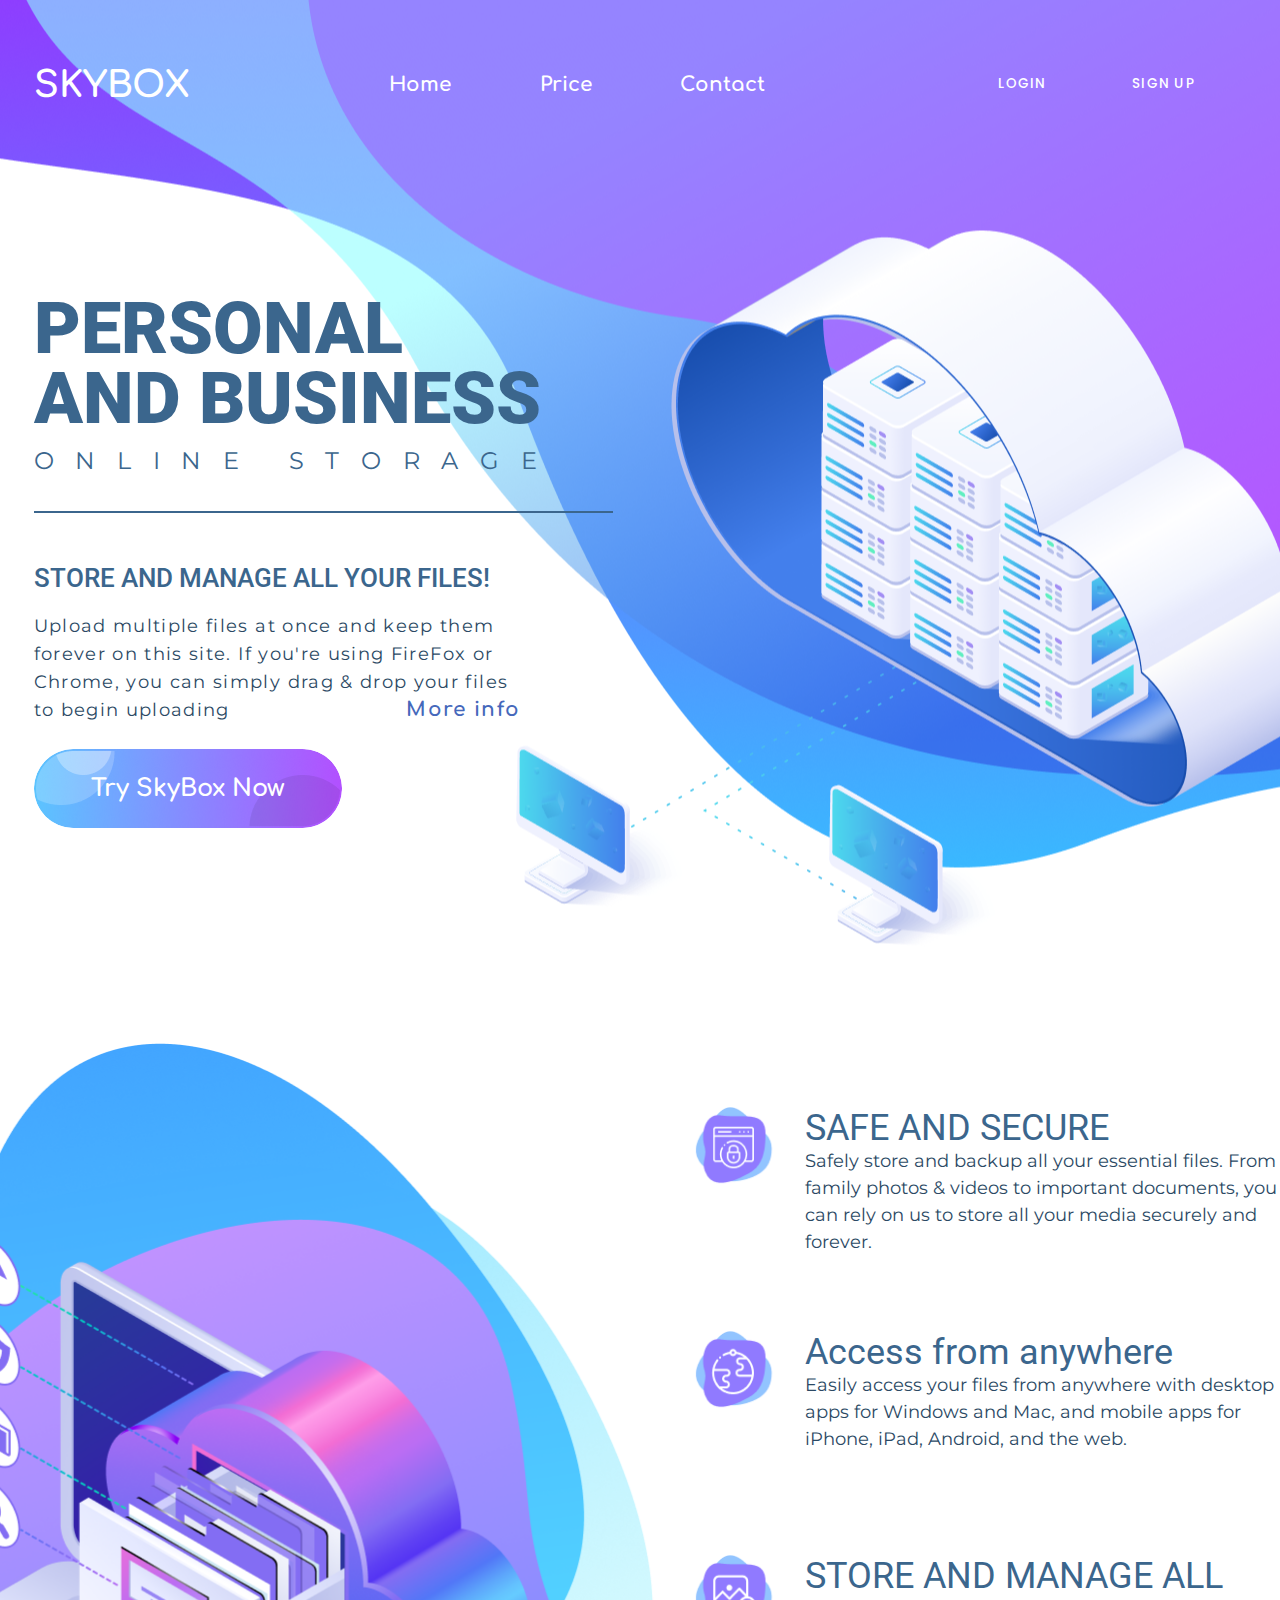
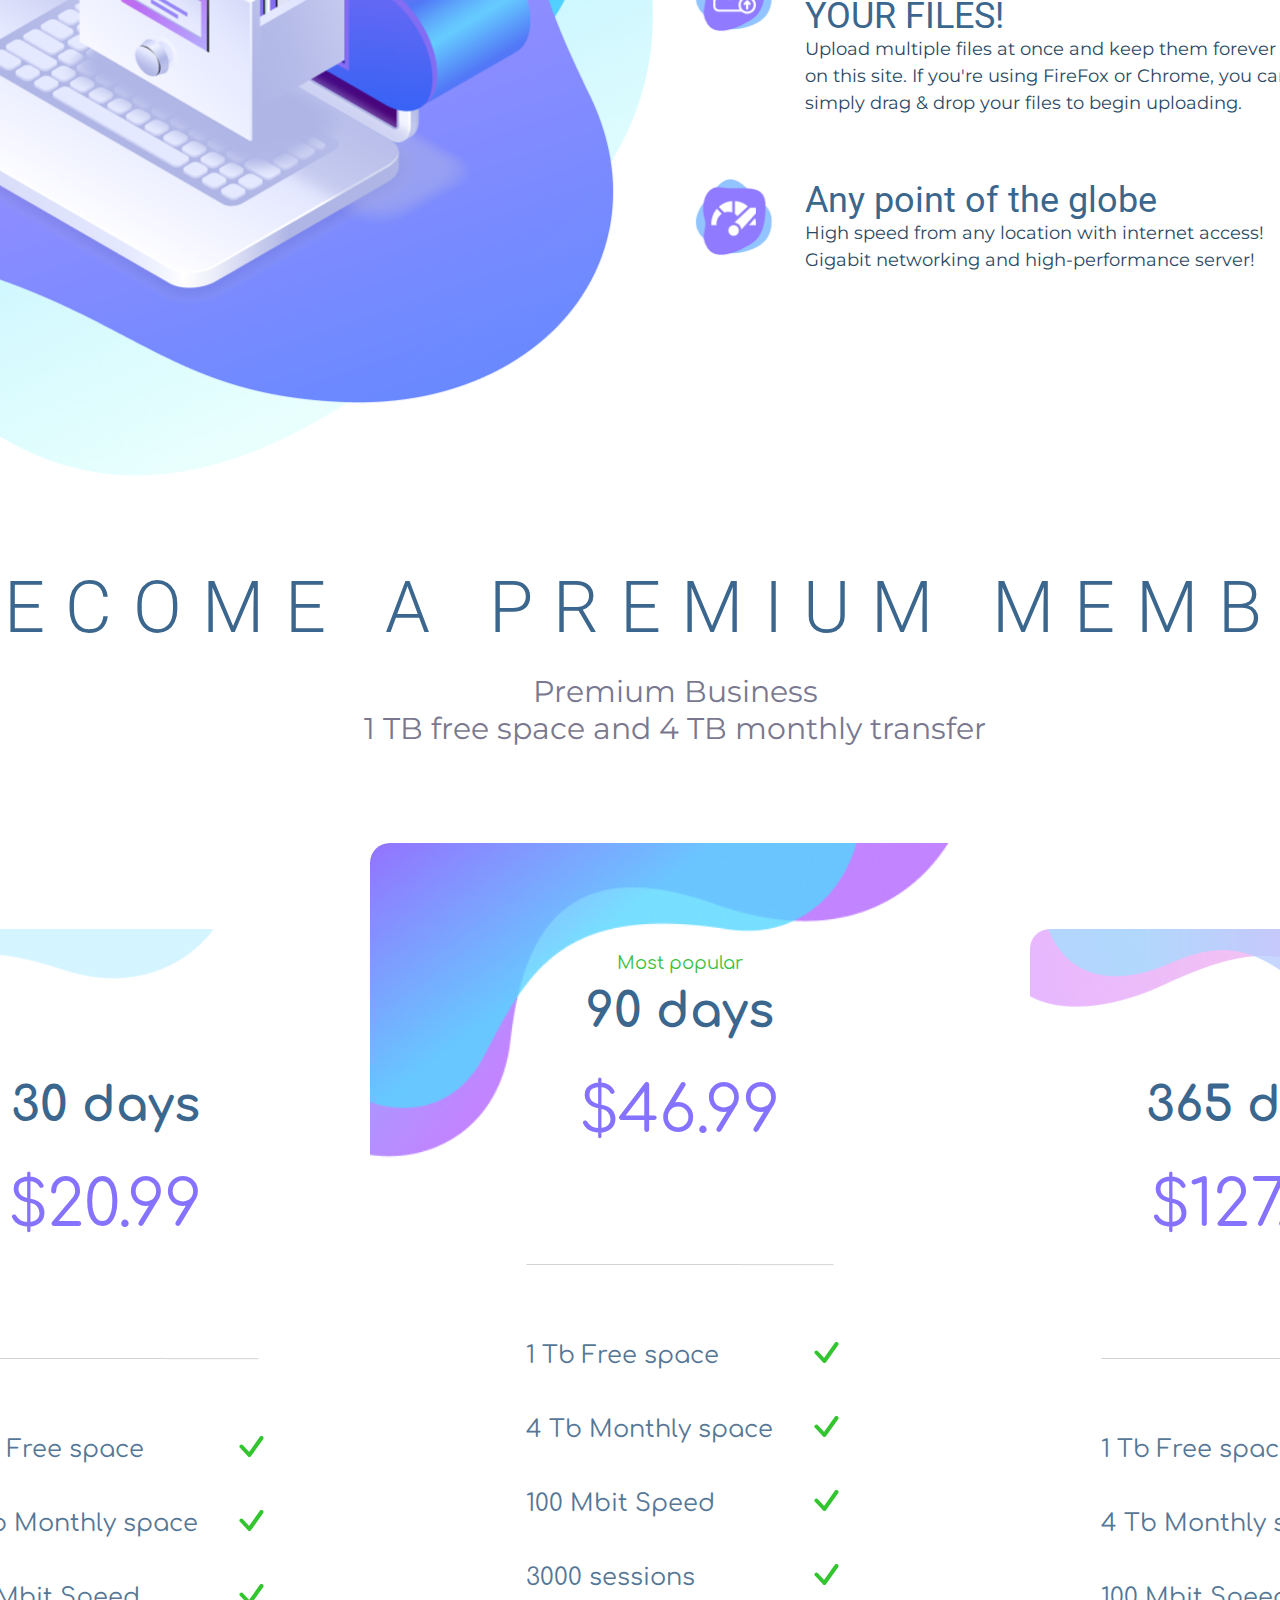
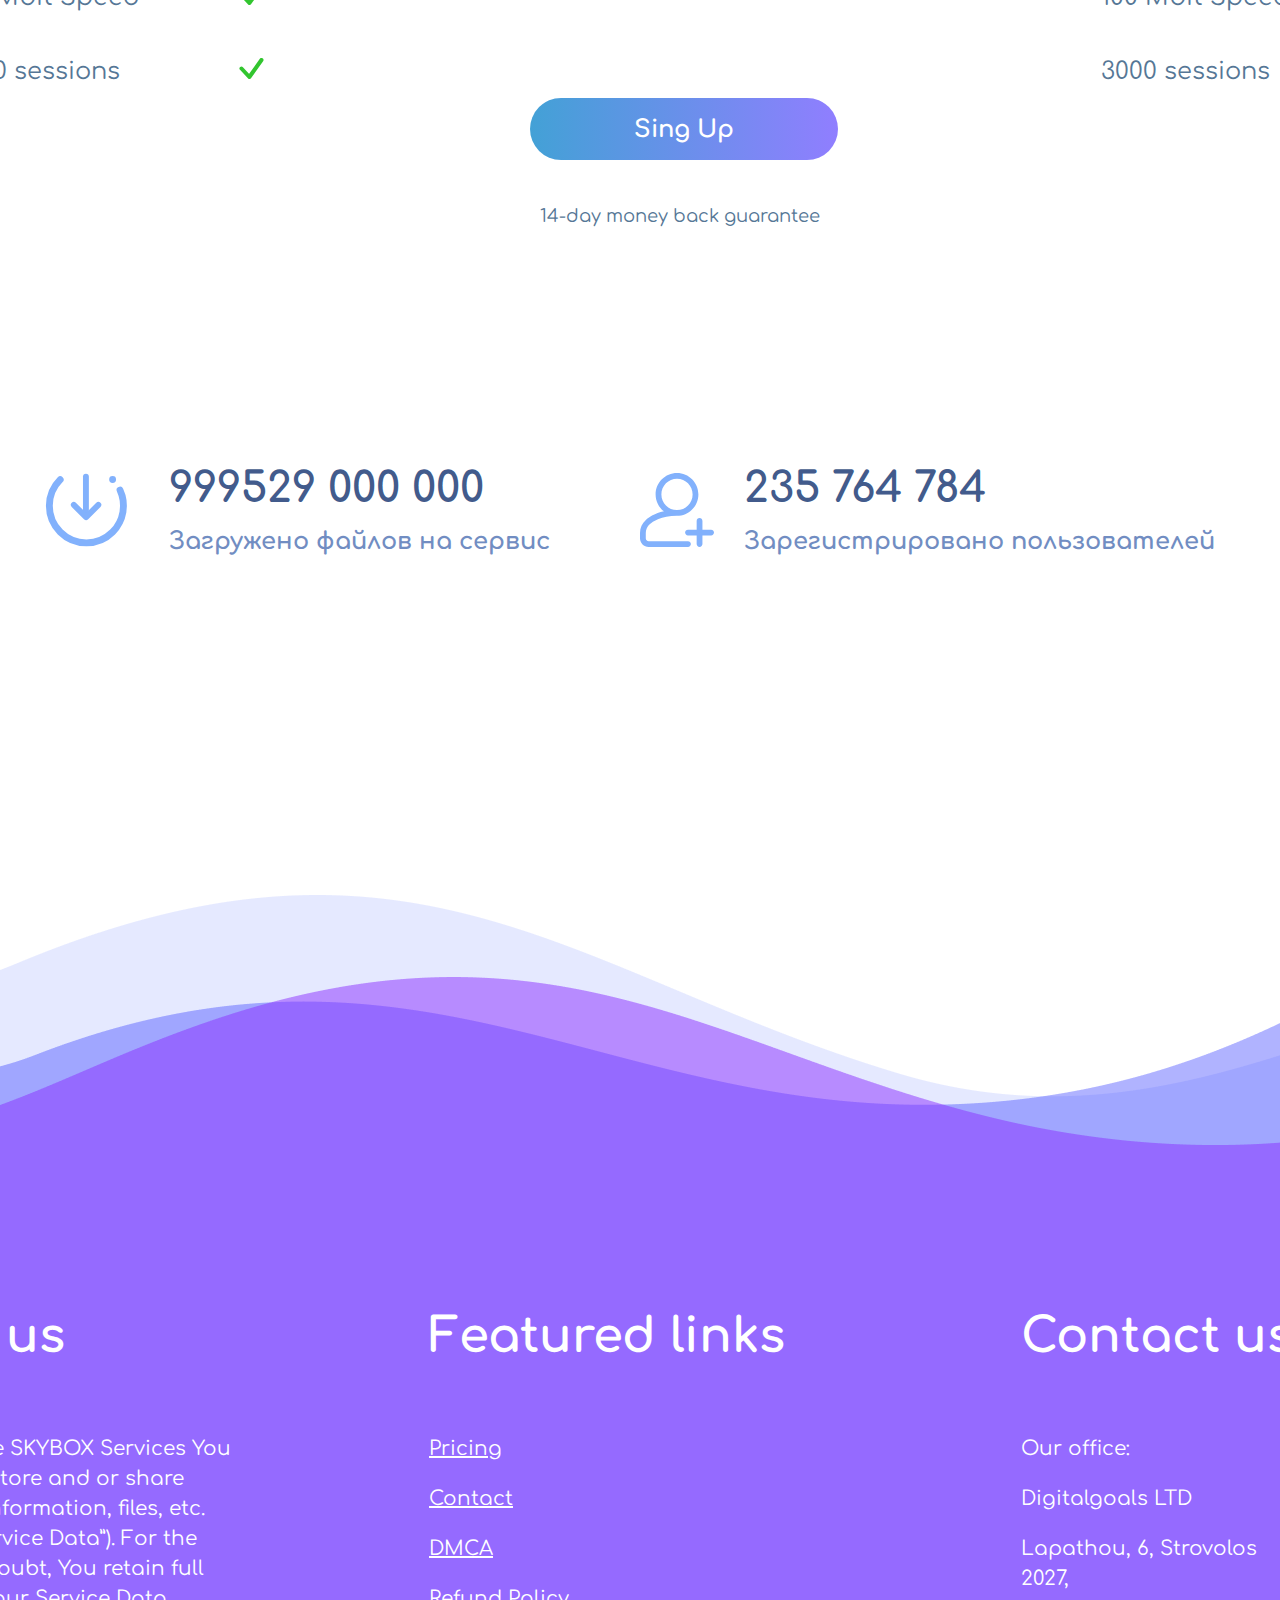
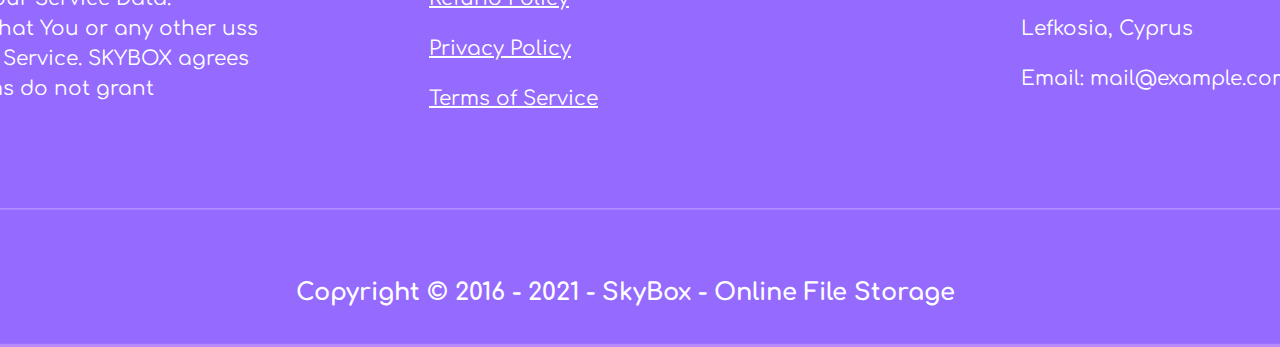
<file: SKY/index.html>
<!DOCTYPE html>
<html lang="en">
<head>
    <meta charset="UTF-8">
    <meta http-equiv="X-UA-Compatible" content="IE=edge">
    <meta name="viewport" content="width=device-width, initial-scale=1.0">
    <link rel="stylesheet" href="assets/css/style.css">
    <title>SkyBox</title>
</head>
<body>
    <section class="main__section" id="main">
        <div class="content__wrapper">
            <header class="header">
                <div class="header__container">
                    <a href="#main" class="header__logo">skybox</a>
                    <nav class="header__nav">
                        <a href="index.html" class="nav__item">Home</a>
                        <a href="price.html" class="nav__item">Price</a>
                        <a href="contact.html" class="nav__item">Contact</a>
                    </nav>
                    <div class="header__log">
                        <a href="login.html" class="log__btn">Login</a>
                        <a href="register.html" class="log__btn">Sign up</a>
                    </div>
                </div>
            </header>
            <div class="main__offer">
                <h1>Personal and Business</h1>
                <h2>Online storage</h2>
                <img src="assets/images/index/LineSec1.png" alt="Line">
                <p class="offer__title">STORE AND MANAGE ALL YOUR Files!</p>
                <p class="offer__text">Upload multiple files at once and keep them forever on this site. If you're using FireFox or Chrome, you can simply drag & drop your files to begin uploading
                    <a href="#features">More info</a></p>
                <a href="price.html" class="main__btn">Try SkyBox Now</a>
            </div>
        </div>
    </section>
    <section class="features__section" id="features">
        <div class="content__wrapper">
            <div class="features__container">
                <img src="assets/images/index/Sec2Bg.png" alt="cloud__img" class="cloud__image">
                <div class="feature__container">
                    <div class="feature">
                        <img src="assets/images/index/SafeAndSecureIcon.png" alt="icon" class="feature__img">
                        <div class="feature__texts">
                            <p class="feature__title">SAFE AND SECURE</p>
                            <p class="feature__text">Safely store and backup all your essential files. From family photos & videos to important documents, you can rely on us to store all your media securely and forever.</p>
                        </div>
                    </div>
                    <div class="feature">
                        <img src="assets/images/index/AccessFromAnywhere.png" alt="icon" class="feature__img">
                        <div class="feature__texts">
                            <p class="feature__title">Access from anywhere</p>
                            <p class="feature__text">Easily access your files from anywhere with desktop apps for Windows and Mac, and mobile apps for iPhone, iPad, Android, and the web.</p>
                        </div>
                    </div>
                    <div class="feature">
                        <img src="assets/images/index/StoreAndManage.png" alt="icon" class="feature__img">
                        <div class="feature__texts">
                            <p class="feature__title">STORE AND MANAGE ALL YOUR FILES!</p>
                            <p class="feature__text">Upload multiple files at once and keep them forever on this site. If you're using FireFox or Chrome, you can simply drag & drop your files to begin uploading.</p>
                        </div>
                    </div>
                    <div class="feature">
                        <img src="assets/images/index/AnyPointGlobe.png" alt="icon" class="feature__img">
                        <div class="feature__texts">
                            <p class="feature__title">Any point of the globe</p>
                            <p class="feature__text">High speed from any location with internet access! Gigabit networking and high-performance server!</p>
                        </div>
                    </div> 
                </div>
            </div>
        </div>
    </section>
    <section class="price__section" id="price">
        <div class="price__title">
            <p class="price__name">Become a PREMIUM MEMBER</p>
            <p class="price__text">Premium Business<br>1 TB free space and 4 TB monthly transfer</p>
        </div>
        <div class="price__row">
            <img src="assets/images/index/Sec3Bg.png" alt="sec3">
            <div class="row__column1">
                <img src="assets/images/index/FirstMembershipBg.png" alt="column1" class="column__img">
                <p class="column__days">30 days</p>
                <p class="column__price">$20.99</p>
                <img src="assets/images/index/SmallLineMembership.png" alt="line" class="column__line">
                <ul>
                    <li>1 Tb Free space</li>
                    <li>4 Tb Monthly space</li>
                    <li>100 Mbit Speed</li>
                    <li>3000 sessions</li>
                </ul>
            </div>
            <div class="row__column2">
                <img src="assets/images/index/SecondMembershipBg.png" alt="column2" class="column2__img">
                <p class="column__rec">Most popular</p>
                <p class="column__days">90 days</p>
                <p class="column__price">$46.99</p>
                <img src="assets/images/index/SmallLineMembership.png" alt="line" class="column__line">
                <ul>
                    <li>1 Tb Free space</li>
                    <li>4 Tb Monthly space</li>
                    <li>100 Mbit Speed</li>
                    <li>3000 sessions</li>
                </ul>
                <a href="register.html" class="price__btn">Sing Up</a>
                <p class="price__cashback">14-day money back guarantee</p>
            </div>
            <div class="row__column3">
                <img src="assets/images/index/ThirdMembershipBg.png" alt="column3" class="column3__img">
                <p class="column3__days">365 days</p>
                <p class="column__price">$127.99</p>
                <img src="assets/images/index/SmallLineMembership.png" alt="line" class="column__line">
                <ul>
                    <li>1 Tb Free space</li>
                    <li>4 Tb Monthly space</li>
                    <li>100 Mbit Speed</li>
                    <li>3000 sessions</li>
                </ul>
            </div>
        </div>
    </section>
    <section class="download__section" id="download">
        <div class="download__container">
            <div class="content__wrapper">
                <div class="blocks__container">
                    <div class="download__block">
                        <img src="assets/images/index/IconDownloaded.svg" alt="download">
                        <div class="block__texts">
                            <p class="block__number">999529 000 000</p>
                            <p class="block__text">Загружено файлов на сервис</p>
                        </div>
                    </div>
                    <div class="download__block">
                        <img src="assets/images/index/RegisteredUsers.svg" alt="register" class="block__icon">
                        <div class="block__texts">
                            <p class="block__number">235 764 784</p>
                            <p class="block__text">Зарегистрировано пользователей</p>
                        </div>
                    </div>
                </div>
            </div>
        </div>
    </section>
    <footer class="footer__section">
        <div class="footer__container">
            <div class="columns__container">
                <div class="column1__container">
                    <p class="column__title">About us</p>
                    <p class="column__text">When using the SKYBOX Services You may transmit, store and or share certain data, information, files, etc. (altogether “Service Data”). For the avoidance of doubt, You retain full ownership of Your Service Data. SKYBOX doea that You or any other uss while using the Service. SKYBOX agrees that these Terms do not grant</p>
                </div>
                <div class="column2__container">
                    <p class="column__title">Featured links</p>
                    <a href="price.html" class="column__share">Pricing</a>
                    <a href="contact.html" class="column__share">Contact</a>
                    <a href="faq.html" class="column__share">DMCA</a>
                    <a href="#" class="column__share">Refund Policy</a>
                    <a href="#" class="column__share">Privacy Policy</a>
                    <a href="#" class="column__share">Terms of Service</a>
                </div>
                <div class="column3__container">
                    <p class="column__title">Contact us</p>
                    <p class="column3__text">Our office:</p>
                    <p class="column3__text">Digitalgoals LTD</p>
                    <p class="column3__text">Lapathou, 6, Strovolos 2027,</p>
                    <p class="column3__text">Lefkosia, Cyprus</p>
                    <p class="column3__text">Email:<a href="mailto:mail@example.com" class="column__email"> mail@example.com</a></p>
                </div>
            </div>
            <img src="assets/images/index/FooterLine.png" alt="line2">
            <p class="copyright__text">Copyright © 2016 - 2021 - SkyBox - Online File Storage</p>
        </div>
    </footer>
</body>
</html>
</file>
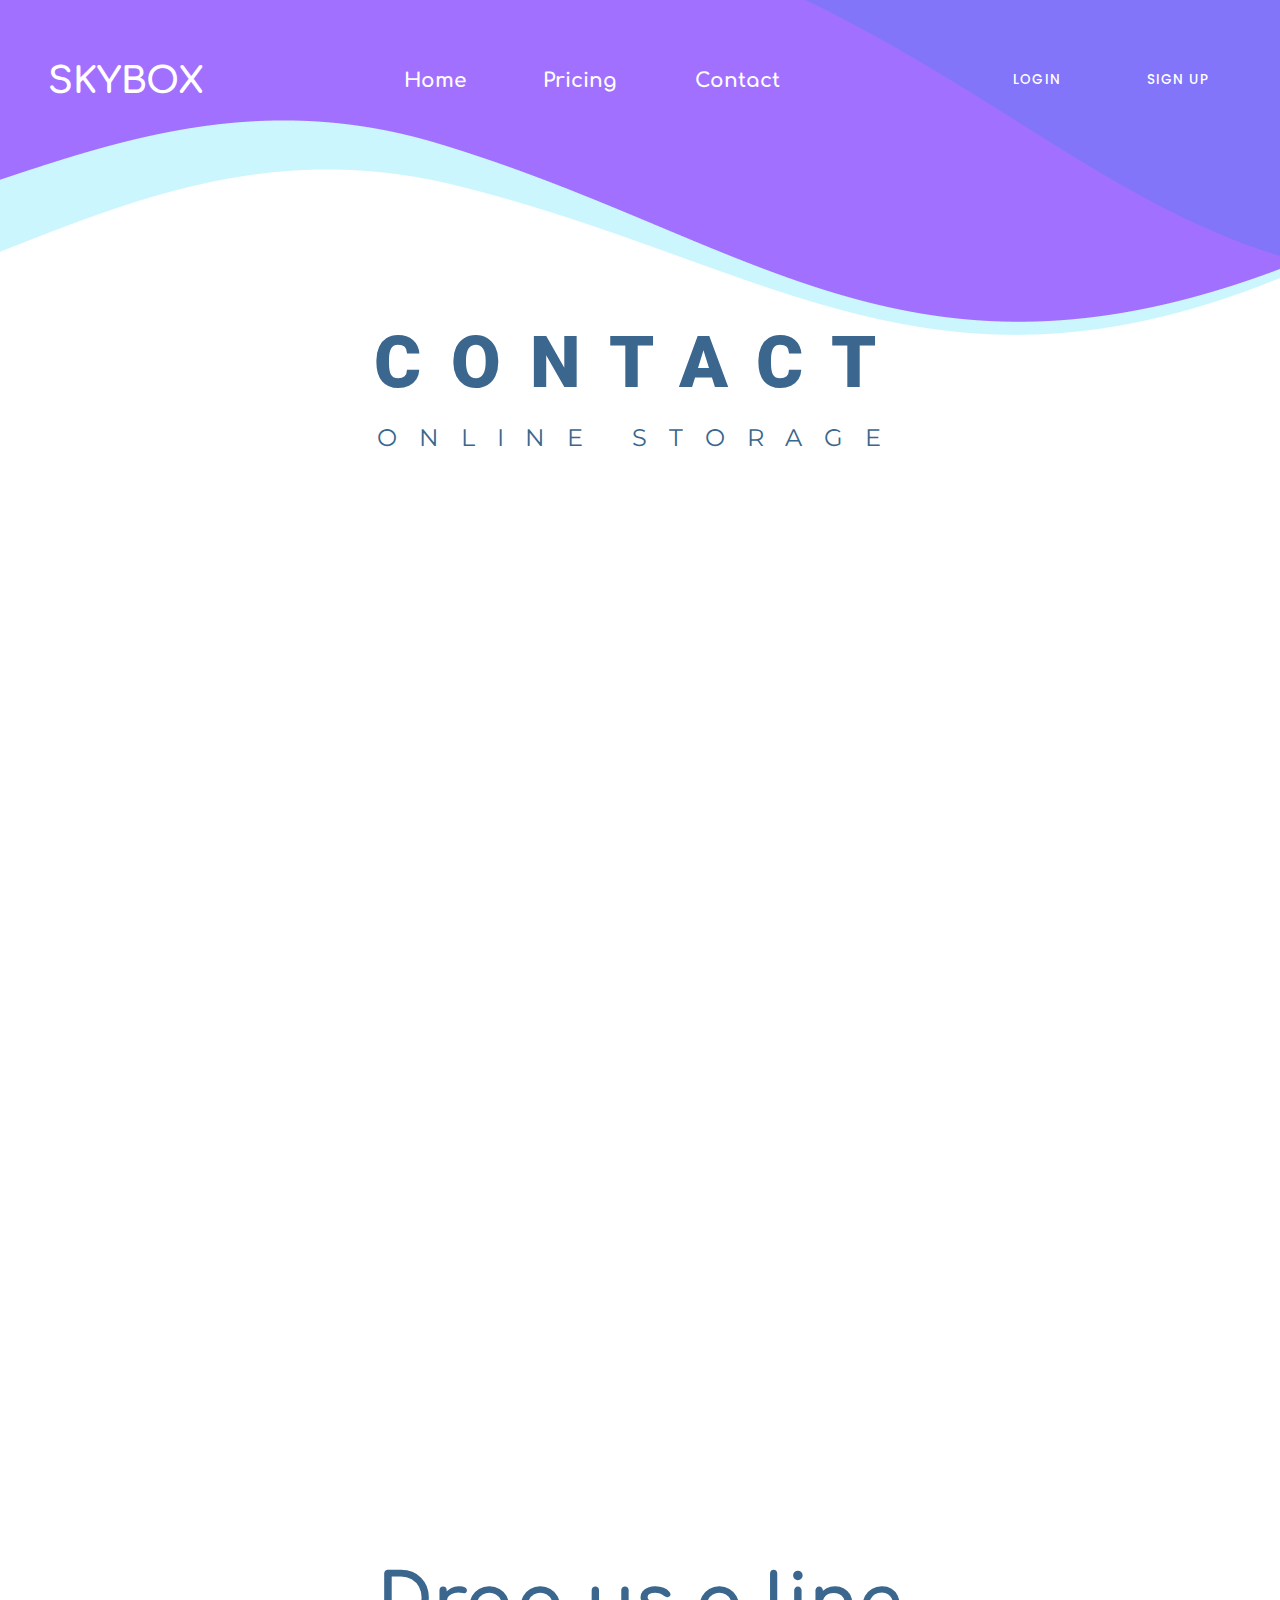
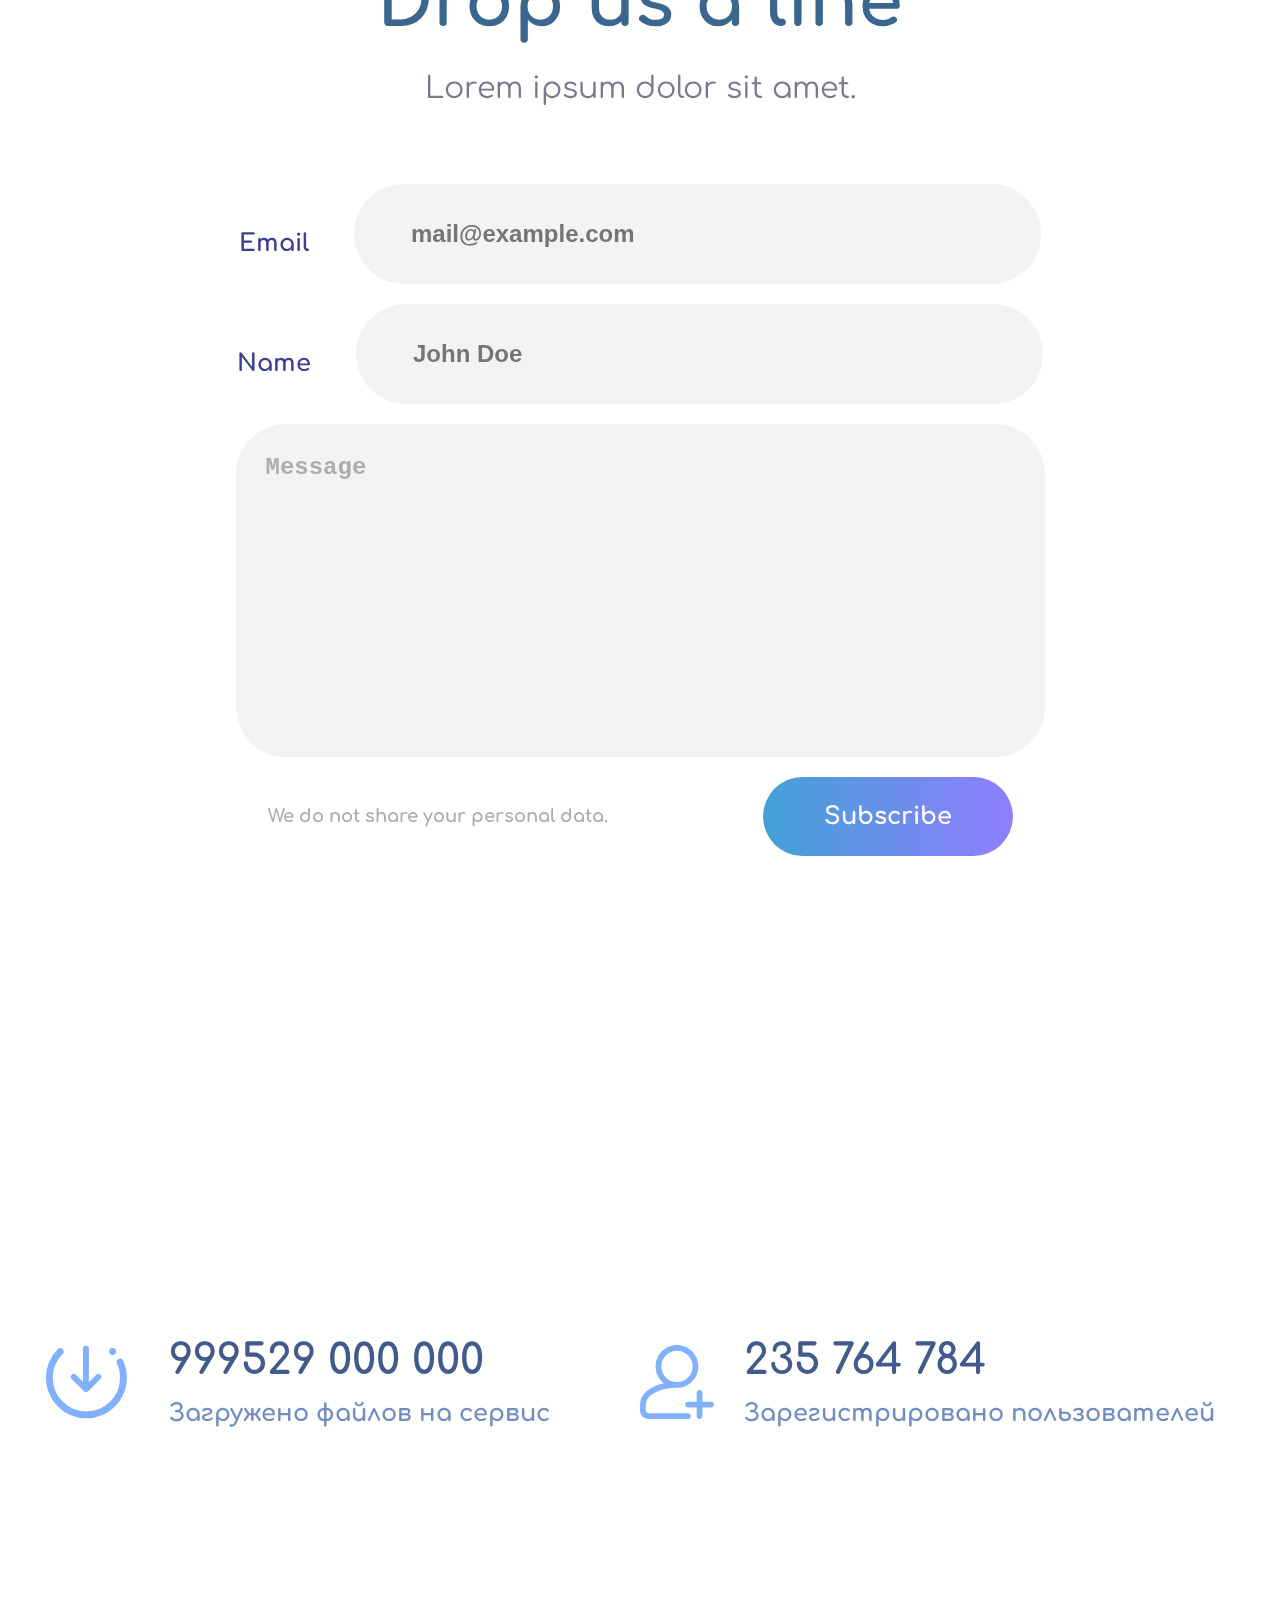
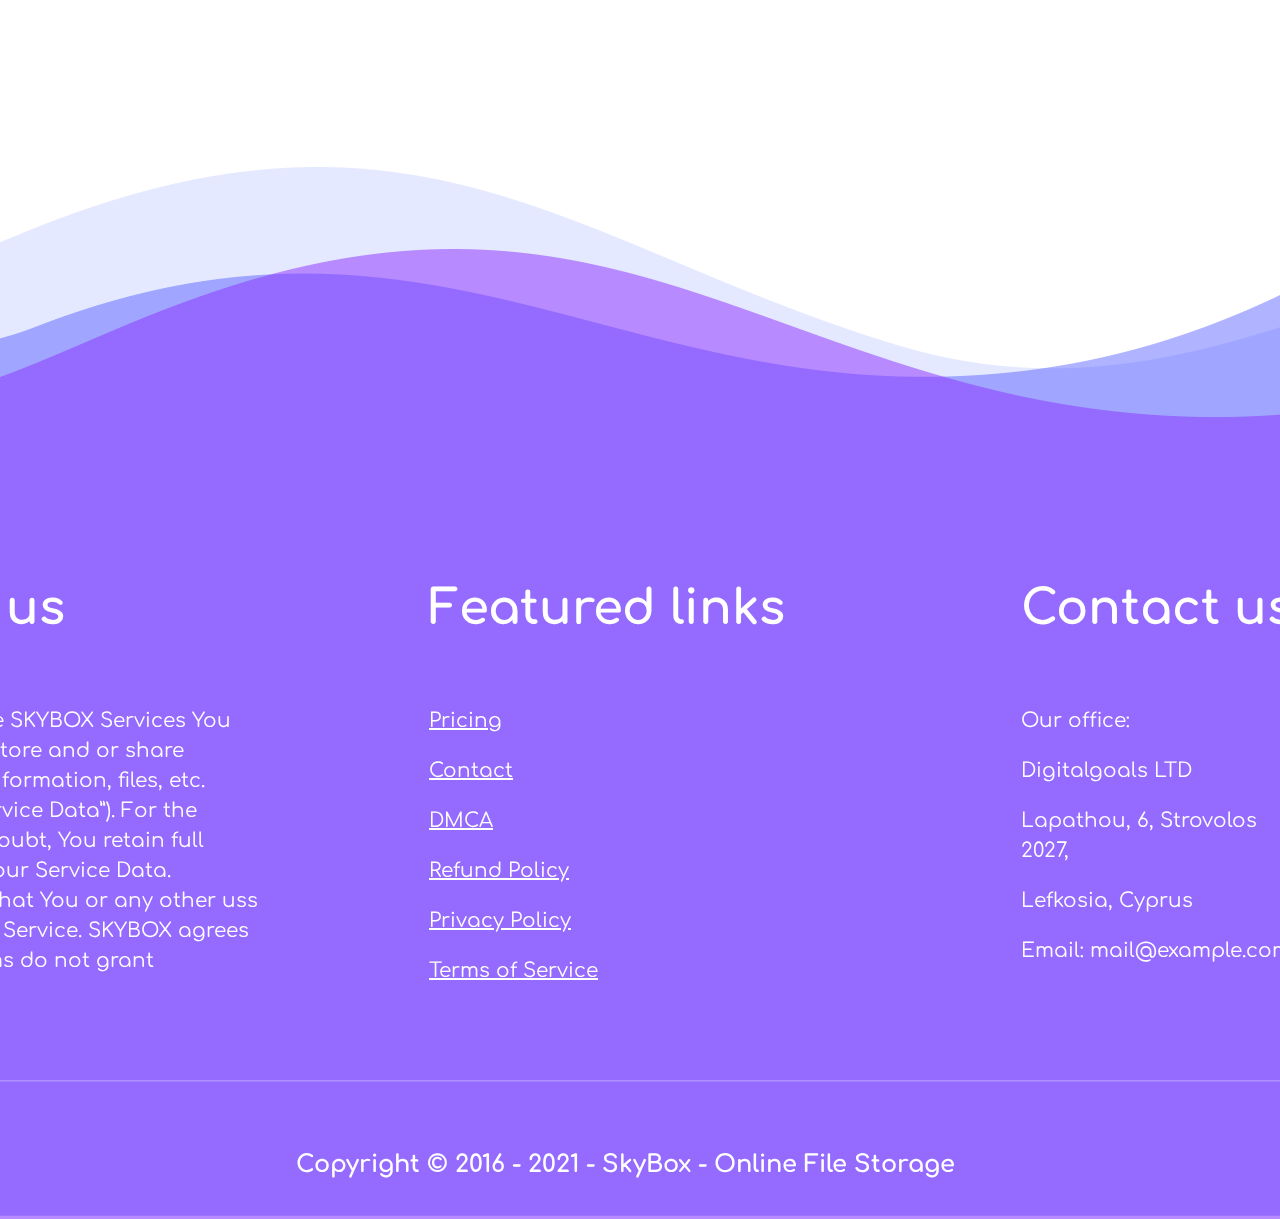
<file: SKY/contact.html>
<!DOCTYPE html>
<html lang="en">
<head>
    <meta charset="UTF-8">
    <meta http-equiv="X-UA-Compatible" content="IE=edge">
    <meta name="viewport" content="width=device-width, initial-scale=1.0">
    <link rel="stylesheet" href="assets/css/contact.css">
    <title>SkyBox</title>
</head>
<body>
    <header class="header">
        <div class="header__container">
            <a href="#main" class="header__logo">SkyBox</a>
            <nav class="header__nav">
                <a href="index.html" class="nav__item">Home</a>
                <a href="#" class="nav__item">Pricing</a>
                <a href="#" class="nav__item">Contact</a>
            </nav>
            <div class="header__log">
                <a href="login.html" class="div log__btn">Login</a>
                <a href="register.html" class="div log__btn">Sign up</a>
            </div>
        </div>
    </header>
    <section class="contact__section">
        <div class="contact__container">
            <p class="contact__title">Contact</p>
            <p class="contact__name">Online storage</p>
            <iframe src="https://www.google.com/maps/embed?pb=!1m18!1m12!1m3!1d2252.559807315096!2d51.79394541551187!3d55.62707480914987!2m3!1f0!2f0!3f0!3m2!1i1024!2i768!4f13.1!3m3!1m2!1s0x415f93726cd900db%3A0x6466deefbe381af3!2z0J3QuNC20L3QtdC60LDQvNGB0LrQuNC5INC40L3QtNGD0YHRgtGA0LjQsNC70YzQvdGL0Lkg0YLQtdGF0L3QuNC60YPQvA!5e0!3m2!1sru!2sru!4v1649683879315!5m2!1sru!2sru" width="1920" height="838" style="border:0;" allowfullscreen="" loading="lazy" referrerpolicy="no-referrer-when-downgrade"></iframe>
        </div>
    </section>
    <section class="drop__section">
        <div class="drop__container">
            <p class="drop__title">Drop us a line</p>
            <p class="drop__name">Lorem ipsum dolor sit amet.</p>
            <div>
                <p class="drop__text">Email</p>
                <input type="email" required placeholder="mail@example.com" class="drop__email_contact">
            </div>
            <div>
                <p class="drop__text">Name</p>
                <input type="text" required placeholder="John Doe" class="drop__name_contact">
            </div>
            <textarea cols="30" rows="10" placeholder="Message"></textarea>
            <div>
                <p class="drop__subtitle">We do not share your personal data.</p>
                <a href="#">Subscribe</a>
            </div>
        </div>
    </section>
    <section class="download__section" id="download">
        <div class="download__container">
            <div class="content__wrapper">
                <div class="blocks__container">
                    <div class="download__block">
                        <img src="assets/images/index/IconDownloaded.svg" alt="download">
                        <div class="block__texts">
                            <p class="block__number">999529 000 000</p>
                            <p class="block__text">Загружено файлов на сервис</p>
                        </div>
                    </div>
                    <div class="download__block">
                        <img src="assets/images/index/RegisteredUsers.svg" alt="register" class="block__icon">
                        <div class="block__texts">
                            <p class="block__number">235 764 784</p>
                            <p class="block__text">Зарегистрировано пользователей</p>
                        </div>
                    </div>
                </div>
            </div>
        </div>
    </section>
    <footer class="footer__section">
        <div class="footer__container">
            <div class="columns__container">
                <div class="column1__container">
                    <p class="column__title">About us</p>
                    <p class="column__text">When using the SKYBOX Services You may transmit, store and or share certain data, information, files, etc. (altogether “Service Data”). For the avoidance of doubt, You retain full ownership of Your Service Data. SKYBOX doea that You or any other uss while using the Service. SKYBOX agrees that these Terms do not grant</p>
                </div>
                <div class="column2__container">
                    <p class="column__title">Featured links</p>
                    <a href="price.html" class="column__share">Pricing</a>
                    <a href="contact.html" class="column__share">Contact</a>
                    <a href="faq.html" class="column__share">DMCA</a>
                    <a href="#" class="column__share">Refund Policy</a>
                    <a href="#" class="column__share">Privacy Policy</a>
                    <a href="#" class="column__share">Terms of Service</a>
                </div>
                <div class="column3__container">
                    <p class="column__title">Contact us</p>
                    <p class="column3__text">Our office:</p>
                    <p class="column3__text">Digitalgoals LTD</p>
                    <p class="column3__text">Lapathou, 6, Strovolos 2027,</p>
                    <p class="column3__text">Lefkosia, Cyprus</p>
                    <p class="column3__text">Email:<a href="mailto:mail@example.com" class="column__email"> mail@example.com</a></p>
                </div>
            </div>
            <img src="assets/images/index/FooterLine.png" alt="line2">
            <p class="copyright__text">Copyright © 2016 - 2021 - SkyBox - Online File Storage</p>
        </div>
    </footer>
</body>
</html>
</file>
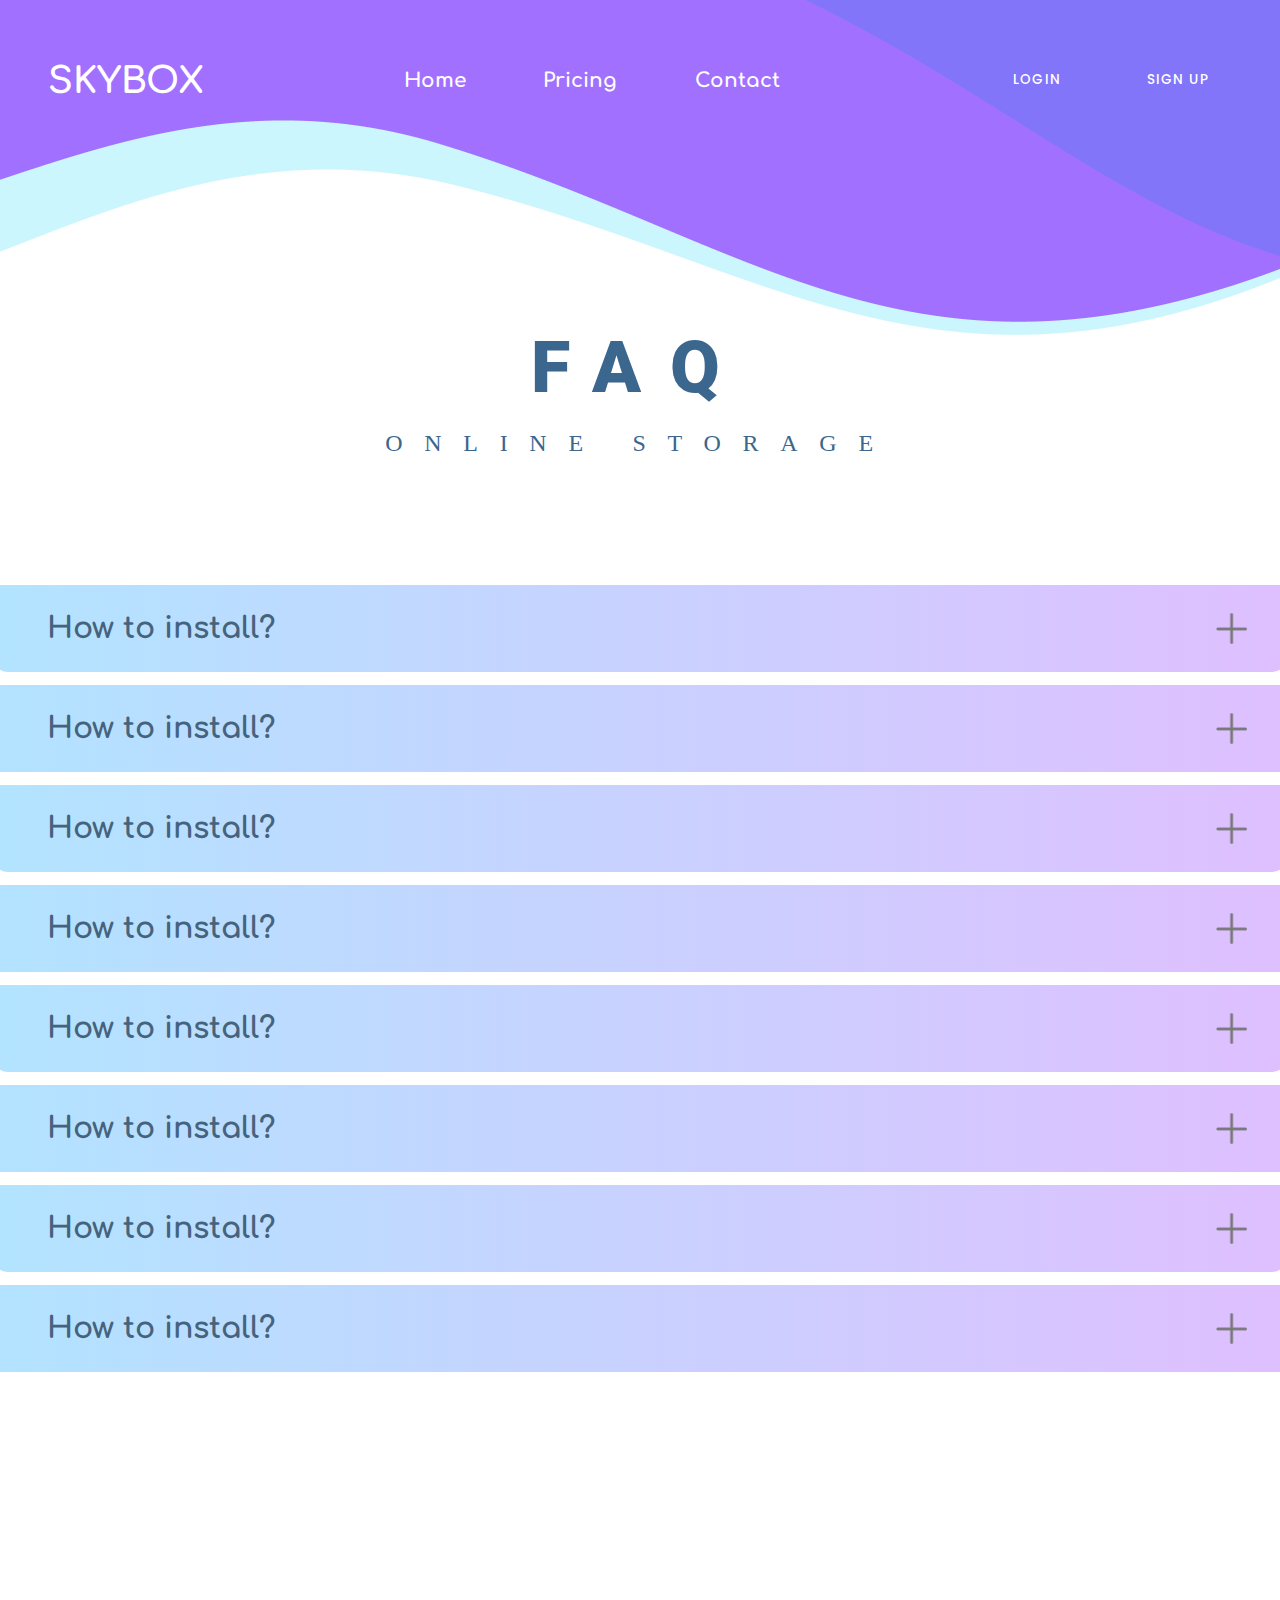
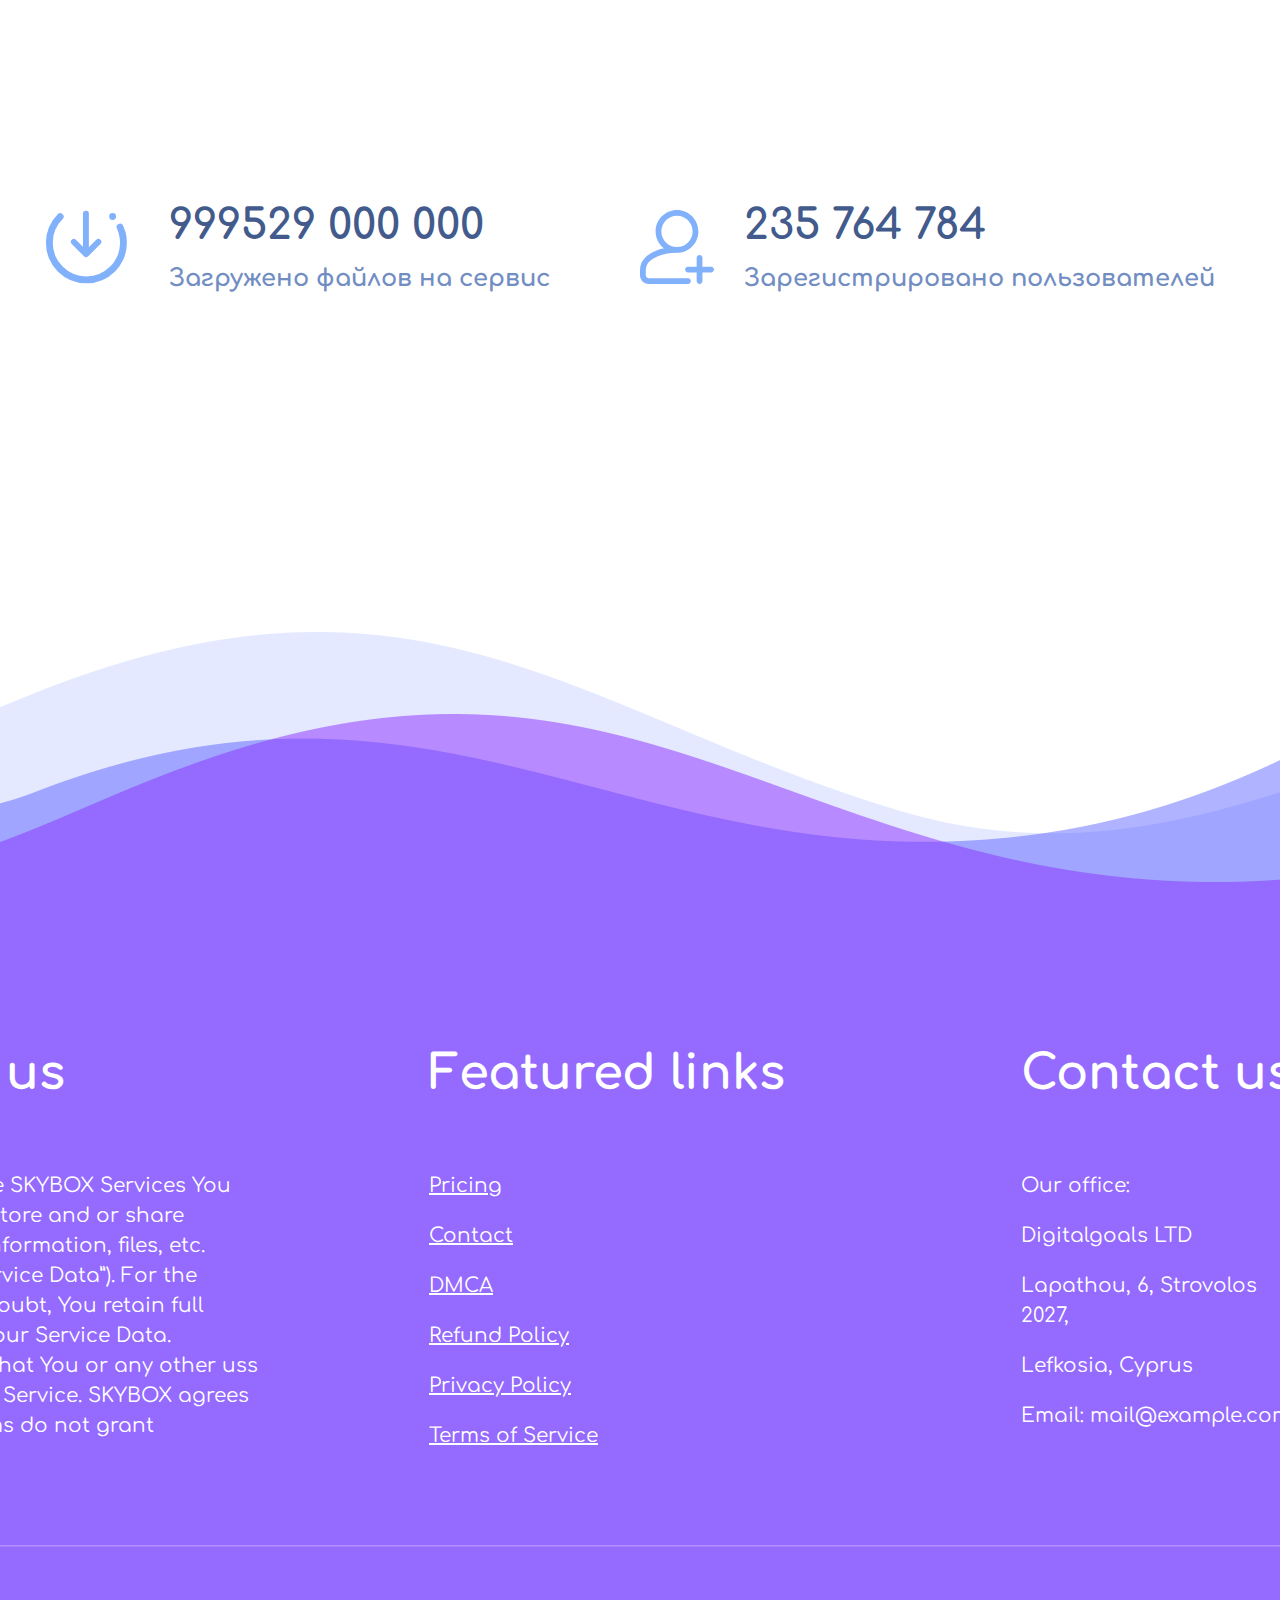
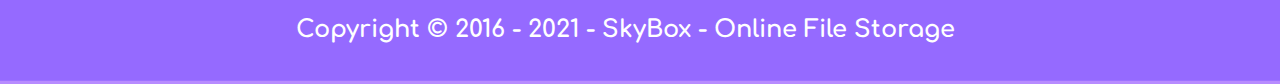
<file: SKY/faq.html>
<!DOCTYPE html>
<html lang="en">
<head>
    <meta charset="UTF-8">
    <meta http-equiv="X-UA-Compatible" content="IE=edge">
    <meta name="viewport" content="width=device-width, initial-scale=1.0">
    <link rel="stylesheet" href="assets/css/faq.css">
    <title>SkyBox</title>
</head>
<body>
    <header class="header">
        <div class="header__container">
            <a href="#main" class="header__logo">SkyBox</a>
            <nav class="header__nav">
                <a href="index.html" class="nav__item">Home</a>
                <a href="price.html" class="nav__item">Pricing</a>
                <a href="contact.html" class="nav__item">Contact</a>
            </nav>
            <div class="header__log">
                <a href="login.html" class="log__btn">Login</a>
                <a href="register.html" class="log__btn">Sign up</a>
            </div>
        </div>
    </header>
    <section class="faq__section" id="faq">
        <div class="faq__container">
            <p class="faq__title">FAQ</p>
            <p class="faq__name">Online storage</p>
            <div class="faq__questions">
                <div class="faq__div1 B2E4">
                    <p class="faq__text">How to install?</p>
                    <div class="faq__div2"></div>
                </div>
                <p class=" faq__answer">Orci nibh faucibus nunc aliquet diam. Neque quis dignissim ipsum eget sed massa feugiat sit nibh. Pretium eget morbi tincidunt justo, mattis tincidunt facilisis lorem. Commodo, sit enim, amet fringilla in proin purus. Et odio arcu libero at sed quam tempor, neque. Scelerisque arcu vel vehicula eget posuere. Sed urna velit aliquam in pharetra. Tempus libero elit ac hac et morbi. Sed viverra vel adipiscing mauris, congue tincidunt integer. Sed gravida in cursus pellentesque odio.</p>
            </div>
            <div class="faq__questions">
                <div class="faq__div1 B2E3">
                    <p class="faq__text">How to install?</p>
                    <div class="faq__div2"></div>
                </div>
                <p class="faq__answer">Orci nibh faucibus nunc aliquet diam. Neque quis dignissim ipsum eget sed massa feugiat sit nibh. Pretium eget morbi tincidunt justo, mattis tincidunt facilisis lorem. Commodo, sit enim, amet fringilla in proin purus. Et odio arcu libero at sed quam tempor, neque. Scelerisque arcu vel vehicula eget posuere. Sed urna velit aliquam in pharetra. Tempus libero elit ac hac et morbi. Sed viverra vel adipiscing mauris, congue tincidunt integer. Sed gravida in cursus pellentesque odio.</p>
            </div>
            <div class="faq__questions">
                <div class="faq__div1 B2E4">
                    <p class="faq__text">How to install?</p>
                    <div class="faq__div2"></div>
                </div>
                <p class="faq__answer">Orci nibh faucibus nunc aliquet diam. Neque quis dignissim ipsum eget sed massa feugiat sit nibh. Pretium eget morbi tincidunt justo, mattis tincidunt facilisis lorem. Commodo, sit enim, amet fringilla in proin purus. Et odio arcu libero at sed quam tempor, neque. Scelerisque arcu vel vehicula eget posuere. Sed urna velit aliquam in pharetra. Tempus libero elit ac hac et morbi. Sed viverra vel adipiscing mauris, congue tincidunt integer. Sed gravida in cursus pellentesque odio.</p>
            </div>
            <div class="faq__questions">
                <div class="faq__div1 B2E3">
                    <p class="faq__text">How to install?</p>
                    <div class="faq__div2"></div>
                </div>
                <p class="faq__answer">Orci nibh faucibus nunc aliquet diam. Neque quis dignissim ipsum eget sed massa feugiat sit nibh. Pretium eget morbi tincidunt justo, mattis tincidunt facilisis lorem. Commodo, sit enim, amet fringilla in proin purus. Et odio arcu libero at sed quam tempor, neque. Scelerisque arcu vel vehicula eget posuere. Sed urna velit aliquam in pharetra. Tempus libero elit ac hac et morbi. Sed viverra vel adipiscing mauris, congue tincidunt integer. Sed gravida in cursus pellentesque odio.</p>
            </div>
            <div class="faq__questions">
                <div class="faq__div1 B2E4">
                    <p class="faq__text">How to install?</p>
                    <div class="faq__div2"></div>
                </div>
                <p class="faq__answer">Orci nibh faucibus nunc aliquet diam. Neque quis dignissim ipsum eget sed massa feugiat sit nibh. Pretium eget morbi tincidunt justo, mattis tincidunt facilisis lorem. Commodo, sit enim, amet fringilla in proin purus. Et odio arcu libero at sed quam tempor, neque. Scelerisque arcu vel vehicula eget posuere. Sed urna velit aliquam in pharetra. Tempus libero elit ac hac et morbi. Sed viverra vel adipiscing mauris, congue tincidunt integer. Sed gravida in cursus pellentesque odio.</p>
            </div>
            <div class="faq__questions">
                <div class="faq__div1 B2E3">
                    <p class="faq__text">How to install?</p>
                    <div class="faq__div2"></div>
                </div>
                <p class="faq__answer">Orci nibh faucibus nunc aliquet diam. Neque quis dignissim ipsum eget sed massa feugiat sit nibh. Pretium eget morbi tincidunt justo, mattis tincidunt facilisis lorem. Commodo, sit enim, amet fringilla in proin purus. Et odio arcu libero at sed quam tempor, neque. Scelerisque arcu vel vehicula eget posuere. Sed urna velit aliquam in pharetra. Tempus libero elit ac hac et morbi. Sed viverra vel adipiscing mauris, congue tincidunt integer. Sed gravida in cursus pellentesque odio.</p>
            </div>
            <div class="faq__questions">
                <div class="faq__div1 B2E4">
                    <p class="faq__text">How to install?</p>
                    <div class="faq__div2"></div>
                </div>
                <p class="faq__answer">Orci nibh faucibus nunc aliquet diam. Neque quis dignissim ipsum eget sed massa feugiat sit nibh. Pretium eget morbi tincidunt justo, mattis tincidunt facilisis lorem. Commodo, sit enim, amet fringilla in proin purus. Et odio arcu libero at sed quam tempor, neque. Scelerisque arcu vel vehicula eget posuere. Sed urna velit aliquam in pharetra. Tempus libero elit ac hac et morbi. Sed viverra vel adipiscing mauris, congue tincidunt integer. Sed gravida in cursus pellentesque odio.</p>
            </div>
            <div class="faq__questions">
                <div class="faq__div1 B2E3">
                    <p class="faq__text">How to install?</p>
                    <div class="faq__div2"></div>
                </div>
                <p class="faq__answer">Orci nibh faucibus nunc aliquet diam. Neque quis dignissim ipsum eget sed massa feugiat sit nibh. Pretium eget morbi tincidunt justo, mattis tincidunt facilisis lorem. Commodo, sit enim, amet fringilla in proin purus. Et odio arcu libero at sed quam tempor, neque. Scelerisque arcu vel vehicula eget posuere. Sed urna velit aliquam in pharetra. Tempus libero elit ac hac et morbi. Sed viverra vel adipiscing mauris, congue tincidunt integer. Sed gravida in cursus pellentesque odio.</p>
            </div>
        </div>
    </section>
    <section class="download__section" id="download">
        <div class="download__container">
            <div class="content__wrapper">
                <div class="blocks__container">
                    <div class="download__block">
                        <img src="assets/images/index/IconDownloaded.svg" alt="download">
                        <div class="block__texts">
                            <p class="block__number">999529 000 000</p>
                            <p class="block__text">Загружено файлов на сервис</p>
                        </div>
                    </div>
                    <div class="download__block">
                        <img src="assets/images/index/RegisteredUsers.svg" alt="register" class="block__icon">
                        <div class="block__texts">
                            <p class="block__number">235 764 784</p>
                            <p class="block__text">Зарегистрировано пользователей</p>
                        </div>
                    </div>
                </div>
            </div>
        </div>
    </section>
    <footer class="footer__section">
        <div class="footer__container">
            <div class="columns__container">
                <div class="column1__container">
                    <p class="column__title">About us</p>
                    <p class="column__text">When using the SKYBOX Services You may transmit, store and or share certain data, information, files, etc. (altogether “Service Data”). For the avoidance of doubt, You retain full ownership of Your Service Data. SKYBOX doea that You or any other uss while using the Service. SKYBOX agrees that these Terms do not grant</p>
                </div>
                <div class="column2__container">
                    <p class="column__title">Featured links</p>
                    <a href="price.html" class="column__share">Pricing</a>
                    <a href="contact.html" class="column__share">Contact</a>
                    <a href="faq.html" class="column__share">DMCA</a>
                    <a href="#" class="column__share">Refund Policy</a>
                    <a href="#" class="column__share">Privacy Policy</a>
                    <a href="#" class="column__share">Terms of Service</a>
                </div>
                <div class="column3__container">
                    <p class="column__title">Contact us</p>
                    <p class="column3__text">Our office:</p>
                    <p class="column3__text">Digitalgoals LTD</p>
                    <p class="column3__text">Lapathou, 6, Strovolos 2027,</p>
                    <p class="column3__text">Lefkosia, Cyprus</p>
                    <p class="column3__text">Email:<a href="mailto:mail@example.com" class="column__email"> mail@example.com</a></p>
                </div>
            </div>
            <img src="assets/images/index/FooterLine.png" alt="line2">
            <p class="copyright__text">Copyright © 2016 - 2021 - SkyBox - Online File Storage</p>
        </div>
    </footer>
</body>
</html>
</file>
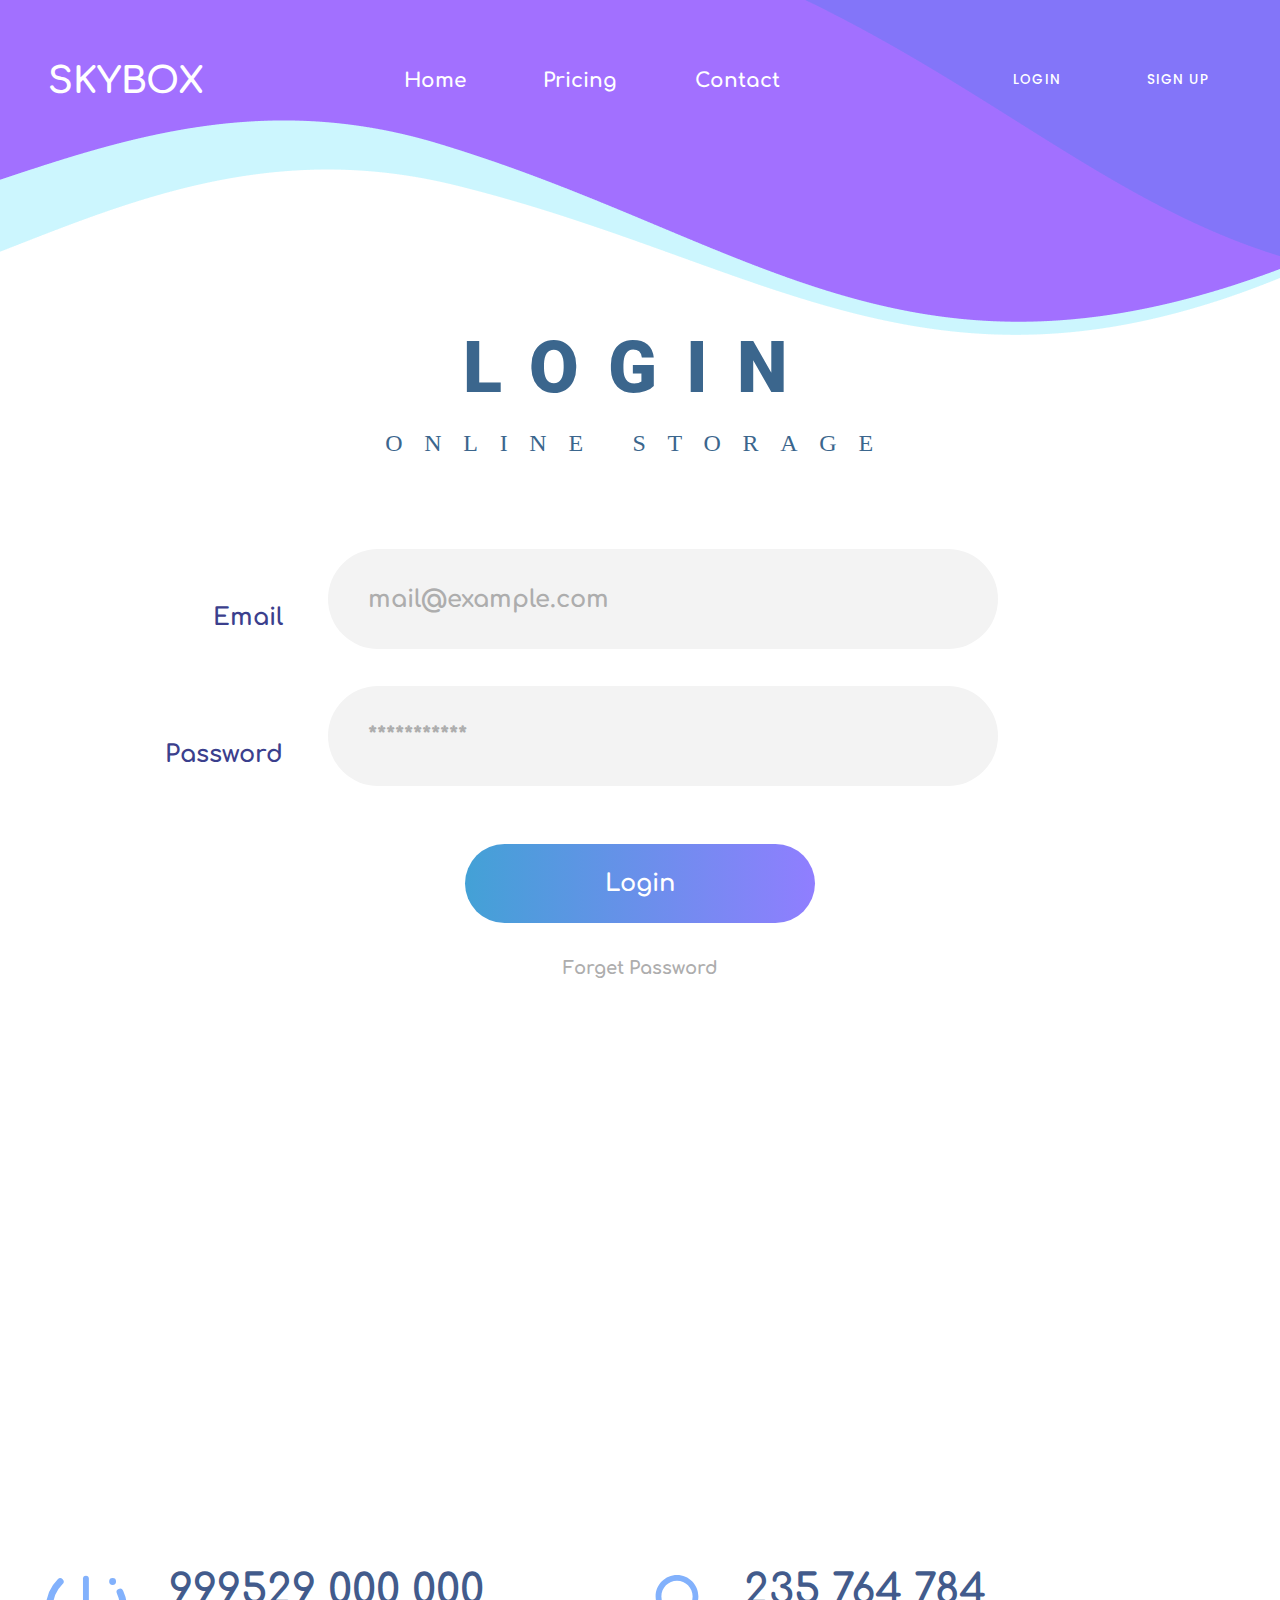
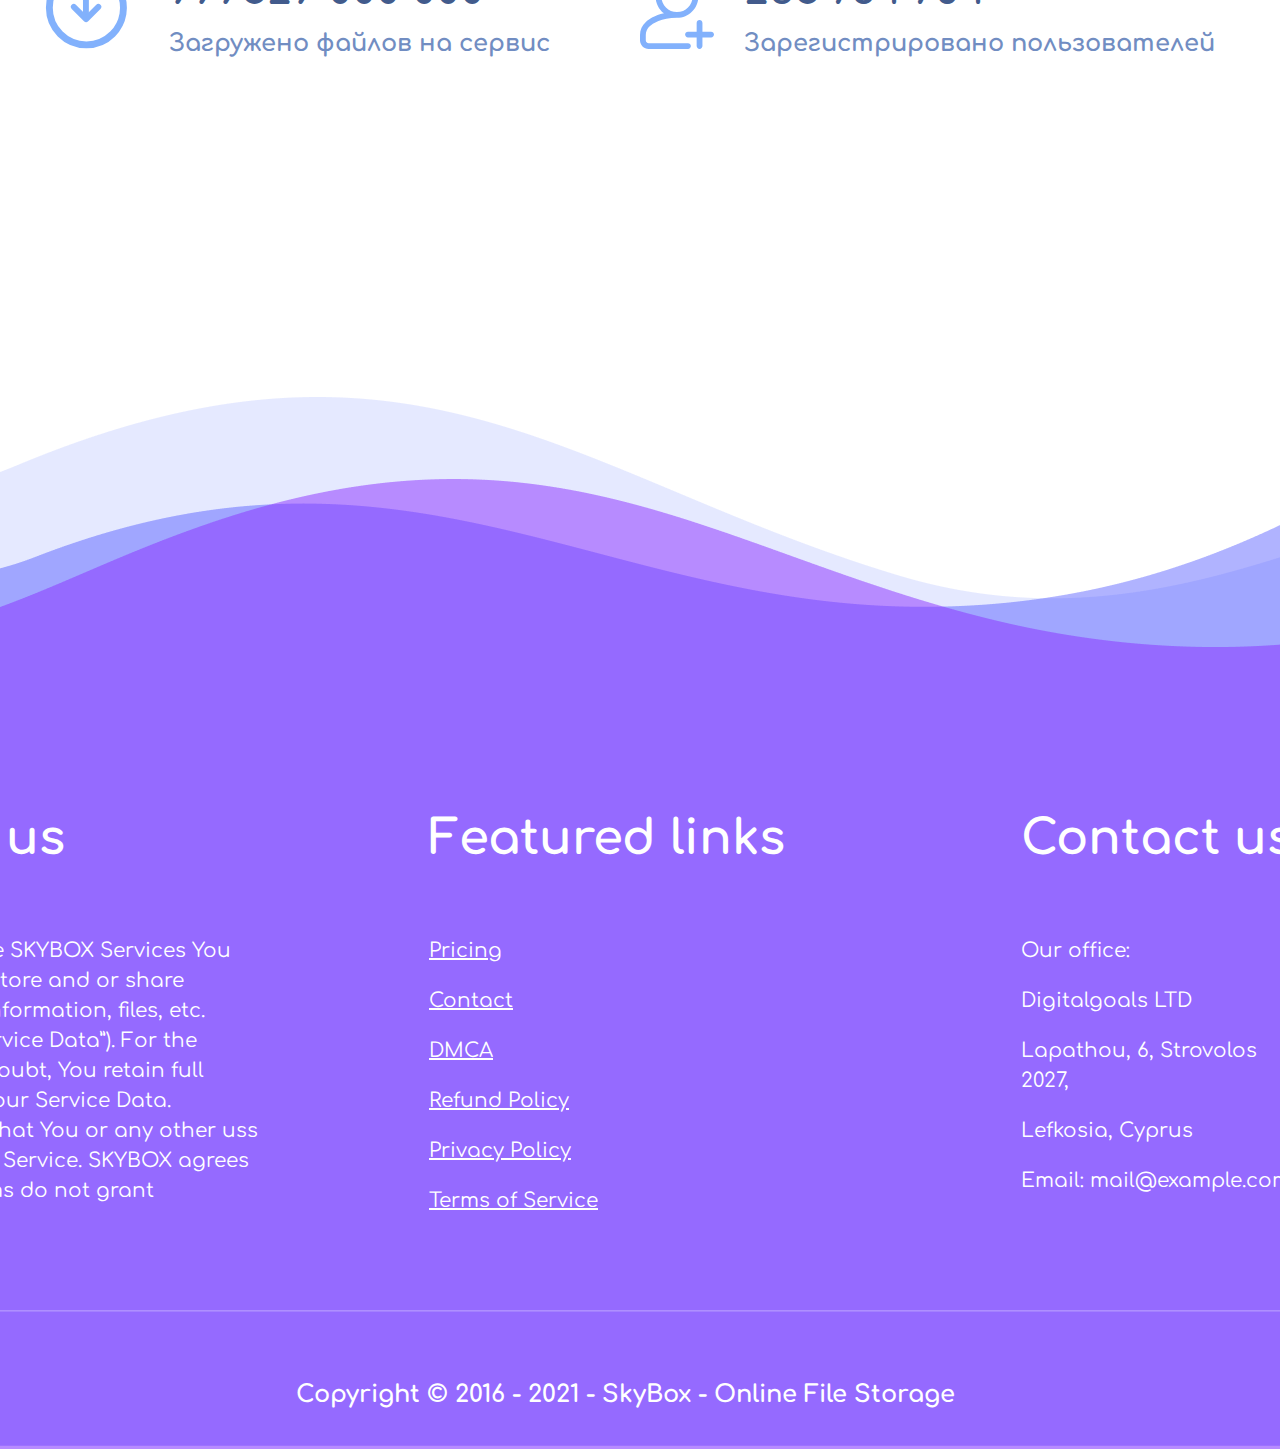
<file: SKY/login.html>
<!DOCTYPE html>
<html lang="en">
<head>
    <meta charset="UTF-8">
    <meta http-equiv="X-UA-Compatible" content="IE=edge">
    <meta name="viewport" content="width=device-width, initial-scale=1.0">
    <link rel="stylesheet" href="assets/css/login.css">
    <title>SkyBox</title>
</head>
<body>
    <header class="header">
        <div class="header__container">
            <a href="#main" class="header__logo">SkyBox</a>
            <nav class="header__nav">
                <a href="index.html" class="nav__item">Home</a>
                <a href="price.html" class="nav__item">Pricing</a>
                <a href="contact.html" class="nav__item">Contact</a>
            </nav>
            <div class="header__log">
                <a href="login.html" class="div log__btn">Login</a>
                <a href="register.html" class="div log__btn">Sign up</a>
            </div>
        </div>
    </header>
    <section class="login__section" id="main">
        <div class="login__container">
            <p class="login__title">Login</p>
            <p class="login__name">online storage</p>
            <form action="#">
                <label for="mail">Email</label>
                <input type="email" required placeholder="mail@example.com" id="mail">
            </form>
            <form action="#">
                <label for="pass">Password</label>
                <input type="password" required placeholder="***********" id="pass">
            </form>
            <a href="profile.html" class="login__btn">Login</a>
            <a href="#" class="forget__password">Forget Password</a>
        </div>
    </section>
    <section class="download__section" id="download">
        <div class="download__container">
            <div class="content__wrapper">
                <div class="blocks__container">
                    <div class="download__block">
                        <img src="assets/images/index/IconDownloaded.svg" alt="download">
                        <div class="block__texts">
                            <p class="block__number">999529 000 000</p>
                            <p class="block__text">Загружено файлов на сервис</p>
                        </div>
                    </div>
                    <div class="download__block">
                        <img src="assets/images/index/RegisteredUsers.svg" alt="register" class="block__icon">
                        <div class="block__texts">
                            <p class="block__number">235 764 784</p>
                            <p class="block__text">Зарегистрировано пользователей</p>
                        </div>
                    </div>
                </div>
            </div>
        </div>
    </section>
    <footer class="footer__section">
        <div class="footer__container">
            <div class="columns__container">
                <div class="column1__container">
                    <p class="column__title">About us</p>
                    <p class="column__text">When using the SKYBOX Services You may transmit, store and or share certain data, information, files, etc. (altogether “Service Data”). For the avoidance of doubt, You retain full ownership of Your Service Data. SKYBOX doea that You or any other uss while using the Service. SKYBOX agrees that these Terms do not grant</p>
                </div>
                <div class="column2__container">
                    <p class="column__title">Featured links</p>
                    <a href="price.html" class="column__share">Pricing</a>
                    <a href="contact.html" class="column__share">Contact</a>
                    <a href="faq.html" class="column__share">DMCA</a>
                    <a href="#" class="column__share">Refund Policy</a>
                    <a href="#" class="column__share">Privacy Policy</a>
                    <a href="#" class="column__share">Terms of Service</a>
                </div>
                <div class="column3__container">
                    <p class="column__title">Contact us</p>
                    <p class="column3__text">Our office:</p>
                    <p class="column3__text">Digitalgoals LTD</p>
                    <p class="column3__text">Lapathou, 6, Strovolos 2027,</p>
                    <p class="column3__text">Lefkosia, Cyprus</p>
                    <p class="column3__text">Email:<a href="mailto:mail@example.com" class="column__email"> mail@example.com</a></p>
                </div>
            </div>
            <img src="assets/images/index/FooterLine.png" alt="line2">
            <p class="copyright__text">Copyright © 2016 - 2021 - SkyBox - Online File Storage</p>
        </div>
    </footer>
</body>
</html>
</file>
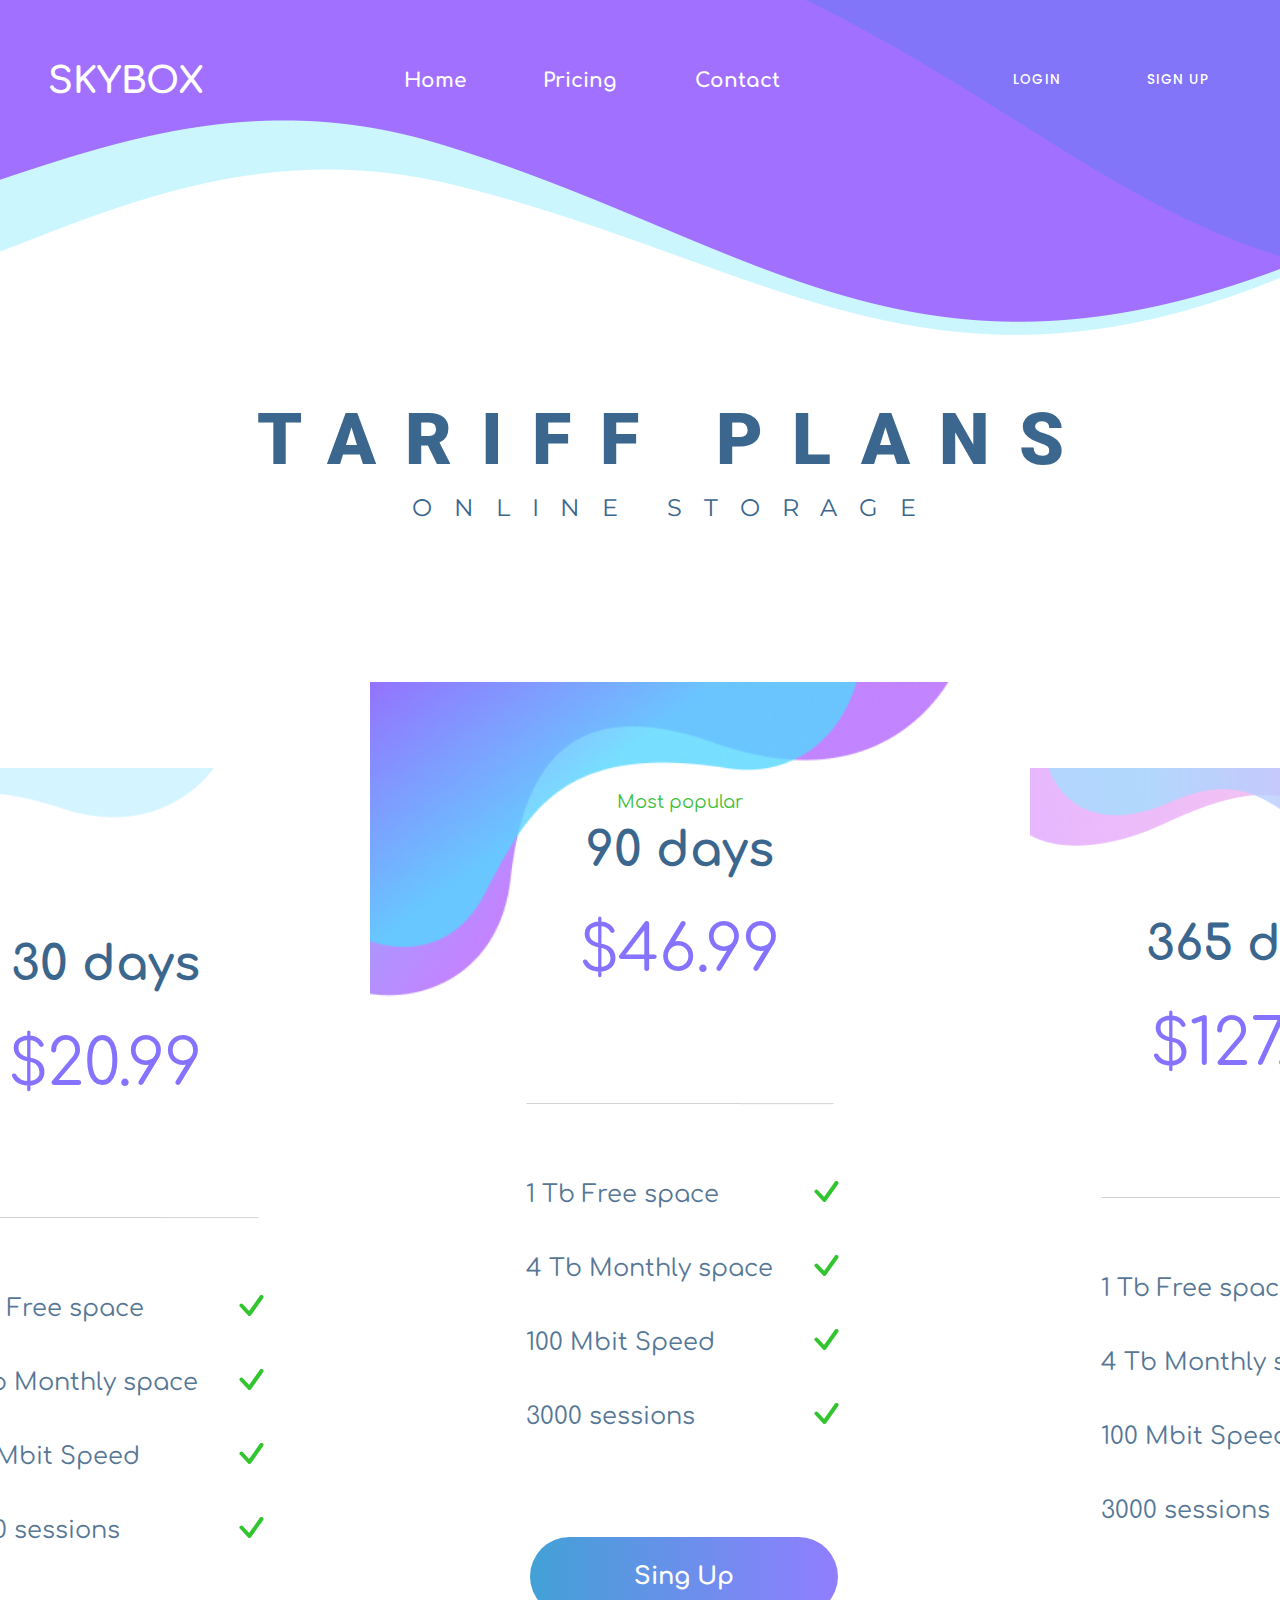
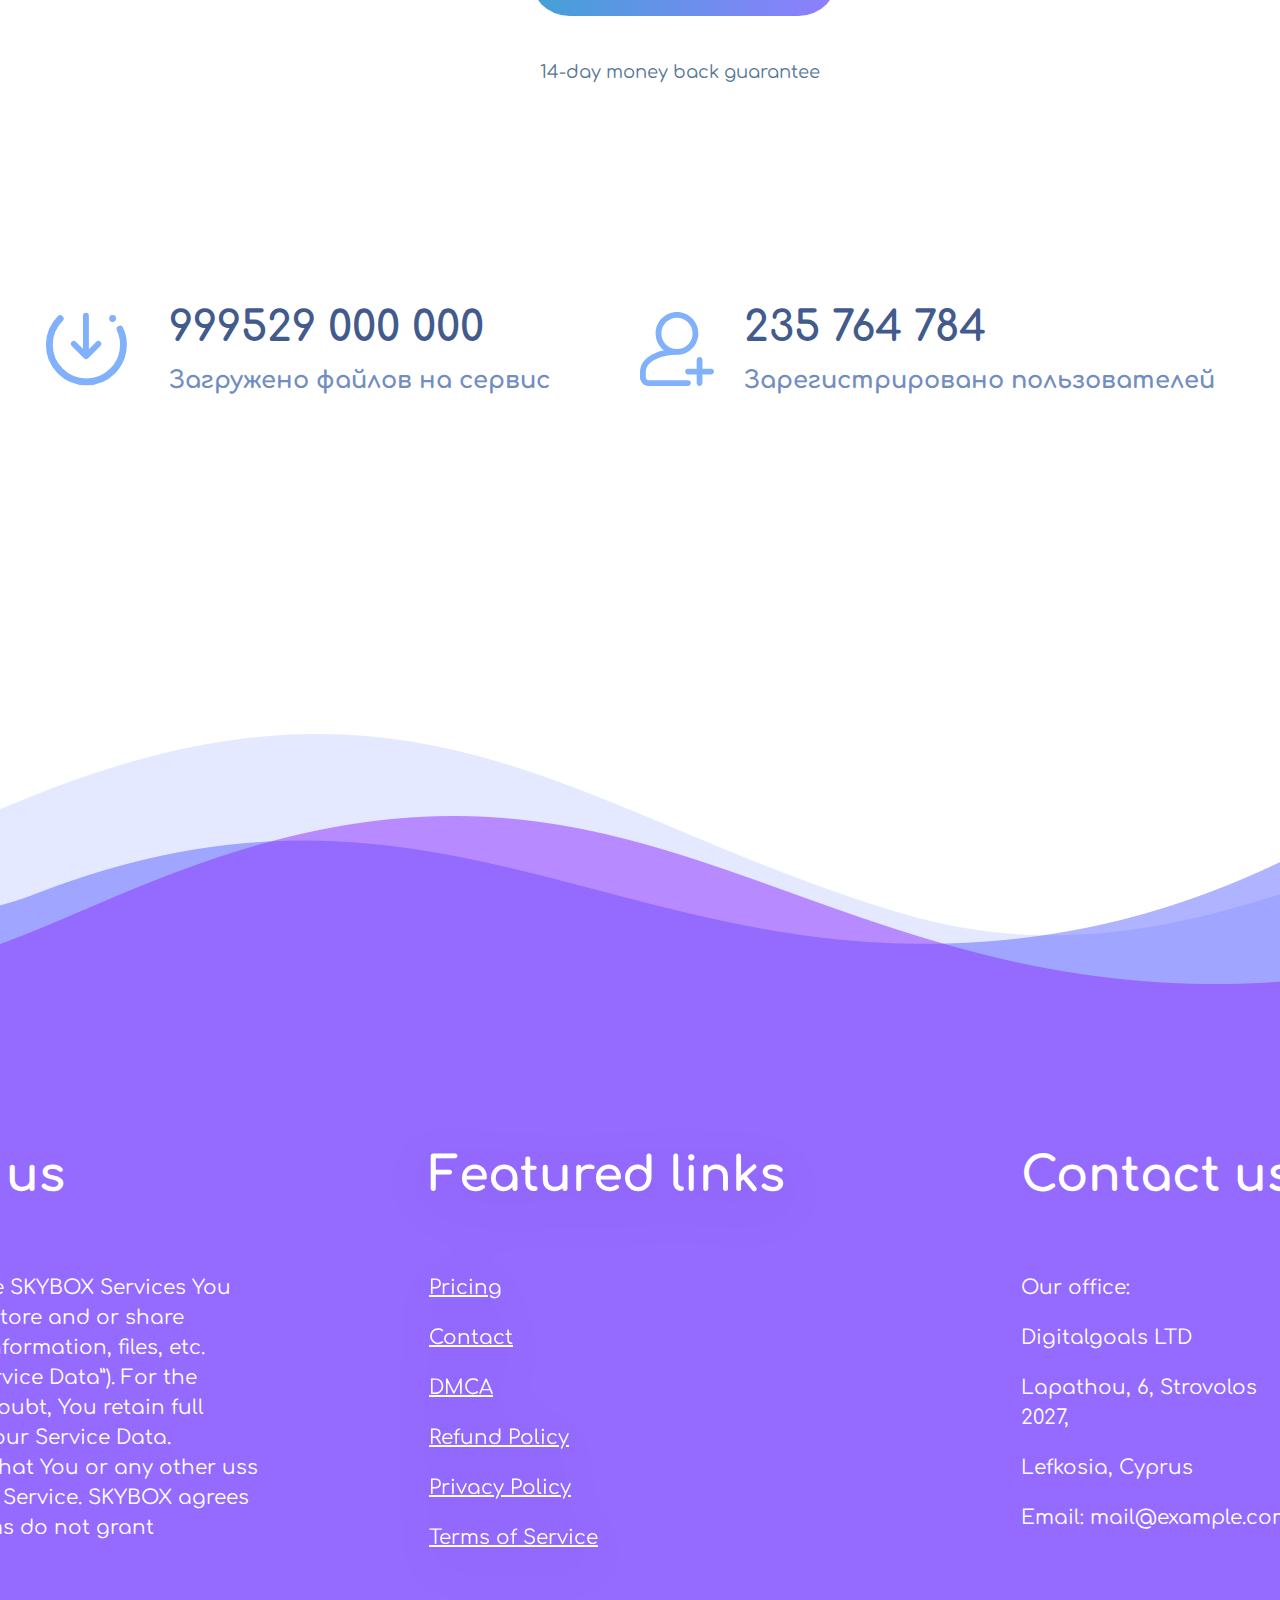
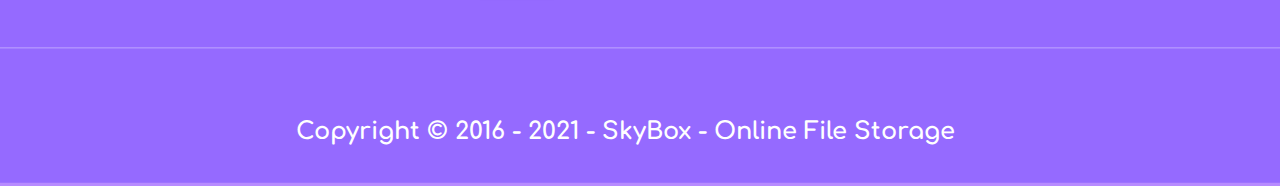
<file: SKY/price.html>
<!DOCTYPE html>
<html lang="en">
<head>
    <meta charset="UTF-8">
    <meta http-equiv="X-UA-Compatible" content="IE=edge">
    <meta name="viewport" content="width=device-width, initial-scale=1.0">
    <link rel="stylesheet" href="assets/css/price.css">
    <title>SkyBox</title>
</head>
<body>
    <header class="header">
        <div class="header__container">
            <a href="#main" class="header__logo">SkyBox</a>
            <nav class="header__nav">
                <a href="index.html" class="nav__item">Home</a>
                <a href="price.html" class="nav__item">Pricing</a>
                <a href="contact.html" class="nav__item">Contact</a>
            </nav>
            <div class="header__log">
                <a href="login.html" class="log__btn">Login</a>
                <a href="register.html" class="log__btn">Sign up</a>
            </div>
        </div>
    </header>
    <section class="price__section" id="price">
        <div class="price__title">
            <p class="price__name">tariff plans</p>
            <p class="price__text">online storage</p>
        </div>
        <div class="price__row">
            <img src="assets/images/index/Sec3Bg.png" alt="sec3">
            <div class="row__column1">
                <img src="assets/images/index/FirstMembershipBg.png" alt="column1" class="column__img">
                <p class="column__days">30 days</p>
                <p class="column__price">$20.99</p>
                <img src="assets/images/index/SmallLineMembership.png" alt="line" class="column__line">
                <ul>
                    <li>1 Tb Free space</li>
                    <li>4 Tb Monthly space</li>
                    <li>100 Mbit Speed</li>
                    <li>3000 sessions</li>
                </ul>
            </div>
            <div class="row__column2">
                <img src="assets/images/index/SecondMembershipBg.png" alt="column2" class="column2__img">
                <p class="column__rec">Most popular</p>
                <p class="column__days">90 days</p>
                <p class="column__price">$46.99</p>
                <img src="assets/images/index/SmallLineMembership.png" alt="line" class="column__line">
                <ul>
                    <li>1 Tb Free space</li>
                    <li>4 Tb Monthly space</li>
                    <li>100 Mbit Speed</li>
                    <li>3000 sessions</li>
                </ul>
                <a href="register.html" class="price__btn">Sing Up</a>
                <p class="price__cashback">14-day money back guarantee</p>
            </div>
            <div class="row__column3">
                <img src="assets/images/index/ThirdMembershipBg.png" alt="column3" class="column3__img">
                <p class="column3__days">365 days</p>
                <p class="column__price">$127.99</p>
                <img src="assets/images/index/SmallLineMembership.png" alt="line" class="column__line">
                <ul>
                    <li>1 Tb Free space</li>
                    <li>4 Tb Monthly space</li>
                    <li>100 Mbit Speed</li>
                    <li>3000 sessions</li>
                </ul>
            </div>
        </div>
    </section>
    <section class="download__section" id="download">
        <div class="download__container">
            <div class="content__wrapper">
                <div class="blocks__container">
                    <div class="download__block">
                        <img src="assets/images/index/IconDownloaded.svg" alt="download">
                        <div class="block__texts">
                            <p class="block__number">999529 000 000</p>
                            <p class="block__text">Загружено файлов на сервис</p>
                        </div>
                    </div>
                    <div class="download__block">
                        <img src="assets/images/index/RegisteredUsers.svg" alt="register" class="block__icon">
                        <div class="block__texts">
                            <p class="block__number">235 764 784</p>
                            <p class="block__text">Зарегистрировано пользователей</p>
                        </div>
                    </div>
                </div>
            </div>
        </div>
    </section>
    <footer class="footer__section">
        <div class="footer__container">
            <div class="columns__container">
                <div class="column1__container">
                    <p class="column__title">About us</p>
                    <p class="column__text">When using the SKYBOX Services You may transmit, store and or share certain data, information, files, etc. (altogether “Service Data”). For the avoidance of doubt, You retain full ownership of Your Service Data. SKYBOX doea that You or any other uss while using the Service. SKYBOX agrees that these Terms do not grant</p>
                </div>
                <div class="column2__container">
                    <p class="column__title">Featured links</p>
                    <a href="price.html" class="column__share">Pricing</a>
                    <a href="contact.html" class="column__share">Contact</a>
                    <a href="faq.html" class="column__share">DMCA</a>
                    <a href="#" class="column__share">Refund Policy</a>
                    <a href="#" class="column__share">Privacy Policy</a>
                    <a href="#" class="column__share">Terms of Service</a>
                </div>
                <div class="column3__container">
                    <p class="column__title">Contact us</p>
                    <p class="column3__text">Our office:</p>
                    <p class="column3__text">Digitalgoals LTD</p>
                    <p class="column3__text">Lapathou, 6, Strovolos 2027,</p>
                    <p class="column3__text">Lefkosia, Cyprus</p>
                    <p class="column3__text">Email:<a href="mailto:mail@example.com" class="column__email"> mail@example.com</a></p>
                </div>
            </div>
            <img src="assets/images/index/FooterLine.png" alt="line2">
            <p class="copyright__text">Copyright © 2016 - 2021 - SkyBox - Online File Storage</p>
        </div>
    </footer>
</body>
</html>
</file>
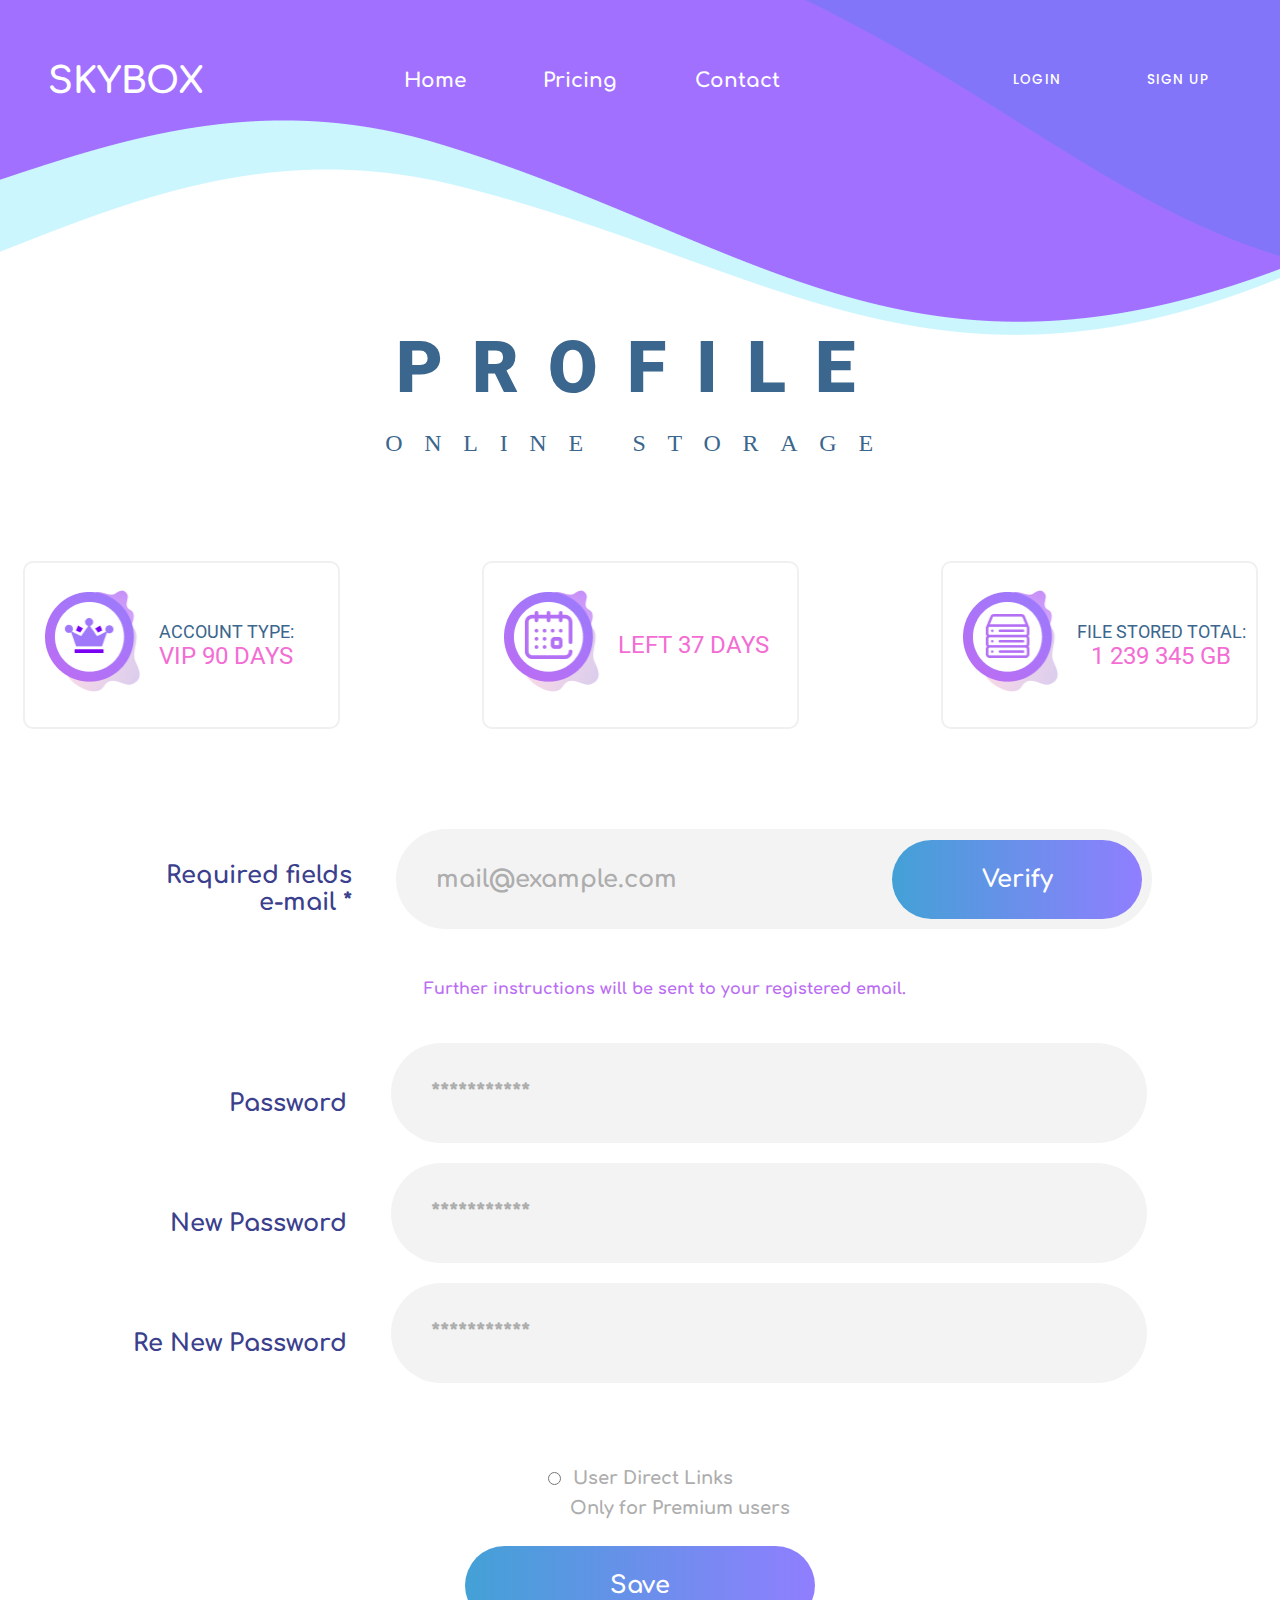
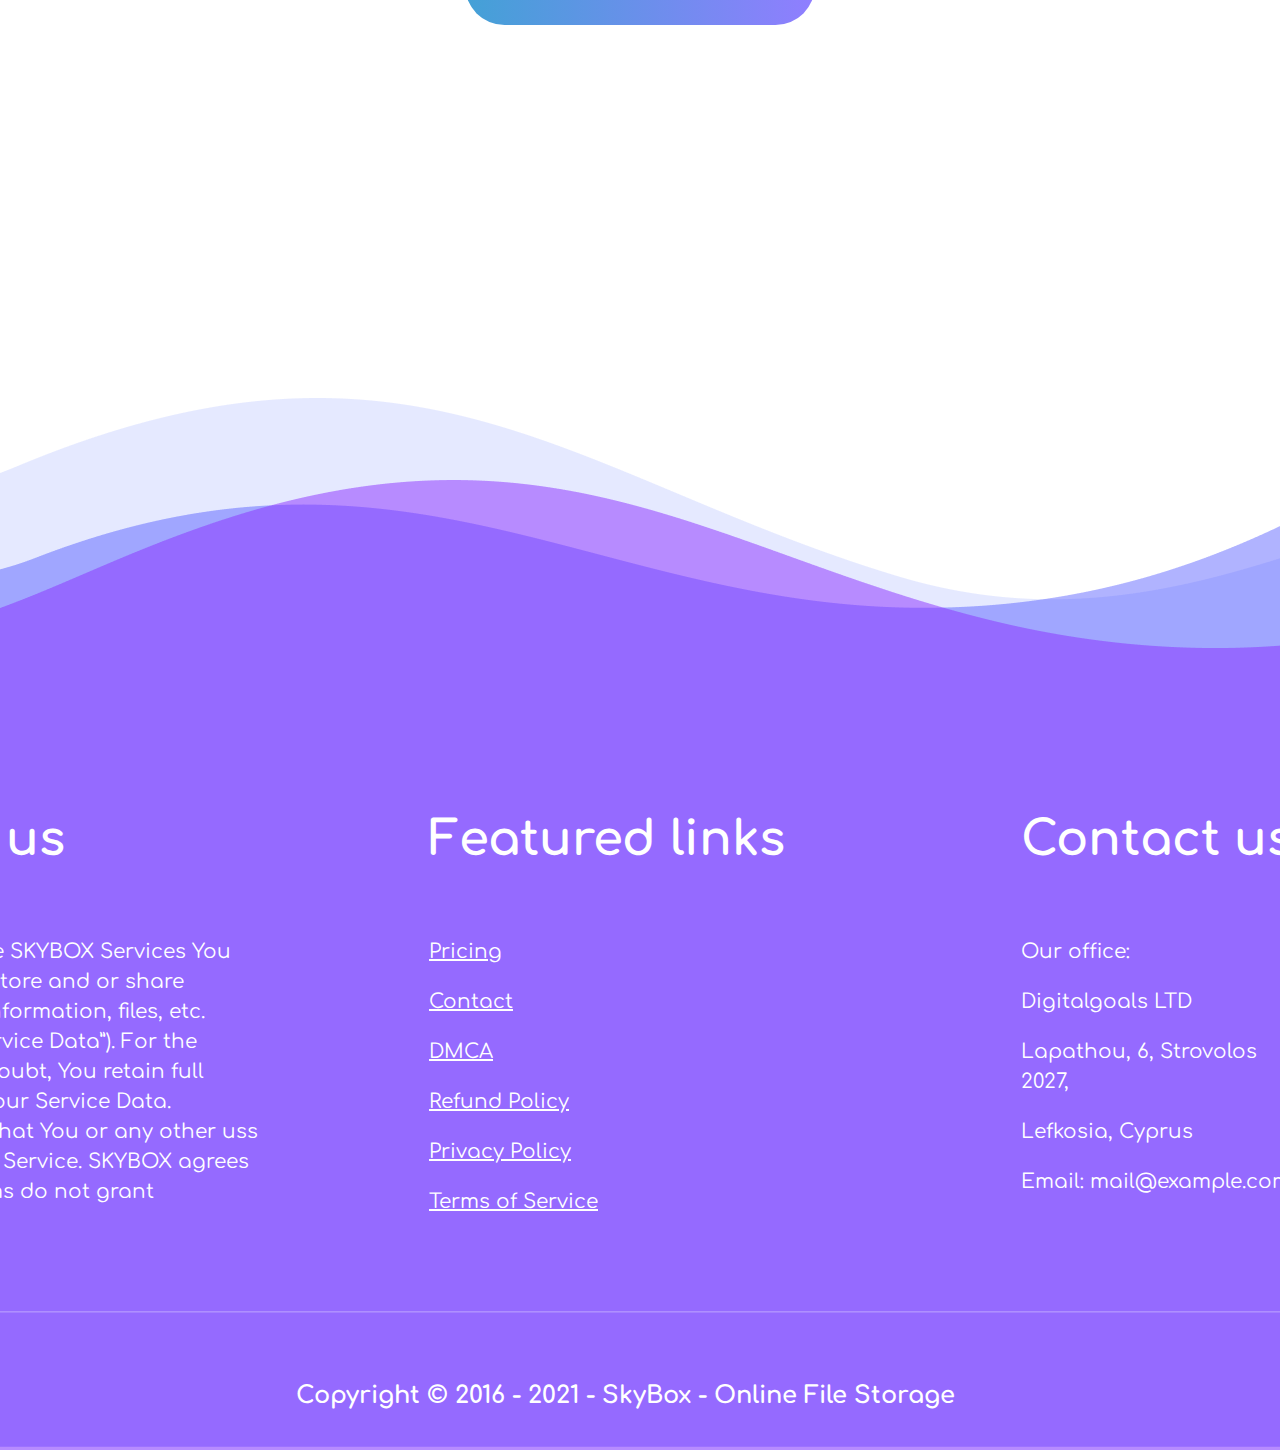
<file: SKY/profile.html>
<!DOCTYPE html>
<html lang="en">
<head>
    <meta charset="UTF-8">
    <meta http-equiv="X-UA-Compatible" content="IE=edge">
    <meta name="viewport" content="width=device-width, initial-scale=1.0">
    <link rel="stylesheet" href="assets/css/profile.css">
    <title>SkyBox</title>
</head>
<body>
    <header class="header">
        <div class="header__container">
            <a href="#main" class="header__logo">SkyBox</a>
            <nav class="header__nav">
                <a href="index.html" class="nav__item">Home</a>
                <a href="price.html" class="nav__item">Pricing</a>
                <a href="contact.html" class="nav__item">Contact</a>
            </nav>
            <div class="header__log">
                <a href="login.html" class="log__btn">Login</a>
                <a href="register.html" class="log__btn">Sign up</a>
            </div>
        </div>
    </header>
    <section class="profile__section" id="profile">
        <div class="profile__container">
            <p class="profile__title">profile</p>
            <p class="profile__name">Online storage</p>
            <div class="profile__divs">
                <div class="profile__border">
                    <img src="assets/images/Profile/Crown.png" alt="error">
                    <div>
                        <p class="profile__bluetext">Account type:</p>
                        <p class="profile__pinktext">VIP 90 days</p>
                    </div>
                </div>
                <div class="profile__border">
                    <img src="assets/images/Profile/Calendar.png" alt="error">
                    <div>
                        <p class="profile__pinktext">left 37 days</p>
                    </div>
                </div>
                <div class="profile__border">
                    <img src="assets/images/Profile/Storage.png" alt="error">
                    <div>
                        <p class="profile__bluetext">File stored total:</p>
                        <p class="profile__pinktext">1 239 345 gb</p>
                    </div>
                </div>
            </div>
            <div>
                <p class="profile__text">Required fields e-mail *</p>
                <input type="email" required placeholder="mail@example.com" id="mail">
                <a href="#" class="profile__btn">Verify</a>
            </div>
            <p class="profile__instruction">Further instructions will be sent to your registered email.</p>
            <div>
                <p class="profile__text">Password</p>
                <input type="password" placeholder="***********" required>
            </div>
            <div>
                <p class="profile__text">New Password</p>
                <input type="password" placeholder="***********" required>
            </div>
            <div>
                <p class="profile__text">Re New Password</p>
                <input type="password" placeholder="***********" required>
            </div>
            <div style="margin-top: 65px;">
                <input type="radio">
                <p class="profile__graytext" style="margin-left: 12px;">User Direct Links</p>
            </div>
            <p class="profile__graytext" style="margin: 10px 0 28px 80px;">Only for Premium users</p>
            <a href="#" class="profile__btn2">Save</a>
        </div>
    </section>
    <footer class="footer__section">
        <div class="footer__container">
            <div class="columns__container">
                <div class="column1__container">
                    <p class="column__title">About us</p>
                    <p class="column__text">When using the SKYBOX Services You may transmit, store and or share certain data, information, files, etc. (altogether “Service Data”). For the avoidance of doubt, You retain full ownership of Your Service Data. SKYBOX doea that You or any other uss while using the Service. SKYBOX agrees that these Terms do not grant</p>
                </div>
                <div class="column2__container">
                    <p class="column__title">Featured links</p>
                    <a href="price.html" class="column__share">Pricing</a>
                    <a href="contact.html" class="column__share">Contact</a>
                    <a href="faq.html" class="column__share">DMCA</a>
                    <a href="#" class="column__share">Refund Policy</a>
                    <a href="#" class="column__share">Privacy Policy</a>
                    <a href="#" class="column__share">Terms of Service</a>
                </div>
                <div class="column3__container">
                    <p class="column__title">Contact us</p>
                    <p class="column3__text">Our office:</p>
                    <p class="column3__text">Digitalgoals LTD</p>
                    <p class="column3__text">Lapathou, 6, Strovolos 2027,</p>
                    <p class="column3__text">Lefkosia, Cyprus</p>
                    <p class="column3__text">Email:<a href="mailto:mail@example.com" class="column__email"> mail@example.com</a></p>
                </div>
            </div>
            <img src="assets/images/index/FooterLine.png" alt="line2">
            <p class="copyright__text">Copyright © 2016 - 2021 - SkyBox - Online File Storage</p>
        </div>
    </footer>
</body>
</html>
</file>
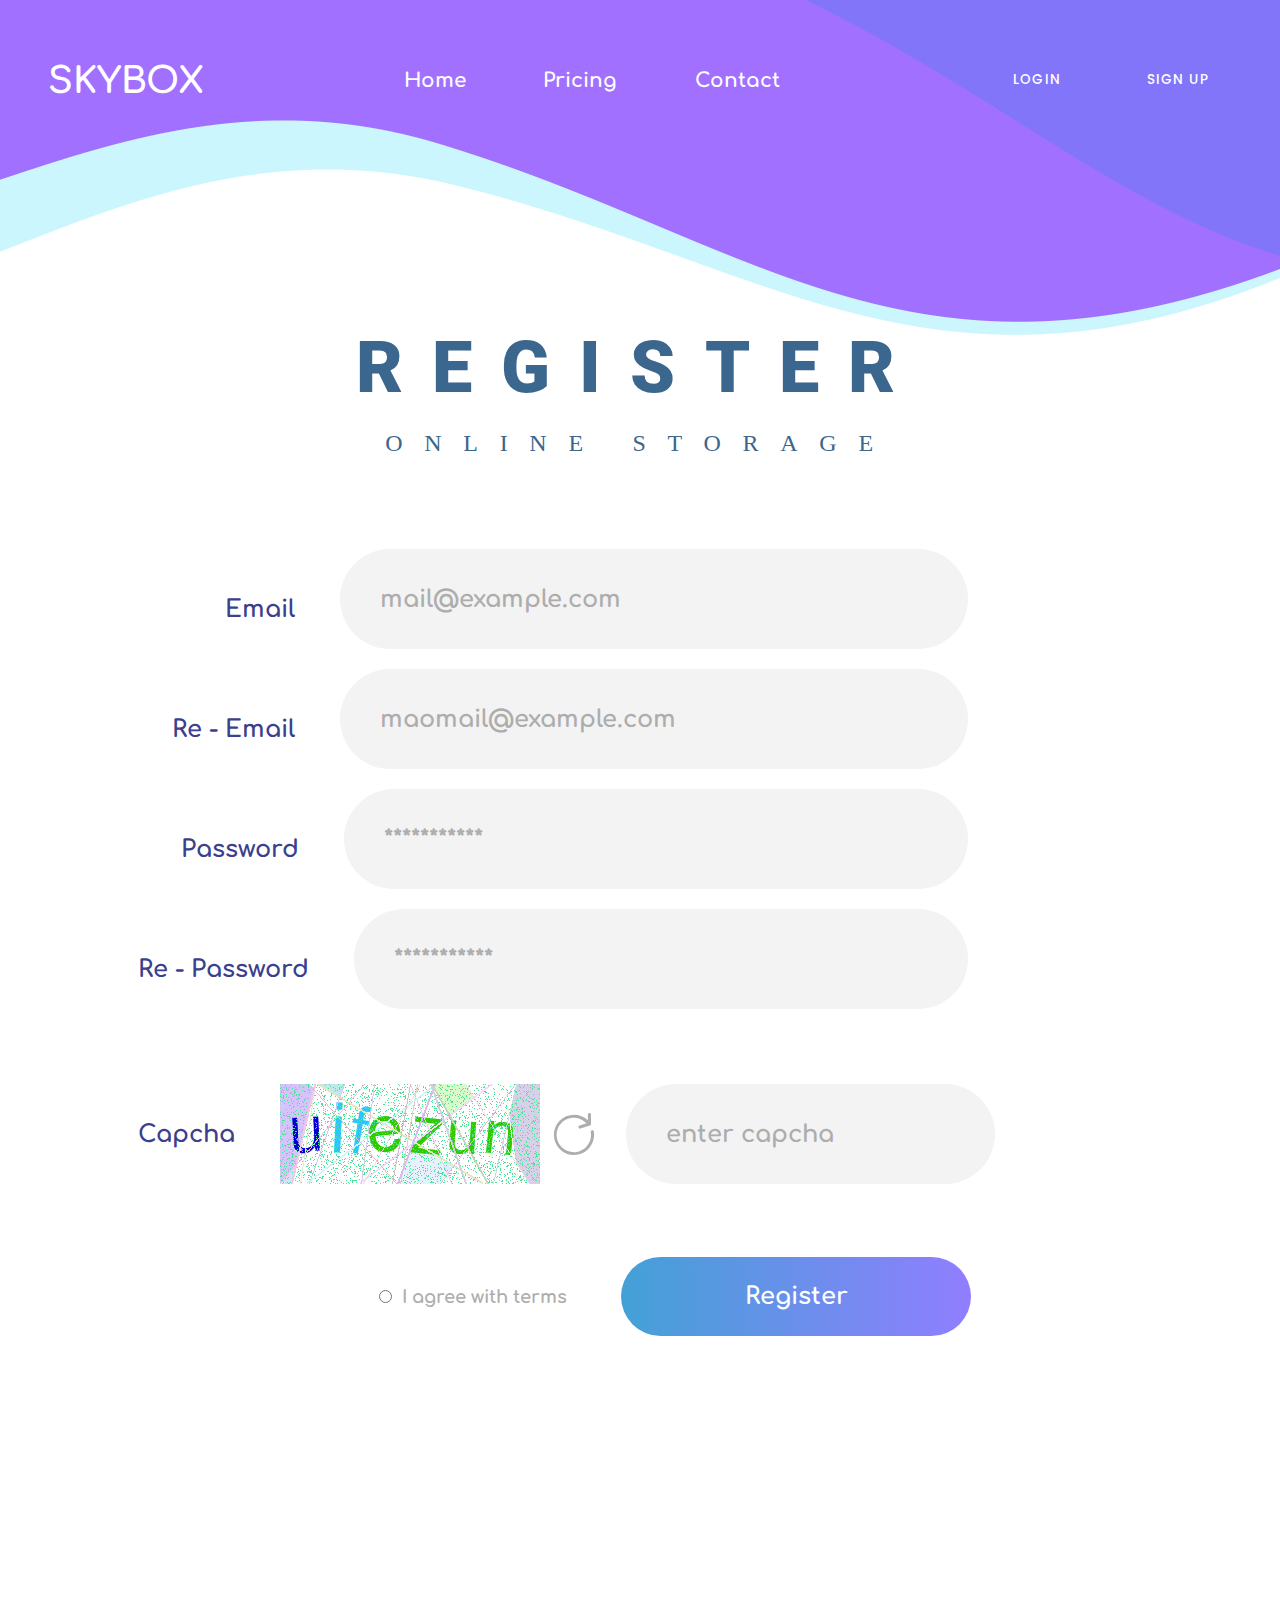
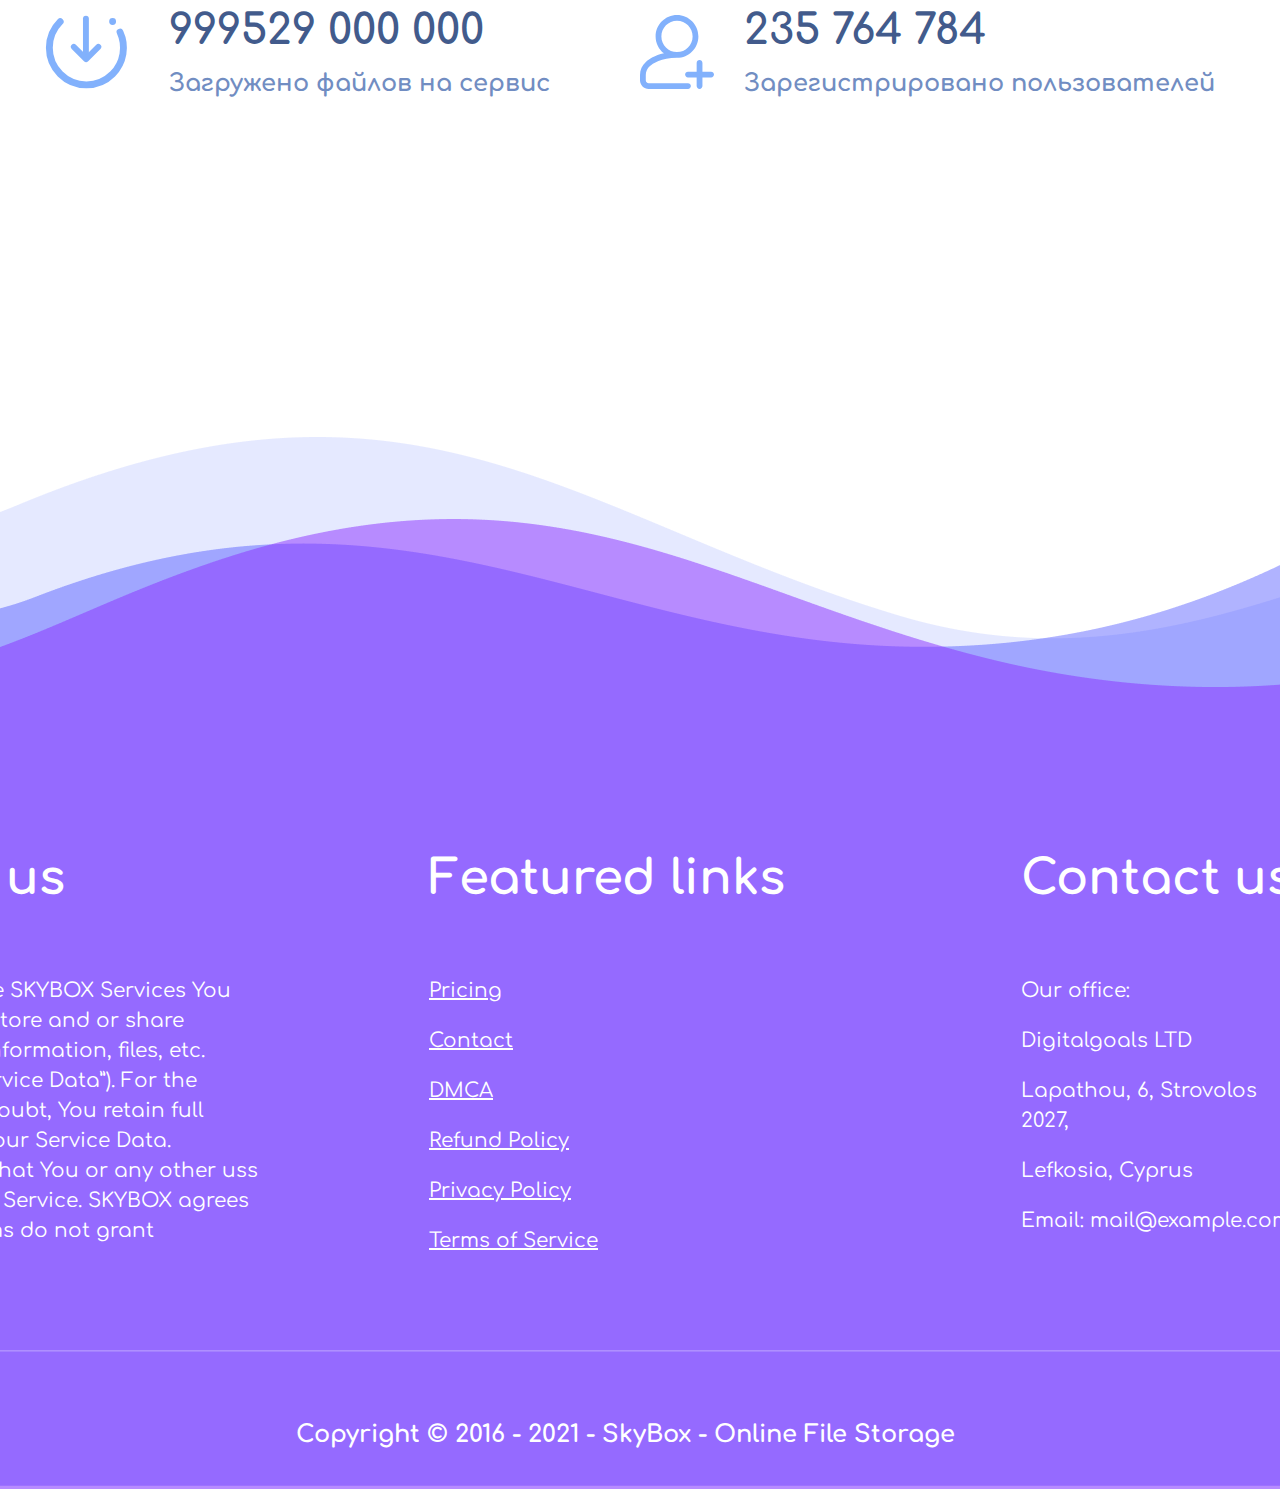
<file: SKY/register.html>
<!DOCTYPE html>
<html lang="en">
<head>
    <meta charset="UTF-8">
    <meta http-equiv="X-UA-Compatible" content="IE=edge">
    <meta name="viewport" content="width=device-width, initial-scale=1.0">
    <link rel="stylesheet" href="assets/css/register.css">
    <title>SkyBox</title>
</head>
<body>
    <header class="header">
        <div class="header__container">
            <a href="#main" class="header__logo">SkyBox</a>
            <nav class="header__nav">
                <a href="index.html" class="nav__item">Home</a>
                <a href="price.html" class="nav__item">Pricing</a>
                <a href="contact.html" class="nav__item">Contact</a>
            </nav>
            <div class="header__log">
                <a href="login.html" class="log__btn">Login</a>
                <a href="register.html" class="log__btn">Sign up</a>
            </div>
        </div>
    </header>
    <section class="register__section" id="main">
        <div class="register__container">
            <p class="register__title">register</p>
            <p class="register__name">Online storage</p>
            <div class="register__form">
                <label for="mail">Email</label>
                <input type="email" required placeholder="mail@example.com" id="mail">
            </div>
            <div class="register__form">
                <label for="mail">Re - Email</label>
                <input type="email" required placeholder="maomail@example.com" id="mail2">
            </div>
            <div class="register__form">
                <label for="pass">Password</label>
                <input type="password" required placeholder="***********" id="pass">
            </div>
            <div class="register__form">
                <label for="pass">Re - Password</label>
                <input type="password" required placeholder="***********" id="pass2">
            </div>
            <form action="#" style="margin-top: 55px; margin-bottom: 73px;" class="register__form">
                <label for="mail">Capcha</label>
                <img src="assets/images/Register/Captcha.png" alt="error">
                <img src="assets/images/Register/refresh.svg" alt="error" class="refresh">
                <input type="text" placeholder="enter capcha" required id="mail3">
            </form>
            <form action="#" class="register__form2">
                <input type="radio">
                <p>I agree with terms</p>
                <a href="profile.html" class="register__btn">Register</a>
            </form>
        </div>
    </section>
    <section class="download__section" id="download">
        <div class="download__container">
            <div class="content__wrapper">
                <div class="blocks__container">
                    <div class="download__block">
                        <img src="assets/images/index/IconDownloaded.svg" alt="download">
                        <div class="block__texts">
                            <p class="block__number">999529 000 000</p>
                            <p class="block__text">Загружено файлов на сервис</p>
                        </div>
                    </div>
                    <div class="download__block">
                        <img src="assets/images/index/RegisteredUsers.svg" alt="register" class="block__icon">
                        <div class="block__texts">
                            <p class="block__number">235 764 784</p>
                            <p class="block__text">Зарегистрировано пользователей</p>
                        </div>
                    </div>
                </div>
            </div>
        </div>
    </section>
    <footer class="footer__section">
        <div class="footer__container">
            <div class="columns__container">
                <div class="column1__container">
                    <p class="column__title">About us</p>
                    <p class="column__text">When using the SKYBOX Services You may transmit, store and or share certain data, information, files, etc. (altogether “Service Data”). For the avoidance of doubt, You retain full ownership of Your Service Data. SKYBOX doea that You or any other uss while using the Service. SKYBOX agrees that these Terms do not grant</p>
                </div>
                <div class="column2__container">
                    <p class="column__title">Featured links</p>
                    <a href="price.html" class="column__share">Pricing</a>
                    <a href="contact.html" class="column__share">Contact</a>
                    <a href="faq.html" class="column__share">DMCA</a>
                    <a href="#" class="column__share">Refund Policy</a>
                    <a href="#" class="column__share">Privacy Policy</a>
                    <a href="#" class="column__share">Terms of Service</a>
                </div>
                <div class="column3__container">
                    <p class="column__title">Contact us</p>
                    <p class="column3__text">Our office:</p>
                    <p class="column3__text">Digitalgoals LTD</p>
                    <p class="column3__text">Lapathou, 6, Strovolos 2027,</p>
                    <p class="column3__text">Lefkosia, Cyprus</p>
                    <p class="column3__text">Email:<a href="mailto:mail@example.com" class="column__email"> mail@example.com</a></p>
                </div>
            </div>
            <img src="assets/images/index/FooterLine.png" alt="line2">
            <p class="copyright__text">Copyright © 2016 - 2021 - SkyBox - Online File Storage</p>
        </div>
    </footer>
</body>
</html>
</file>
<file: SKY/assets/css/style.css>
/* -----------Подключение Comfortaa------------ */
@font-face {
    font-family: 'Comfortaa';
    src: url(../fonts/Comfortaa-Regular.ttf) format("truetype");
    font-style: normal;
    font-weight: 400;
    font-display: swap;
}
@font-face {
    font-family: 'Comfortaa';
    src: url(../fonts/Comfortaa-Medium.ttf) format("truetype");
    font-style: normal;
    font-weight: 500;
    font-display: swap;
}
@font-face {
    font-family: 'Comfortaa';
    src: url(../fonts/Comfortaa-Bold.ttf) format("truetype");
    font-style: normal;
    font-weight: 700;
    font-display: swap;
}
/* -----------Подключение Poppins------------ */
@font-face {
    font-family: 'Poppins';
    src: url(../fonts/Poppins-Medium.ttf) format("truetype");
    font-style: normal;
    font-weight: 500;
    font-display: swap;
}
/* -----------Подключение Roboto------------ */
@font-face {
    font-family: 'Roboto';
    src: url(../fonts/Roboto-Black.ttf) format("truetype");
    font-style: normal;
    font-weight: 900;
    font-display: swap;
}
@font-face {
    font-family: 'Roboto';
    src: url(../fonts/Roboto-Bold.ttf) format("truetype");
    font-style: normal;
    font-weight: 700;
    font-display: swap;
}
@font-face {
    font-family: 'Roboto';
    src: url(../fonts/Roboto-Light.ttf) format("truetype");
    font-style: normal;
    font-weight: 300;
    font-display: swap;
}
@font-face {
    font-family: 'Roboto';
    src: url(../fonts/Roboto-Regular.ttf) format("truetype");
    font-style: normal;
    font-weight: 400;
    font-display: swap;
}
@font-face {
    font-family: 'Roboto';
    src: url(../fonts/Roboto-Medium.ttf) format("truetype");
    font-style: normal;
    font-weight: 500;
    font-display: swap;
}
/* -----------Подключение Montserrat------------ */
@font-face {
    font-family: 'Montserrat';
    src: url(../fonts/Montserrat-Regular.ttf) format("truetype");
    font-style: normal;
    font-weight: 400;
    font-display: swap;
}
@font-face {
    font-family: 'Montserrat';
    src: url(../fonts/Montserrat-Medium.ttf) format("truetype");
    font-style: normal;
    font-weight: 500;
    font-display: swap;
}
@font-face {
    font-family: 'Montserrat';
    src: url(../fonts/Montserrat-SemiBold.ttf) format("truetype");
    font-style: normal;
    font-weight: 600;
    font-display: swap;
}
@font-face {
    font-family: 'Montserrat';
    src: url(../fonts/Montserrat-Bold.ttf) format("truetype");
    font-style: normal;
    font-weight: 700;
    font-display: swap;
}
*{
    margin: 0;
    padding: 0;
}
body{
    display: flex;
    flex-direction: column;
    align-items: center;
}
a{
    text-decoration: none;
}
html{
    scroll-behavior: smooth;
}
/* CONTAINERS */
.content__wrapper{
    width: 1213px;
    height: 100%;
    margin: 0 auto;
}
/* -----HEADER------ */
.header{
    width: 1920px;
    height: 170px;
}
.header__container{
    width: 1213px;
    height: 40px;
    padding: 65px 0px;
    display: flex;
    justify-content: space-between;
}
/* ----Header LOGO---- */
.header__logo{
    font-family: 'Comfortaa';
    font-style: normal;
    font-weight: 700;
    font-size: 36px;
    line-height: 40px;
    text-transform: uppercase;
    color: #FFFFFF;
}
.header__logo:hover{
    transform: scale(1.2);
}
/* ----Header NAV---- */
.header__nav{
    width: 376px;
    display: flex;
    justify-content: space-between;
}
.nav__item{
    font-family: 'Comfortaa';
    font-style: normal;
    font-weight: 700;
    font-size: 20px;
    line-height: 22px;
    color: #FFFFFF;
    padding: 9px 0px;
}
.nav__item:hover{
    border-bottom: 1px solid #FFFFFF;
    transform: scale(1.2);
}
/* ----Header LOG----- */
.header__log{
    width: 282px;
    display: flex;
    justify-content: space-between;
    padding: 2px 0px;
}
.log__btn{
    width: 132px;
    font-family: 'Poppins';
    font-style: normal;
    font-weight: 500;
    font-size: 13.4237px;
    line-height: 16px;
    text-align: center;
    letter-spacing: 1.25px;
    text-transform: uppercase;
    color: #FFFFFF;
    padding: 9px 16px;
    margin-right: 25px;
}
.log__btn:hover{
    font-family: 'Poppins';
    font-style: normal;
    font-weight: 500;
    font-size: 13.4237px;
    line-height: 16px;
    text-align: center;
    letter-spacing: 1.25px;
    text-transform: uppercase;
    color: #BB6DF3;
    background: #FFFFFF;
    border-radius: 30px;    
}
/* ----MAIN SECTION---- */
.main__section{
    width: 1920px;
    height: 1000px;
    background: url(../images/index/Sec1Bg.png) no-repeat center center / cover;
}
.main__offer{
    width: 579px;
    height: 534px;
    display: flex;
    flex-direction: column;
    margin-top: 124px;
}
.offer__title{
    font-family: 'Roboto';
    font-style: normal;
    font-weight: 500;
    font-size: 26px;
    line-height: 156%;
    text-transform: uppercase;
    color: #3B668D;
    margin: 45px 0px 13px 0px;
}
.offer__text{
    width: 496px;
    font-family: 'Montserrat';
    font-style: normal;
    font-weight: 400;
    font-size: 18px;
    line-height: 156%;
    letter-spacing: 0.075em; 
    color: #2B4964;
}
.offer__text a{
    margin-left: 170px;
    font-family: 'Comfortaa';
    font-style: normal;
    font-weight: 700;
    font-size: 20px;
    line-height: 22px;
    color: #4568BB;
    
}
.offer__text a:hover{
    color:#BB6DF3;
}
.main__btn{

    margin-top: 25px;
    width: 308px;
    height: 79px;
    display: flex;
    align-items: center;
    justify-content: center;
    font-family: 'Comfortaa';
    font-style: normal;
    font-weight: 700;
    font-size: 24px;
    line-height: 27px;
    text-align: center;
    color: #FFFFFF;
    background: url(../images/index/ButtonSec1.png) no-repeat center center / cover;
    border-radius: 62px;
}
.main__btn:hover{
    animation: bounce 1s;
}
/* ----CLOUD SECTION---- */
.features__container{
    width: 1213px;
    height: 1166px;
    display: flex;
}
.cloud__image{
    margin-left: -350px;
}
.feature__container{
    width: 612px;
    height: 896px;
    display: flex;
    flex-direction: column;
    margin-left: -100px;
    margin-top: 90px;
}
.feature{
    width: 606px;
    height: 217px;
    display: flex;
    margin-bottom: 22px;
}
.feature:hover{
    border: 1px solid #3B668D;
    background: #FFFFFF;
    border-radius: 40px;
    cursor: pointer;
}
.feature__img{
    width: 90px;
    height: 90px;
    padding-top: 11px;
    margin-right: 25px;
}
.feature__texts{
    width: 488px;
    height: 100%;
}
.feature__title{
    font-family: 'Roboto';
    font-style: normal;
    font-weight: 400;
    font-size: 36px;
    line-height: 40px;
    color: #3B668D;
    padding-top: 18px;
}
.feature__text{
    font-family: 'Montserrat';
    font-style: normal;
    font-weight: 400;
    font-size: 18px;
    line-height: 150%;
    color: #2B4964;
}
/* ----PRICE__SECTION---- */
.price__section{
    width: 1920px;
    height: 1279px;
    margin-bottom: 208px;
}
.price__title{
    width: 1452px;
    height: 201px;
    display: flex;
    flex-direction: column;
    align-items: center;
    margin: 0px 199px 76px 269px;
}
.price__name{
    font-family: 'Roboto';
    font-style: normal;
    font-weight: 300;
    font-size: 72px;
    line-height: 84px;
    text-align: center;
    letter-spacing: 0.285em;
    text-transform: uppercase;
    color: #3B668D;
    white-space: nowrap;
}
.price__text{
    margin-top: 23px;
    font-family: 'Montserrat';
    font-style: normal;
    font-weight: 400;
    font-size: 30px;
    line-height: 37px;
    text-align: center;
    color: #79788F;
}
.price__row{
    display: flex;
}
.row__column1{
    width: 450px;
    height: 807px;
    display: flex;
    flex-direction: column;
    margin-right: 40px;
    border-radius: 20px;
    margin-left: -150px;
    margin-top: 86px;
    cursor: pointer;
}
.row__column1:hover{
    border-radius: 20px;
    border: 1px solid #718DC2;
    box-shadow: -5px -5px 5px -5px rgba(34, 60, 80, 0.6) inset;
}
.row__column2{
    width: 620px;
    height: 1002px;
    display: flex;
    flex-direction: column;
    margin-right: 40px;
    cursor: pointer;
}
.row__column2:hover{
    border-radius: 20px;
    border: 1px solid #718DC2;
    box-shadow: -5px -5px 5px -5px rgba(34, 60, 80, 0.6) inset;
}
.row__column3{
    width: 450px;
    height: 807px;
    display: flex;
    flex-direction: column;
    margin-right: 40px;
    margin-top: 86px;
    border-radius: 21px;
    cursor: pointer;
}
.row__column3:hover{
    border-radius: 20px;
    border: 1px solid #718DC2;
    box-shadow: -5px -5px 5px -5px rgba(34, 60, 80, 0.6) inset;
}
.column__img{
    width: 350px;
    height: 150px;
    border-radius: 20px;
}
.column2__img{
    border-radius: 20px;
}
.column3__img{
    border-radius: 20px;
}
.price__btn{
    width: 308px;
    height: 79px;
    font-family: 'Comfortaa';
    font-style: normal;
    font-weight: 700;
    font-size: 24px;
    line-height: 27px;
    display: flex;
    justify-content: center;
    align-items: center;
    color: #FFFFFF;
    background: linear-gradient(90deg, #43A1D6 0%, #907EFF 100%);
    border-radius: 62px;
    margin: 60px 160px 47px 160px;
}
.price__cashback{
    font-family: 'Comfortaa';
    font-style: normal;
    font-weight: 400;
    font-size: 18px;
    line-height: 100%;
    color: #567796;
    display: flex;
    align-items: center;
    justify-content: center;
    padding-bottom: 20px;
}
.column__rec{
    font-family: 'Comfortaa';
    font-style: normal;
    font-weight: 400;
    font-size: 18px;
    line-height: 100%;
    text-align: center;
    color: #40BF3D;
    margin-bottom: 13px;
    margin-top: -250px;
}
.column__days{
    font-family: 'Comfortaa';
    font-style: normal;
    font-weight: 700;
    font-size: 48px;
    line-height: 54px;
    text-align: center;
    color: #3B668D;
    margin-bottom: 37px;
}
.column3__days{
    font-family: 'Comfortaa';
    font-style: normal;
    font-weight: 700;
    font-size: 48px;
    line-height: 54px;
    text-align: center;
    color: #3B668D;
    margin-bottom: 37px;
    margin-top: -200px;
}
.column__price{
    font-family: 'Comfortaa';
    font-style: normal;
    font-weight: 400;
    font-size: 64px;
    line-height: 71px;
    text-align: center;
    color: #8572FF;
    margin-bottom: 117px;
}
.column__line{
    width: 308px;
    margin: 0 auto;
    margin-bottom: 76px;
}
.price__section div div ul li{
    font-family: "Comfortaa", sans-serif;
    font-size: 24px;
    font-weight: 400;
    color: #567796;
    list-style-type: none;
    text-align: left;
    display: flex;
    flex-direction: row;
    justify-content: space-between;
    margin-bottom: 47px;
}
.price__section div div ul li::after{
    content: url(../images/index/check.svg);
    width: 20px;
    height: 17px;
}
.price__section div div ul{
    align-self: center;
    width: 308px;
}
/* ----DOWNLOAD SECTION---- */
.download__section{
    width: 1920px;
    height: 409px;
}
.download__container{
    width: 1920px;
    height: 261px;
    background: url(../images/index/Sec4Bg.png) no-repeat center center / cover;
}
.download__block{
    width: 100%;
    height: 106px;
    display: flex;
}
.blocks__container{
    display: flex;
}
.block__texts{
    margin-left: 30px;
    padding-top: 12px;
}
.block__number{
    font-family: 'Comfortaa';
    font-style: normal;
    font-weight: 700;
    font-size: 42px;
    line-height: 47px;
    color: #425B8C;   
}
.block__text{
    font-family: 'Comfortaa';
    font-style: normal;
    font-weight: 700;
    font-size: 24px;
    line-height: 27px;
    margin-top: 16px;
    color: #718DC2;
    white-space: nowrap;
}
.block__icon{
    padding-top: 20px;
    width: 74px;
    height: 74px;
}
/* ----FOOTER SECTION---- */
.footer__section{
    width: 1920px;
    height: 1085px;
    background: url(../images/index/FooterBg.png) no-repeat center center / cover;
}
.footer__container{
    padding-top: 448px;
    width: 1600px;
    height: 578px;
    margin: 0 auto;
}
.columns__container{
    width: 1467px;
    height: 407px;
    margin-bottom: 79px;
    display: flex;
}
.column1__container{
    width: 422px;
    height: 407px;
    margin-right: 167px;
}
.column2__container{
    width: 418px;
    height: 407px;
    display: flex;
    flex-direction: column;
    margin-right: 174px;
}
.column3__container{
    width: 285px;
    height: 407px;
    display: flex;
    flex-direction: column;
}
.column__title{
    font-family: 'Comfortaa';
    font-style: normal;
    font-weight: 700;
    font-size: 48px;
    line-height: 54px;
    color: #FFFFFF;
    margin-bottom: 70px;
}
.column__text{
    width: 418px;
    font-family: 'Comfortaa';
    font-style: normal;
    font-weight: 400;
    font-size: 20px;
    line-height: 150%;
    color: #FFFFFF;
}
.column__share{
    font-family: 'Comfortaa';
    font-style: normal;
    font-weight: 400;
    font-size: 20px;
    line-height: 150%;
    text-decoration-line: underline;
    color: #FFFFFF;
    margin-bottom: 20px;
}
.column__share:hover{
    color: wheat;
}
.column__email{
    font-family: 'Comfortaa';
    font-style: normal;
    font-weight: 400;
    font-size: 20px;
    line-height: 150%;
    color: #FFFFFF;
}
.column3__text{
    font-family: 'Comfortaa';
    font-style: normal;
    font-weight: 400;
    font-size: 20px;
    line-height: 150%;
    margin-bottom: 20px;
    color: #FFFFFF;
}
.copyright__text{
    margin: 65px 456px 0px 456px;
    font-family: 'Comfortaa';
    font-style: normal;
    font-weight: 700;
    font-size: 24px;
    line-height: 27px;
    color: #FFFFFF;
}
/* ---ЗАГАЛОВКИ--- */
h1{
    width: 507px;
    font-family: 'Roboto';
    font-style: normal;
    font-weight: 900;
    font-size: 72px;
    line-height: 70px;
    text-transform: uppercase;
    color: #3B668D;
    margin-bottom: 9px;
}
h2{
    margin-bottom: 32px;
    font-family: 'Montserrat';
    font-style: normal;
    font-weight: 400;
    font-size: 24px;
    line-height: 150%;
    letter-spacing: 0.905em;
    text-transform: uppercase;
    color: #3B668D;
}
/* ANIMATION */
@keyframes bounce {
	0%, 20%, 60%, 100% {
		transform: translateY(0);
		transform: translateY(0);
	}

	40% {
		transform: translateY(-20px);
		transform: translateY(-20px);
	}

	80% {
		transform: translateY(-10px);
		transform: translateY(-10px);
	}
}
</file>
<file: SKY/assets/css/contact.css>
@font-face {
    font-family: 'Comfortaa';
    src: url(../fonts/Comfortaa-Regular.ttf) format("truetype");
    font-style: normal;
    font-weight: 400;
    font-display: swap;
}
@font-face {
    font-family: 'Comfortaa';
    src: url(../fonts/Comfortaa-Medium.ttf) format("truetype");
    font-style: normal;
    font-weight: 500;
    font-display: swap;
}
@font-face {
    font-family: 'Comfortaa';
    src: url(../fonts/Comfortaa-Bold.ttf) format("truetype");
    font-style: normal;
    font-weight: 700;
    font-display: swap;
}
@font-face {
    font-family: 'Poppins';
    src: url(../fonts/Poppins-Medium.ttf) format("truetype");
    font-style: normal;
    font-weight: 500;
    font-display: swap;
}
@font-face {
    font-family: 'Roboto';
    src: url(../fonts/Roboto-Black.ttf) format("truetype");
    font-style: normal;
    font-weight: 900;
    font-display: swap;
}
@font-face {
    font-family: 'Roboto';
    src: url(../fonts/Roboto-Bold.ttf) format("truetype");
    font-style: normal;
    font-weight: 700;
    font-display: swap;
}
@font-face {
    font-family: 'Roboto';
    src: url(../fonts/Roboto-Light.ttf) format("truetype");
    font-style: normal;
    font-weight: 300;
    font-display: swap;
}
@font-face {
    font-family: 'Roboto';
    src: url(../fonts/Roboto-Regular.ttf) format("truetype");
    font-style: normal;
    font-weight: 400;
    font-display: swap;
}
@font-face {
    font-family: 'Roboto';
    src: url(../fonts/Roboto-Medium.ttf) format("truetype");
    font-style: normal;
    font-weight: 500;
    font-display: swap;
}
@font-face {
    font-family: 'Montserrat';
    src: url(../fonts/Montserrat-Regular.ttf) format("truetype");
    font-style: normal;
    font-weight: 400;
    font-display: swap;
}
@font-face {
    font-family: 'Montserrat';
    src: url(../fonts/Montserrat-Medium.ttf) format("truetype");
    font-style: normal;
    font-weight: 500;
    font-display: swap;
}
@font-face {
    font-family: 'Montserrat';
    src: url(../fonts/Montserrat-SemiBold.ttf) format("truetype");
    font-style: normal;
    font-weight: 600;
    font-display: swap;
}
@font-face {
    font-family: 'Montserrat';
    src: url(../fonts/Montserrat-Bold.ttf) format("truetype");
    font-style: normal;
    font-weight: 700;
    font-display: swap;
}
*{
    margin: 0;
    padding: 0;
}
body{
    display: flex;
    flex-direction: column;
    align-items: center;
}
a{
    text-decoration: none;
}
.header{
    width: 1920px;
    height: 405px;
    background: url(../images/Login/HeaderBgModalForms.png) no-repeat center center / cover;
}
.header__container{
    width: 1213px;
    height: 40px;
    padding: 61px 0px;
    margin: 0px 339px 231px 368px;
    display: flex;
    justify-content: space-between;
}
.header__logo{
    font-family: 'Comfortaa';
    font-style: normal;
    font-weight: 700;
    font-size: 36px;
    line-height: 40px;
    text-transform: uppercase;
    color: #FFFFFF;
}
.header__logo:hover{
    transform: scale(1.2);
}
.header__nav{
    width: 376px;
    display: flex;
    justify-content: space-between;
}
.nav__item{
    font-family: 'Comfortaa';
    font-style: normal;
    font-weight: 700;
    font-size: 20px;
    line-height: 22px;
    color: #FFFFFF;
    padding: 9px 0px;
}
.nav__item:hover{
    border-bottom: 1px solid #FFFFFF;
    transform: scale(1.2);
}
.header__log{
    width: 282px;
    display: flex;
    justify-content: space-between;
    padding: 2px 0px;
}
.log__btn{
    width: 132px;
    font-family: 'Poppins';
    font-style: normal;
    font-weight: 500;
    font-size: 13.4237px;
    line-height: 16px;
    text-align: center;
    letter-spacing: 1.25px;
    text-transform: uppercase;
    color: #FFFFFF;
    padding: 9px 16px;
    margin-right: 25px;
}
.log__btn:hover{
    font-family: 'Poppins';
    font-style: normal;
    font-weight: 500;
    font-size: 13.4237px;
    line-height: 16px;
    text-align: center;
    letter-spacing: 1.25px;
    text-transform: uppercase;
    color: #BB6DF3;
    background: #FFFFFF;
    border-radius: 30px;    
}
.contact__section{
    text-align: center;
}
.contact__container{
    margin-top: -85px;
    height: 1044px;
    width: 1920px;
}
.contact__container .contact__title{
    font-size: 72px;
    color: #3b668d;
    letter-spacing: 0.405em;
    font-weight: 900;
    font-family: "Roboto", sans-serif;
    text-transform: uppercase;
}
.contact__container .contact__name{
    letter-spacing: 0.905em;
    text-transform: uppercase;
    font-weight: 400;
    font-size: 24px;
    line-height: 150%;
    font-family: "Montserrat", sans-serif;
    margin-top: 15px;
    margin-bottom: 85px;
    color: #3b668d;
}
.drop__section{
    text-align: center;
    margin-bottom: 416px;
}
.drop__section .drop__container{
    width: 1920px;
    height: 1000px;
    background: url(../images/contact/Sec2BgContact.png) no-repeat center center / cover;
    display: flex;
    flex-direction: column;
    justify-content: center;
    padding-top: 145px;
    font-family: "Comfortaa", sans-serif;
}
.drop__title{
    font-size: 72px;
    color: #3b668d;
    font-weight: 700;
    line-height: 80px;
    margin-bottom: 29px;
}
.drop__name{
    font-size: 30px;
    color: #79788f;
    font-weight: 400;
    margin-bottom: 79px;
}
.drop__email_contact{
    width: 630px;
    height: 100px;
    background-color: #f3f3f3;
    border-radius: 61px;
    color: #adadad;
    font-size: 24px;
    font-weight: 700;
    padding-left: 57px;
    outline: none;
    border: 0px;
    margin-bottom: 20px;
}
.drop__name_contact{
    width: 630px;
    height: 100px;
    background-color: #f3f3f3;
    border-radius: 61px;
    color: #adadad;
    font-size: 24px;
    font-weight: 700;
    padding-left: 57px;
    outline: none;
    border: 0px;
    margin-bottom: 20px;
}
.ContactHTML .drop__name_contact::-webkit-input-placeholder{
    color: #adadad;
    font-size: 24px;
    font-weight: 700;
}
.ContactHTML .drop__email_contact::-webkit-input-placeholder{
    color: #adadad;
    font-size: 24px;
    font-weight: 700;
}
.drop__text{
    color: #3b3f8d;
    font-size: 24px;
    font-weight: 700;
    margin-right: 45px;
}
.drop__container div{
    display: flex;
    align-items: center;
    align-self: center;
}
.drop__container textarea{
    width: 749px;
    height: 273px;
    align-self: center;
    padding: 30px;
    outline: none;
    border-radius: 50px;
    background-color: #f3f3f3;
    color: #adadad;
    font-size: 24px;
    font-weight: 700;
    resize: none;
    border: 0px;
    margin-bottom: 20px;
}
.drop__container textarea::-webkit-input-placeholder{
    color: #adadad;
}
.drop__container div a{
    background: linear-gradient(90deg, #43A1D6 0%, #907EFF 100%);
    border-radius: 62px;
    width: 250px;
    height: 79px;
    display: flex;
    align-items: center;
    justify-content: center;
    color: white;
    font-size: 24px;
    font-weight: 700;
    transition: 0.5s all;
    margin-left: 155px;
}
.drop__container div .drop__subtitle{
    font-size: 18px;
    font-weight: 700;
    color: #adadad;
}
.download__section{
    width: 1920px;
    height: 409px;
}
.content__wrapper{
    width: 1213px;
    height: 100%;
    margin: 0 auto;
}
.download__container{
    width: 1920px;
    height: 261px;
    background: url(../images/index/Sec4Bg.png) no-repeat center center / cover;
}
.download__block{
    width: 100%;
    height: 106px;
    display: flex;
}
.blocks__container{
    display: flex;
}
.block__texts{
    margin-left: 30px;
    padding-top: 12px;
}
.block__number{
    font-family: 'Comfortaa';
    font-style: normal;
    font-weight: 700;
    font-size: 42px;
    line-height: 47px;
    color: #425B8C;   
}
.block__text{
    font-family: 'Comfortaa';
    font-style: normal;
    font-weight: 700;
    font-size: 24px;
    line-height: 27px;
    margin-top: 16px;
    color: #718DC2;
    white-space: nowrap;
}
.block__icon{
    padding-top: 20px;
    width: 74px;
    height: 74px;
}
.footer__section{
    width: 1920px;
    height: 1085px;
    background: url(../images/index/FooterBg.png) no-repeat center center / cover;
}
.footer__container{
    padding-top: 448px;
    width: 1600px;
    height: 578px;
    margin: 0 auto;
}
.columns__container{
    width: 1467px;
    height: 407px;
    margin-bottom: 79px;
    display: flex;
}
.column1__container{
    width: 422px;
    height: 407px;
    margin-right: 167px;
}
.column2__container{
    width: 418px;
    height: 407px;
    display: flex;
    flex-direction: column;
    margin-right: 174px;
}
.column3__container{
    width: 285px;
    height: 407px;
    display: flex;
    flex-direction: column;
}
.column__title{
    font-family: 'Comfortaa';
    font-style: normal;
    font-weight: 700;
    font-size: 48px;
    line-height: 54px;
    color: #FFFFFF;
    margin-bottom: 70px;
}
.column__text{
    width: 418px;
    font-family: 'Comfortaa';
    font-style: normal;
    font-weight: 400;
    font-size: 20px;
    line-height: 150%;
    color: #FFFFFF;
}
.column__share{
    font-family: 'Comfortaa';
    font-style: normal;
    font-weight: 400;
    font-size: 20px;
    line-height: 150%;
    text-decoration-line: underline;
    color: #FFFFFF;
    margin-bottom: 20px;
}
.column__share:hover{
    color: wheat;
}
.column__email{
    font-family: 'Comfortaa';
    font-style: normal;
    font-weight: 400;
    font-size: 20px;
    line-height: 150%;
    color: #FFFFFF;
}
.column3__text{
    font-family: 'Comfortaa';
    font-style: normal;
    font-weight: 400;
    font-size: 20px;
    line-height: 150%;
    margin-bottom: 20px;
    color: #FFFFFF;
}
.copyright__text{
    margin: 65px 456px 0px 456px;
    font-family: 'Comfortaa';
    font-style: normal;
    font-weight: 700;
    font-size: 24px;
    line-height: 27px;
    color: #FFFFFF;
}
</file>
<file: SKY/assets/css/faq.css>
/* -----------Подключение Comfortaa------------ */
@font-face {
    font-family: 'Comfortaa';
    src: url(../fonts/Comfortaa-Regular.ttf) format("truetype");
    font-style: normal;
    font-weight: 400;
    font-display: swap;
}
@font-face {
    font-family: 'Comfortaa';
    src: url(../fonts/Comfortaa-Medium.ttf) format("truetype");
    font-style: normal;
    font-weight: 500;
    font-display: swap;
}
@font-face {
    font-family: 'Comfortaa';
    src: url(../fonts/Comfortaa-Bold.ttf) format("truetype");
    font-style: normal;
    font-weight: 700;
    font-display: swap;
}
/* -----------Подключение Poppins------------ */
@font-face {
    font-family: 'Poppins';
    src: url(../fonts/Poppins-Medium.ttf) format("truetype");
    font-style: normal;
    font-weight: 500;
    font-display: swap;
}
/* -----------Подключение Roboto------------ */
@font-face {
    font-family: 'Roboto';
    src: url(../fonts/Roboto-Black.ttf) format("truetype");
    font-style: normal;
    font-weight: 900;
    font-display: swap;
}
@font-face {
    font-family: 'Roboto';
    src: url(../fonts/Roboto-Bold.ttf) format("truetype");
    font-style: normal;
    font-weight: 700;
    font-display: swap;
}
@font-face {
    font-family: 'Roboto';
    src: url(../fonts/Roboto-Light.ttf) format("truetype");
    font-style: normal;
    font-weight: 300;
    font-display: swap;
}
@font-face {
    font-family: 'Roboto';
    src: url(../fonts/Roboto-Regular.ttf) format("truetype");
    font-style: normal;
    font-weight: 400;
    font-display: swap;
}
@font-face {
    font-family: 'Roboto';
    src: url(../fonts/Roboto-Medium.ttf) format("truetype");
    font-style: normal;
    font-weight: 500;
    font-display: swap;
}
/* -----------Подключение Montserrat------------ */
@font-face {
    font-family: 'Montserrat';
    src: url(../fonts/Montserrat-Regular.ttf) format("truetype");
    font-style: normal;
    font-weight: 400;
    font-display: swap;
}
@font-face {
    font-family: 'Montserrat';
    src: url(../fonts/Montserrat-Medium.ttf) format("truetype");
    font-style: normal;
    font-weight: 500;
    font-display: swap;
}
@font-face {
    font-family: 'Montserrat';
    src: url(../fonts/Montserrat-SemiBold.ttf) format("truetype");
    font-style: normal;
    font-weight: 600;
    font-display: swap;
}
@font-face {
    font-family: 'Montserrat';
    src: url(../fonts/Montserrat-Bold.ttf) format("truetype");
    font-style: normal;
    font-weight: 700;
    font-display: swap;
}
*{
    margin: 0;
    padding: 0;
}
body{
    display: flex;
    flex-direction: column;
    align-items: center;
}
a{
    text-decoration: none;
}
.header{
    width: 1920px;
    height: 405px;
    background: url(../images/Login/HeaderBgModalForms.png) no-repeat center center / cover;
}
.header__container{
    width: 1213px;
    height: 40px;
    padding: 61px 0px;
    margin: 0px 339px 231px 368px;
    display: flex;
    justify-content: space-between;
}
/* ----Header LOGO---- */
.header__logo{
    font-family: 'Comfortaa';
    font-style: normal;
    font-weight: 700;
    font-size: 36px;
    line-height: 40px;
    text-transform: uppercase;
    color: #FFFFFF;
}
.header__logo:hover{
    transform: scale(1.2);
}
/* ----Header NAV---- */
.header__nav{
    width: 376px;
    display: flex;
    justify-content: space-between;
}
.nav__item{
    font-family: 'Comfortaa';
    font-style: normal;
    font-weight: 700;
    font-size: 20px;
    line-height: 22px;
    color: #FFFFFF;
    padding: 9px 0px;
}
.nav__item:hover{
    border-bottom: 1px solid #FFFFFF;
    transform: scale(1.2);
}
/* ----Header LOG----- */
.header__log{
    width: 282px;
    display: flex;
    justify-content: space-between;
    padding: 2px 0px;
}
.log__btn{
    width: 132px;
    font-family: 'Poppins';
    font-style: normal;
    font-weight: 500;
    font-size: 13.4237px;
    line-height: 16px;
    text-align: center;
    letter-spacing: 1.25px;
    text-transform: uppercase;
    color: #FFFFFF;
    padding: 9px 16px;
    margin-right: 25px;
}
.log__btn:hover{
    font-family: 'Poppins';
    font-style: normal;
    font-weight: 500;
    font-size: 13.4237px;
    line-height: 16px;
    text-align: center;
    letter-spacing: 1.25px;
    text-transform: uppercase;
    color: #BB6DF3;
    background: #FFFFFF;
    border-radius: 30px;    
}
/* ----FAQ SECTION---- */
.faq__container{
    height: 1545px;
    width: 1920px;
    background: url(../images/FAQ/BackGroundN.png) no-repeat;
    margin-top: -160px;
    display: flex;
    flex-direction: column;
    align-items: center;
    text-align: center;
}
.faq__container .faq__div1{
    text-align: left;
    display: flex;
    width: 1200px;
    height: 87px;
    align-items: center;
    padding: 0 40px 0 54px;
    justify-content: space-between;
    margin-bottom: 13px;
}
.faq__container .faq__div1 .faq__text{
    font-weight: 700;
    font-size: 30px;
    font-family: "Comfortaa", sans-serif;
    color: #46637e; 
}
.faq__container .B2E3{
    background: linear-gradient(90deg, #B2E3FF 0%, #DFBFFF 100%);
}
.faq__container .B2E4{
    background: linear-gradient(90deg, #B2E4FF 0%, #DFBFFF 100%);
    border-bottom-left-radius: 15px;
    border-bottom-right-radius: 15px;
}
.faq__container .faq__name{
    color: #3b668d;
    font-size: 24px;
    font-weight: 400;
    line-height: 150%;
    text-transform: uppercase;
    letter-spacing: 0.905em;
    margin: 15px 0 124px 0;
}
.faq__container .faq__title{
    text-transform: uppercase;
    color: #3B668D; 
    font-size: 72px; 
    font-weight: 900; 
    letter-spacing: 0.405em; 
    font-family: "Roboto", sans-serif;
    margin-top: 80px;
}
.faq__div2{
    background: url(../images/FAQ/Plus.png) no-repeat center center / cover;
    width: 31px;
    height: 31px;
}
.faq__questions{
    display: flex;
    flex-direction: column;
}
.faq__questions:hover .faq__answer{
    width: 1103px;
    margin: 40px auto;
    text-align: left;
    font-size: 20px;
    font-family: "Comfortaa", sans-serif;
    font-weight: 400;
    color: #878787;
    transition: 0.5s all;
}
.faq__questions:hover .faq__div1{
    background: linear-gradient(90deg, #B1E3FF 0%, #DFBEFF 100%);
    cursor: pointer;
    border-top-left-radius: 15px;
    border-top-right-radius: 15px;
    border-bottom-left-radius: 0;
    border-bottom-right-radius: 0;
    transition: 0.5s all;
}
.faq__questions:hover .faq__div2{
    background: url(../images/FAQ/Minus.png) no-repeat center center / cover;
    width: 31px;
    height: 2px;
}
.faq__answer{
    text-align: left;
    font-size: 0.5px;
    margin: 0 auto;
    width: 1103px;
    font-family: "Comfortaa", sans-serif;
    color: transparent;
    transition: 0.5s all;
}
/* ----DOWNLOAD SECTION---- */
.download__section{
    width: 1920px;
    height: 409px;
}
.content__wrapper{
    width: 1213px;
    height: 100%;
    margin: 0 auto;
}
.download__container{
    width: 1920px;
    height: 261px;
    background: url(../images/index/Sec4Bg.png) no-repeat center center / cover;
}
.download__block{
    width: 100%;
    height: 106px;
    display: flex;
}
.blocks__container{
    display: flex;
}
.block__texts{
    margin-left: 30px;
    padding-top: 12px;
}
.block__number{
    font-family: 'Comfortaa';
    font-style: normal;
    font-weight: 700;
    font-size: 42px;
    line-height: 47px;
    color: #425B8C;   
}
.block__text{
    font-family: 'Comfortaa';
    font-style: normal;
    font-weight: 700;
    font-size: 24px;
    line-height: 27px;
    margin-top: 16px;
    color: #718DC2;
    white-space: nowrap;
}
.block__icon{
    padding-top: 20px;
    width: 74px;
    height: 74px;
}
/* ----FOOTER SECTION---- */
.footer__section{
    width: 1920px;
    height: 1085px;
    background: url(../images/index/FooterBg.png) no-repeat center center / cover;
}
.footer__container{
    padding-top: 448px;
    width: 1600px;
    height: 578px;
    margin: 0 auto;
}
.columns__container{
    width: 1467px;
    height: 407px;
    margin-bottom: 79px;
    display: flex;
}
.column1__container{
    width: 422px;
    height: 407px;
    margin-right: 167px;
}
.column2__container{
    width: 418px;
    height: 407px;
    display: flex;
    flex-direction: column;
    margin-right: 174px;
}
.column3__container{
    width: 285px;
    height: 407px;
    display: flex;
    flex-direction: column;
}
.column__title{
    font-family: 'Comfortaa';
    font-style: normal;
    font-weight: 700;
    font-size: 48px;
    line-height: 54px;
    color: #FFFFFF;
    margin-bottom: 70px;
}
.column__text{
    width: 418px;
    font-family: 'Comfortaa';
    font-style: normal;
    font-weight: 400;
    font-size: 20px;
    line-height: 150%;
    color: #FFFFFF;
}
.column__share{
    font-family: 'Comfortaa';
    font-style: normal;
    font-weight: 400;
    font-size: 20px;
    line-height: 150%;
    text-decoration-line: underline;
    color: #FFFFFF;
    margin-bottom: 20px;
}
.column__share:hover{
    color: wheat;
}
.column__email{
    font-family: 'Comfortaa';
    font-style: normal;
    font-weight: 400;
    font-size: 20px;
    line-height: 150%;
    color: #FFFFFF;
}
.column3__text{
    font-family: 'Comfortaa';
    font-style: normal;
    font-weight: 400;
    font-size: 20px;
    line-height: 150%;
    margin-bottom: 20px;
    color: #FFFFFF;
}
.copyright__text{
    margin: 65px 456px 0px 456px;
    font-family: 'Comfortaa';
    font-style: normal;
    font-weight: 700;
    font-size: 24px;
    line-height: 27px;
    color: #FFFFFF;
}
</file>
<file: SKY/assets/css/login.css>
/* -----------Подключение Comfortaa------------ */
@font-face {
    font-family: 'Comfortaa';
    src: url(../fonts/Comfortaa-Regular.ttf) format("truetype");
    font-style: normal;
    font-weight: 400;
    font-display: swap;
}
@font-face {
    font-family: 'Comfortaa';
    src: url(../fonts/Comfortaa-Medium.ttf) format("truetype");
    font-style: normal;
    font-weight: 500;
    font-display: swap;
}
@font-face {
    font-family: 'Comfortaa';
    src: url(../fonts/Comfortaa-Bold.ttf) format("truetype");
    font-style: normal;
    font-weight: 700;
    font-display: swap;
}
/* -----------Подключение Poppins------------ */
@font-face {
    font-family: 'Poppins';
    src: url(../fonts/Poppins-Medium.ttf) format("truetype");
    font-style: normal;
    font-weight: 500;
    font-display: swap;
}
/* -----------Подключение Roboto------------ */
@font-face {
    font-family: 'Roboto';
    src: url(../fonts/Roboto-Black.ttf) format("truetype");
    font-style: normal;
    font-weight: 900;
    font-display: swap;
}
@font-face {
    font-family: 'Roboto';
    src: url(../fonts/Roboto-Bold.ttf) format("truetype");
    font-style: normal;
    font-weight: 700;
    font-display: swap;
}
@font-face {
    font-family: 'Roboto';
    src: url(../fonts/Roboto-Light.ttf) format("truetype");
    font-style: normal;
    font-weight: 300;
    font-display: swap;
}
@font-face {
    font-family: 'Roboto';
    src: url(../fonts/Roboto-Regular.ttf) format("truetype");
    font-style: normal;
    font-weight: 400;
    font-display: swap;
}
@font-face {
    font-family: 'Roboto';
    src: url(../fonts/Roboto-Medium.ttf) format("truetype");
    font-style: normal;
    font-weight: 500;
    font-display: swap;
}
/* -----------Подключение Montserrat------------ */
@font-face {
    font-family: 'Montserrat';
    src: url(../fonts/Montserrat-Regular.ttf) format("truetype");
    font-style: normal;
    font-weight: 400;
    font-display: swap;
}
@font-face {
    font-family: 'Montserrat';
    src: url(../fonts/Montserrat-Medium.ttf) format("truetype");
    font-style: normal;
    font-weight: 500;
    font-display: swap;
}
@font-face {
    font-family: 'Montserrat';
    src: url(../fonts/Montserrat-SemiBold.ttf) format("truetype");
    font-style: normal;
    font-weight: 600;
    font-display: swap;
}
@font-face {
    font-family: 'Montserrat';
    src: url(../fonts/Montserrat-Bold.ttf) format("truetype");
    font-style: normal;
    font-weight: 700;
    font-display: swap;
}
*{
    margin: 0;
    padding: 0;
}
body{
    display: flex;
    flex-direction: column;
    align-items: center;
}
a{
    text-decoration: none;
}
.header{
    width: 1920px;
    height: 405px;
    background: url(../images/Login/HeaderBgModalForms.png) no-repeat center center / cover;
}
.header__container{
    width: 1213px;
    height: 40px;
    padding: 61px 0px;
    margin: 0px 339px 231px 368px;
    display: flex;
    justify-content: space-between;
}
/* ----Header LOGO---- */
.header__logo{
    font-family: 'Comfortaa';
    font-style: normal;
    font-weight: 700;
    font-size: 36px;
    line-height: 40px;
    text-transform: uppercase;
    color: #FFFFFF;
}
.header__logo:hover{
    transform: scale(1.2);
}
/* ----Header NAV---- */
.header__nav{
    width: 376px;
    display: flex;
    justify-content: space-between;
}
.nav__item{
    font-family: 'Comfortaa';
    font-style: normal;
    font-weight: 700;
    font-size: 20px;
    line-height: 22px;
    color: #FFFFFF;
    padding: 9px 0px;
}
.nav__item:hover{
    border-bottom: 1px solid #FFFFFF;
    transform: scale(1.2);
}
/* ----Header LOG----- */
.header__log{
    width: 282px;
    display: flex;
    justify-content: space-between;
    padding: 2px 0px;
}
.log__btn{
    width: 132px;
    font-family: 'Poppins';
    font-style: normal;
    font-weight: 500;
    font-size: 13.4237px;
    line-height: 16px;
    text-align: center;
    letter-spacing: 1.25px;
    text-transform: uppercase;
    color: #FFFFFF;
    padding: 9px 16px;
    margin-right: 25px;
}
.log__btn:hover{
    font-family: 'Poppins';
    font-style: normal;
    font-weight: 500;
    font-size: 13.4237px;
    line-height: 16px;
    text-align: center;
    letter-spacing: 1.25px;
    text-transform: uppercase;
    color: #BB6DF3;
    background: #FFFFFF;
    border-radius: 30px;    
}
/* ----LOGIN SECTION---- */
.login__container{
    height: 1310px;
    width: 1920px;
    background: url(../images/Login/BackGroundN.png) no-repeat;
    margin-top: -160px;
    display: flex;
    flex-direction: column;
    align-items: center;
    text-align: center;
}
.login__title{
    text-transform: uppercase;
    color: #3B668D; 
    font-size: 72px; 
    font-weight: 900; 
    letter-spacing: 0.405em; 
    font-family: "Roboto", sans-serif;
    margin-top: 80px;
}
.login__name{
    color: #3b668d;
    font-size: 24px;
    font-weight: 400;
    line-height: 150%;
    text-transform: uppercase;
    letter-spacing: 0.905em;
    margin: 15px 0 88px 0;
}
.login__container input{
    width: 630px;
    height: 100px;
    border: 0px;
    border-radius: 61px;
    background-color: #f3f3f3;
    outline: none;
    color: #adadad;
    font-size: 24px;
    font-weight: 700;
    font-family: "Comfortaa", sans-serif;
    margin-bottom: 37px;
    padding-left: 40px;
}
.login__container input::-webkit-input-placeholder{
    color: #adadad;
    font-size: 24px;
    font-weight: 700;
    font-family: "Comfortaa", sans-serif;
}
.login__container label{
    width: 118px;
    margin-right: 45px;
    color: #3b3f8d;
    font-size: 24px;
    font-weight: 700;
    text-align: right;
    margin-left: -118px;
}
.login__container form{
    display: flex;
    align-items: center;
    font-family: "Comfortaa", sans-serif;
}
.login__btn{
    background: linear-gradient(90deg, #43A1D6 0%, #907EFF 100%);
    border-radius: 62px;
    color: white;
    font-size: 24px;
    font-weight: 700;
    font-family: "Comfortaa", sans-serif;
    display: flex;
    justify-content: center;
    align-items: center;
    width: 350px;
    height: 79px;
    margin-top: 21px;
    transition: 0.5s all;
    margin-bottom: 35px;
}
.forget__password{
    font-weight: 700;
    font-size: 18px;
    display: flex;
    color: #adadad;
    font-family: "Comfortaa", sans-serif;
    transition: 0.5s all;
}
.forget__password:hover{
    color: rgb(170, 30, 30);
}
/* ----DOWNLOAD SECTION---- */
.download__section{
    width: 1920px;
    height: 409px;
}
.content__wrapper{
    width: 1213px;
    height: 100%;
    margin: 0 auto;
}
.download__container{
    width: 1920px;
    height: 261px;
    background: url(../images/index/Sec4Bg.png) no-repeat center center / cover;
}
.download__block{
    width: 100%;
    height: 106px;
    display: flex;
}
.blocks__container{
    display: flex;
}
.block__texts{
    margin-left: 30px;
    padding-top: 12px;
}
.block__number{
    font-family: 'Comfortaa';
    font-style: normal;
    font-weight: 700;
    font-size: 42px;
    line-height: 47px;
    color: #425B8C;   
}
.block__text{
    font-family: 'Comfortaa';
    font-style: normal;
    font-weight: 700;
    font-size: 24px;
    line-height: 27px;
    margin-top: 16px;
    color: #718DC2;
    white-space: nowrap;
}
.block__icon{
    padding-top: 20px;
    width: 74px;
    height: 74px;
}
/* ----FOOTER SECTION---- */
.footer__section{
    width: 1920px;
    height: 1085px;
    background: url(../images/index/FooterBg.png) no-repeat center center / cover;
}
.footer__container{
    padding-top: 448px;
    width: 1600px;
    height: 578px;
    margin: 0 auto;
}
.columns__container{
    width: 1467px;
    height: 407px;
    margin-bottom: 79px;
    display: flex;
}
.column1__container{
    width: 422px;
    height: 407px;
    margin-right: 167px;
}
.column2__container{
    width: 418px;
    height: 407px;
    display: flex;
    flex-direction: column;
    margin-right: 174px;
}
.column3__container{
    width: 285px;
    height: 407px;
    display: flex;
    flex-direction: column;
}
.column__title{
    font-family: 'Comfortaa';
    font-style: normal;
    font-weight: 700;
    font-size: 48px;
    line-height: 54px;
    color: #FFFFFF;
    margin-bottom: 70px;
}
.column__text{
    width: 418px;
    font-family: 'Comfortaa';
    font-style: normal;
    font-weight: 400;
    font-size: 20px;
    line-height: 150%;
    color: #FFFFFF;
}
.column__share{
    font-family: 'Comfortaa';
    font-style: normal;
    font-weight: 400;
    font-size: 20px;
    line-height: 150%;
    text-decoration-line: underline;
    color: #FFFFFF;
    margin-bottom: 20px;
}
.column__share:hover{
    color: wheat;
}
.column__email{
    font-family: 'Comfortaa';
    font-style: normal;
    font-weight: 400;
    font-size: 20px;
    line-height: 150%;
    color: #FFFFFF;
}
.column3__text{
    font-family: 'Comfortaa';
    font-style: normal;
    font-weight: 400;
    font-size: 20px;
    line-height: 150%;
    margin-bottom: 20px;
    color: #FFFFFF;
}
.copyright__text{
    margin: 65px 456px 0px 456px;
    font-family: 'Comfortaa';
    font-style: normal;
    font-weight: 700;
    font-size: 24px;
    line-height: 27px;
    color: #FFFFFF;
}
</file>
<file: SKY/assets/css/price.css>
/* -----------Подключение Comfortaa------------ */
@font-face {
    font-family: 'Comfortaa';
    src: url(../fonts/Comfortaa-Regular.ttf) format("truetype");
    font-style: normal;
    font-weight: 400;
    font-display: swap;
}
@font-face {
    font-family: 'Comfortaa';
    src: url(../fonts/Comfortaa-Medium.ttf) format("truetype");
    font-style: normal;
    font-weight: 500;
    font-display: swap;
}
@font-face {
    font-family: 'Comfortaa';
    src: url(../fonts/Comfortaa-Bold.ttf) format("truetype");
    font-style: normal;
    font-weight: 700;
    font-display: swap;
}
/* -----------Подключение Poppins------------ */
@font-face {
    font-family: 'Poppins';
    src: url(../fonts/Poppins-Medium.ttf) format("truetype");
    font-style: normal;
    font-weight: 500;
    font-display: swap;
}
/* -----------Подключение Roboto------------ */
@font-face {
    font-family: 'Roboto';
    src: url(../fonts/Roboto-Black.ttf) format("truetype");
    font-style: normal;
    font-weight: 900;
    font-display: swap;
}
@font-face {
    font-family: 'Roboto';
    src: url(../fonts/Roboto-Bold.ttf) format("truetype");
    font-style: normal;
    font-weight: 700;
    font-display: swap;
}
@font-face {
    font-family: 'Roboto';
    src: url(../fonts/Roboto-Light.ttf) format("truetype");
    font-style: normal;
    font-weight: 300;
    font-display: swap;
}
@font-face {
    font-family: 'Roboto';
    src: url(../fonts/Roboto-Regular.ttf) format("truetype");
    font-style: normal;
    font-weight: 400;
    font-display: swap;
}
@font-face {
    font-family: 'Roboto';
    src: url(../fonts/Roboto-Medium.ttf) format("truetype");
    font-style: normal;
    font-weight: 500;
    font-display: swap;
}
/* -----------Подключение Montserrat------------ */
@font-face {
    font-family: 'Montserrat';
    src: url(../fonts/Montserrat-Regular.ttf) format("truetype");
    font-style: normal;
    font-weight: 400;
    font-display: swap;
}
@font-face {
    font-family: 'Montserrat';
    src: url(../fonts/Montserrat-Medium.ttf) format("truetype");
    font-style: normal;
    font-weight: 500;
    font-display: swap;
}
@font-face {
    font-family: 'Montserrat';
    src: url(../fonts/Montserrat-SemiBold.ttf) format("truetype");
    font-style: normal;
    font-weight: 600;
    font-display: swap;
}
@font-face {
    font-family: 'Montserrat';
    src: url(../fonts/Montserrat-Bold.ttf) format("truetype");
    font-style: normal;
    font-weight: 700;
    font-display: swap;
}
*{
    margin: 0;
    padding: 0;
}
body{
    display: flex;
    flex-direction: column;
    align-items: center;
}
a{
    text-decoration: none;
}
.header{
    width: 1920px;
    height: 405px;
    background: url(../images/Login/HeaderBgModalForms.png) no-repeat center center / cover;
}
.header__container{
    width: 1213px;
    height: 40px;
    padding: 61px 0px;
    margin: 0px 339px 231px 368px;
    display: flex;
    justify-content: space-between;
}
/* ----Header LOGO---- */
.header__logo{
    font-family: 'Comfortaa';
    font-style: normal;
    font-weight: 700;
    font-size: 36px;
    line-height: 40px;
    text-transform: uppercase;
    color: #FFFFFF;
}
.header__logo:hover{
    transform: scale(1.2);
}
/* ----Header NAV---- */
.header__nav{
    width: 376px;
    display: flex;
    justify-content: space-between;
}
.nav__item{
    font-family: 'Comfortaa';
    font-style: normal;
    font-weight: 700;
    font-size: 20px;
    line-height: 22px;
    color: #FFFFFF;
    padding: 9px 0px;
}
.nav__item:hover{
    border-bottom: 1px solid #FFFFFF;
    transform: scale(1.2);
}
/* ----Header LOG----- */
.header__log{
    width: 282px;
    display: flex;
    justify-content: space-between;
    padding: 2px 0px;
}
.log__btn{
    width: 132px;
    font-family: 'Poppins';
    font-style: normal;
    font-weight: 500;
    font-size: 13.4237px;
    line-height: 16px;
    text-align: center;
    letter-spacing: 1.25px;
    text-transform: uppercase;
    color: #FFFFFF;
    padding: 9px 16px;
    margin-right: 25px;
}
.log__btn:hover{
    font-family: 'Poppins';
    font-style: normal;
    font-weight: 500;
    font-size: 13.4237px;
    line-height: 16px;
    text-align: center;
    letter-spacing: 1.25px;
    text-transform: uppercase;
    color: #BB6DF3;
    background: #FFFFFF;
    border-radius: 30px;    
}
/* ----PRICE__SECTION---- */
.price__section{
    width: 1920px;
    height: 1279px;
    margin-bottom: 208px;
}
.price__title{
    width: 1452px;
    height: 201px;
    display: flex;
    flex-direction: column;
    align-items: center;
    margin: 0px 199px 76px 269px;
}
.price__name{
    font-family: 'Roboto';
    font-style: normal;
    font-weight: 900;
    font-size: 72px;
    line-height: 70px;
    letter-spacing: 0.405em;
    text-transform: uppercase;
    color: #3B668D;
}
.price__text{
    font-family: 'Montserrat';
    font-style: normal;
    font-weight: 400;
    font-size: 24px;
    line-height: 150%;
    letter-spacing: 0.905em;
    text-transform: uppercase;
    color: #3B668D;
    margin-top: 15px;
}
.price__row{
    display: flex;
}
.row__column1{
    width: 450px;
    height: 964px;
    display: flex;
    flex-direction: column;
    margin-right: 40px;
    padding-top: 86px;
    border-radius: 21px;
    margin-left: -150px;
    cursor: pointer;
}
.row__column2{
    width: 620px;
    height: 1002px;
    display: flex;
    flex-direction: column;
    margin-right: 40px;
    cursor: pointer;
}
.row__column3{
    width: 450px;
    height: 807px;
    display: flex;
    flex-direction: column;
    margin-right: 40px;
    padding-top: 86px;
    border-radius: 21px;
    cursor: pointer;
}
.column__img{
    width: 350px;
    height: 150px;
    margin-bottom: 20px;
}
.price__btn{
    width: 308px;
    height: 79px;
    font-family: 'Comfortaa';
    font-style: normal;
    font-weight: 700;
    font-size: 24px;
    line-height: 27px;
    display: flex;
    justify-content: center;
    align-items: center;
    color: #FFFFFF;
    background: linear-gradient(90deg, #43A1D6 0%, #907EFF 100%);
    border-radius: 62px;
    margin: 60px 160px 47px 160px;
}
.price__cashback{
    font-family: 'Comfortaa';
    font-style: normal;
    font-weight: 400;
    font-size: 18px;
    line-height: 100%;
    color: #567796;
    display: flex;
    align-items: center;
    justify-content: center;
}
.column__rec{
    font-family: 'Comfortaa';
    font-style: normal;
    font-weight: 400;
    font-size: 18px;
    line-height: 100%;
    text-align: center;
    color: #40BF3D;
    margin-bottom: 13px;
    margin-top: -250px;
}
.column__days{
    font-family: 'Comfortaa';
    font-style: normal;
    font-weight: 700;
    font-size: 48px;
    line-height: 54px;
    text-align: center;
    color: #3B668D;
    margin-bottom: 37px;
}
.column3__days{
    font-family: 'Comfortaa';
    font-style: normal;
    font-weight: 700;
    font-size: 48px;
    line-height: 54px;
    text-align: center;
    color: #3B668D;
    margin-bottom: 37px;
    margin-top: -200px;
}
.column__price{
    font-family: 'Comfortaa';
    font-style: normal;
    font-weight: 400;
    font-size: 64px;
    line-height: 71px;
    text-align: center;
    color: #8572FF;
    margin-bottom: 117px;
}
.column__line{
    width: 308px;
    margin: 0 auto;
    margin-bottom: 76px;
}
.price__section div div ul li{
    font-family: "Comfortaa", sans-serif;
    font-size: 24px;
    font-weight: 400;
    color: #567796;
    list-style-type: none;
    text-align: left;
    display: flex;
    flex-direction: row;
    justify-content: space-between;
    margin-bottom: 47px;
}
.price__section div div ul li::after{
    content: url(../images/index/check.svg);
    width: 20px;
    height: 17px;
}
.price__section div div ul{
    align-self: center;
    width: 308px;
}
/* ----DOWNLOAD SECTION---- */
.download__section{
    width: 1920px;
    height: 409px;
}
.content__wrapper{
    width: 1213px;
    height: 100%;
    margin: 0 auto;
}
.download__container{
    width: 1920px;
    height: 261px;
    background: url(../images/index/Sec4Bg.png) no-repeat center center / cover;
}
.download__block{
    width: 100%;
    height: 106px;
    display: flex;
}
.blocks__container{
    display: flex;
}
.block__texts{
    margin-left: 30px;
    padding-top: 12px;
}
.block__number{
    font-family: 'Comfortaa';
    font-style: normal;
    font-weight: 700;
    font-size: 42px;
    line-height: 47px;
    color: #425B8C;   
}
.block__text{
    font-family: 'Comfortaa';
    font-style: normal;
    font-weight: 700;
    font-size: 24px;
    line-height: 27px;
    margin-top: 16px;
    color: #718DC2;
    white-space: nowrap;
}
.block__icon{
    padding-top: 20px;
    width: 74px;
    height: 74px;
}
/* ----FOOTER SECTION---- */
.footer__section{
    width: 1920px;
    height: 1085px;
    background: url(../images/index/FooterBg.png) no-repeat center center / cover;
}
.footer__container{
    padding-top: 448px;
    width: 1600px;
    height: 578px;
    margin: 0 auto;
}
.columns__container{
    width: 1467px;
    height: 407px;
    margin-bottom: 79px;
    display: flex;
}
.column1__container{
    width: 422px;
    height: 407px;
    margin-right: 167px;
}
.column2__container{
    width: 418px;
    height: 407px;
    display: flex;
    flex-direction: column;
    margin-right: 174px;
    filter: drop-shadow(0px 13px 27px rgba(0, 0, 0, 0.1));
}
.column3__container{
    width: 285px;
    height: 407px;
    display: flex;
    flex-direction: column;
}
.column__title{
    font-family: 'Comfortaa';
    font-style: normal;
    font-weight: 700;
    font-size: 48px;
    line-height: 54px;
    color: #FFFFFF;
    margin-bottom: 70px;
}
.column__text{
    width: 418px;
    font-family: 'Comfortaa';
    font-style: normal;
    font-weight: 400;
    font-size: 20px;
    line-height: 150%;
    color: #FFFFFF;
}
.column__share{
    font-family: 'Comfortaa';
    font-style: normal;
    font-weight: 400;
    font-size: 20px;
    line-height: 150%;
    text-decoration-line: underline;
    color: #FFFFFF;
    margin-bottom: 20px;
}
.column__share:hover{
    color: wheat;
}
.column__email{
    font-family: 'Comfortaa';
    font-style: normal;
    font-weight: 400;
    font-size: 20px;
    line-height: 150%;
    color: #FFFFFF;
}
.column3__text{
    font-family: 'Comfortaa';
    font-style: normal;
    font-weight: 400;
    font-size: 20px;
    line-height: 150%;
    margin-bottom: 20px;
    color: #FFFFFF;
}
.copyright__text{
    margin: 65px 456px 0px 456px;
    font-family: 'Comfortaa';
    font-style: normal;
    font-weight: 700;
    font-size: 24px;
    line-height: 27px;
    color: #FFFFFF;
}
</file>
<file: SKY/assets/css/profile.css>
/* -----------Подключение Comfortaa------------ */
@font-face {
    font-family: 'Comfortaa';
    src: url(../fonts/Comfortaa-Regular.ttf) format("truetype");
    font-style: normal;
    font-weight: 400;
    font-display: swap;
}
@font-face {
    font-family: 'Comfortaa';
    src: url(../fonts/Comfortaa-Medium.ttf) format("truetype");
    font-style: normal;
    font-weight: 500;
    font-display: swap;
}
@font-face {
    font-family: 'Comfortaa';
    src: url(../fonts/Comfortaa-Bold.ttf) format("truetype");
    font-style: normal;
    font-weight: 700;
    font-display: swap;
}
/* -----------Подключение Poppins------------ */
@font-face {
    font-family: 'Poppins';
    src: url(../fonts/Poppins-Medium.ttf) format("truetype");
    font-style: normal;
    font-weight: 500;
    font-display: swap;
}
/* -----------Подключение Roboto------------ */
@font-face {
    font-family: 'Roboto';
    src: url(../fonts/Roboto-Black.ttf) format("truetype");
    font-style: normal;
    font-weight: 900;
    font-display: swap;
}
@font-face {
    font-family: 'Roboto';
    src: url(../fonts/Roboto-Bold.ttf) format("truetype");
    font-style: normal;
    font-weight: 700;
    font-display: swap;
}
@font-face {
    font-family: 'Roboto';
    src: url(../fonts/Roboto-Light.ttf) format("truetype");
    font-style: normal;
    font-weight: 300;
    font-display: swap;
}
@font-face {
    font-family: 'Roboto';
    src: url(../fonts/Roboto-Regular.ttf) format("truetype");
    font-style: normal;
    font-weight: 400;
    font-display: swap;
}
@font-face {
    font-family: 'Roboto';
    src: url(../fonts/Roboto-Medium.ttf) format("truetype");
    font-style: normal;
    font-weight: 500;
    font-display: swap;
}
/* -----------Подключение Montserrat------------ */
@font-face {
    font-family: 'Montserrat';
    src: url(../fonts/Montserrat-Regular.ttf) format("truetype");
    font-style: normal;
    font-weight: 400;
    font-display: swap;
}
@font-face {
    font-family: 'Montserrat';
    src: url(../fonts/Montserrat-Medium.ttf) format("truetype");
    font-style: normal;
    font-weight: 500;
    font-display: swap;
}
@font-face {
    font-family: 'Montserrat';
    src: url(../fonts/Montserrat-SemiBold.ttf) format("truetype");
    font-style: normal;
    font-weight: 600;
    font-display: swap;
}
@font-face {
    font-family: 'Montserrat';
    src: url(../fonts/Montserrat-Bold.ttf) format("truetype");
    font-style: normal;
    font-weight: 700;
    font-display: swap;
}
*{
    margin: 0;
    padding: 0;
}
body{
    display: flex;
    flex-direction: column;
    align-items: center;
}
a{
    text-decoration: none;
}
.header{
    width: 1920px;
    height: 405px;
    background: url(../images/Login/HeaderBgModalForms.png) no-repeat center center / cover;
}
.header__container{
    width: 1213px;
    height: 40px;
    padding: 61px 0px;
    margin: 0px 339px 231px 368px;
    display: flex;
    justify-content: space-between;
}
/* ----Header LOGO---- */
.header__logo{
    font-family: 'Comfortaa';
    font-style: normal;
    font-weight: 700;
    font-size: 36px;
    line-height: 40px;
    text-transform: uppercase;
    color: #FFFFFF;
}
.header__logo:hover{
    transform: scale(1.2);
}
/* ----Header NAV---- */
.header__nav{
    width: 376px;
    display: flex;
    justify-content: space-between;
}
.nav__item{
    font-family: 'Comfortaa';
    font-style: normal;
    font-weight: 700;
    font-size: 20px;
    line-height: 22px;
    color: #FFFFFF;
    padding: 9px 0px;
}
.nav__item:hover{
    border-bottom: 1px solid #FFFFFF;
    transform: scale(1.2);
}
/* ----Header LOG----- */
.header__log{
    width: 282px;
    display: flex;
    justify-content: space-between;
    padding: 2px 0px;
}
.log__btn{
    width: 132px;
    font-family: 'Poppins';
    font-style: normal;
    font-weight: 500;
    font-size: 13.4237px;
    line-height: 16px;
    text-align: center;
    letter-spacing: 1.25px;
    text-transform: uppercase;
    color: #FFFFFF;
    padding: 9px 16px;
    margin-right: 25px;
}
.log__btn:hover{
    font-family: 'Poppins';
    font-style: normal;
    font-weight: 500;
    font-size: 13.4237px;
    line-height: 16px;
    text-align: center;
    letter-spacing: 1.25px;
    text-transform: uppercase;
    color: #BB6DF3;
    background: #FFFFFF;
    border-radius: 30px;    
}
/* ----PROFILE SECTION---- */
.profile__container{
    width: 1920px;
    height: 1720px;
    background: url(../images/Profile/BackGroundN.png) no-repeat;
    margin-top: -160px;
    display: flex;
    flex-direction: column;
    align-items: center;
    text-align: center;
}
.profile__container .profile__border{
    display: flex;
    width: 313px;
    height: 164px;
    background: #FFFFFF;
    border: 2px solid #F0F0F0;
    border-radius: 10px;
    align-items: center;
    margin: 0 71px; 
}
.profile__container div{
    display: flex;
    align-items: center;
}
.profile__container .profile__divs{
    display: flex;
    flex-wrap: wrap;
    margin: 100px -71px;
}
.profile__pinktext{
    font-weight: 400;
    font-size: 24px;
    color: #f36dd4;
    text-transform: uppercase;
    font-family: "Roboto", sans-serif;
}
.profile__bluetext{
    font-weight: 400;
    font-size: 18px;
    color: #3b668d;
    text-transform: uppercase;
    font-family: "Roboto", sans-serif;
}
.profile__container div img{
    width: 114px;
    height: 124px;
    margin-left: 20px;
}
.profile__container div div div{
    display: flex;
    flex-direction: column;
}
.profile__container .profile__title{
    text-transform: uppercase;
    color: #3B668D; 
    font-size: 72px; 
    font-weight: 900; 
    letter-spacing: 0.405em; 
    font-family: "Roboto", sans-serif;
    margin-top: 80px;
}
.profile__container .profile__name{
    color: #3b668d;
    font-size: 24px;
    font-weight: 400;
    line-height: 150%;
    text-transform: uppercase;
    letter-spacing: 0.905em;
    margin-top: 15px;
}
.profile__container input[type="email"]{
    width: 716px;
    height: 100px;
    margin-bottom: 20px;
    border: 0px;
    outline: none;
    background-color: #f3f3f3;
    color: #adadad;
    font-size: 24px;
    font-weight: 700; 
    border-radius: 61px;
    padding-left: 40px;
    font-family: "Comfortaa", sans-serif;
}
.profile__container input[type="password"]{
    width: 716px;
    height: 100px;
    margin-bottom: 20px;
    border: 0px;
    outline: none;
    background-color: #f3f3f3;
    color: #adadad;
    font-size: 24px;
    font-weight: 700; 
    border-radius: 61px;
    padding-left: 40px;
    font-family: "Comfortaa", sans-serif;
}
.profile__container input[type="password"]::-webkit-input-placeholder{
    color: #adadad;
    font-size: 24px;
    font-weight: 700; 
    font-family: "Comfortaa", sans-serif;
}
.profile__container input[type="email"]::-webkit-input-placeholder{
    color: #adadad;
    font-size: 24px;
    font-weight: 700; 
    font-family: "Comfortaa", sans-serif;
}
.profile__btn{
    background: linear-gradient(90deg, #43A1D6 0%, #907EFF 100%);
    border-radius: 62px;
    margin-left: -260px;
    color: white;
    font-size: 24px;
    font-weight: 700;
    font-family: "Comfortaa", sans-serif;
    display: flex;
    justify-content: center;
    align-items: center;
    width: 250px;
    height: 79px;
    margin-top: -20px;
    transition: 0.5s all;
}
.profile__text{
    width: 214px;
    text-align: right;
    color: #3b3f8d;
    font-size: 24px;
    font-weight: 700;
    font-family: "Comfortaa", sans-serif;
    margin-right: 44px;
}
.profile__instruction{
    color: #bb6df3;
    font-size: 16px;
    font-weight: 700;
    font-family: "Comfortaa", sans-serif;
    margin: 31px 0 45px 50px;
}
.profile__btn2{
    background: linear-gradient(90deg, #43A1D6 0%, #907EFF 100%);
    border-radius: 62px;
    color: white;
    font-size: 24px;
    font-weight: 700;
    font-family: "Comfortaa", sans-serif;
    display: flex;
    justify-content: center;
    align-items: center;
    width: 350px;
    height: 79px;
    transition: 0.5s all;
}
.profile__graytext{
    font-weight: 700;
    color: #adadad;
    font-size: 18px;
    font-family: "Comfortaa", sans-serif;
}
/* ----FOOTER SECTION---- */
.footer__section{
    width: 1920px;
    height: 1085px;
    background: url(../images/index/FooterBg.png) no-repeat center center / cover;
}
.footer__container{
    padding-top: 448px;
    width: 1600px;
    height: 578px;
    margin: 0 auto;
}
.columns__container{
    width: 1467px;
    height: 407px;
    margin-bottom: 79px;
    display: flex;
}
.column1__container{
    width: 422px;
    height: 407px;
    margin-right: 167px;
}
.column2__container{
    width: 418px;
    height: 407px;
    display: flex;
    flex-direction: column;
    margin-right: 174px;
}
.column3__container{
    width: 285px;
    height: 407px;
    display: flex;
    flex-direction: column;
}
.column__title{
    font-family: 'Comfortaa';
    font-style: normal;
    font-weight: 700;
    font-size: 48px;
    line-height: 54px;
    color: #FFFFFF;
    margin-bottom: 70px;
}
.column__text{
    width: 418px;
    font-family: 'Comfortaa';
    font-style: normal;
    font-weight: 400;
    font-size: 20px;
    line-height: 150%;
    color: #FFFFFF;
}
.column__share{
    font-family: 'Comfortaa';
    font-style: normal;
    font-weight: 400;
    font-size: 20px;
    line-height: 150%;
    text-decoration-line: underline;
    color: #FFFFFF;
    margin-bottom: 20px;
}
.column__share:hover{
    color: wheat;
}
.column__email{
    font-family: 'Comfortaa';
    font-style: normal;
    font-weight: 400;
    font-size: 20px;
    line-height: 150%;
    color: #FFFFFF;
}
.column3__text{
    font-family: 'Comfortaa';
    font-style: normal;
    font-weight: 400;
    font-size: 20px;
    line-height: 150%;
    margin-bottom: 20px;
    color: #FFFFFF;
}
.copyright__text{
    margin: 65px 456px 0px 456px;
    font-family: 'Comfortaa';
    font-style: normal;
    font-weight: 700;
    font-size: 24px;
    line-height: 27px;
    color: #FFFFFF;
}
</file>
<file: SKY/assets/css/register.css>
/* -----------Подключение Comfortaa------------ */
@font-face {
    font-family: 'Comfortaa';
    src: url(../fonts/Comfortaa-Regular.ttf) format("truetype");
    font-style: normal;
    font-weight: 400;
    font-display: swap;
}
@font-face {
    font-family: 'Comfortaa';
    src: url(../fonts/Comfortaa-Medium.ttf) format("truetype");
    font-style: normal;
    font-weight: 500;
    font-display: swap;
}
@font-face {
    font-family: 'Comfortaa';
    src: url(../fonts/Comfortaa-Bold.ttf) format("truetype");
    font-style: normal;
    font-weight: 700;
    font-display: swap;
}
/* -----------Подключение Poppins------------ */
@font-face {
    font-family: 'Poppins';
    src: url(../fonts/Poppins-Medium.ttf) format("truetype");
    font-style: normal;
    font-weight: 500;
    font-display: swap;
}
/* -----------Подключение Roboto------------ */
@font-face {
    font-family: 'Roboto';
    src: url(../fonts/Roboto-Black.ttf) format("truetype");
    font-style: normal;
    font-weight: 900;
    font-display: swap;
}
@font-face {
    font-family: 'Roboto';
    src: url(../fonts/Roboto-Bold.ttf) format("truetype");
    font-style: normal;
    font-weight: 700;
    font-display: swap;
}
@font-face {
    font-family: 'Roboto';
    src: url(../fonts/Roboto-Light.ttf) format("truetype");
    font-style: normal;
    font-weight: 300;
    font-display: swap;
}
@font-face {
    font-family: 'Roboto';
    src: url(../fonts/Roboto-Regular.ttf) format("truetype");
    font-style: normal;
    font-weight: 400;
    font-display: swap;
}
@font-face {
    font-family: 'Roboto';
    src: url(../fonts/Roboto-Medium.ttf) format("truetype");
    font-style: normal;
    font-weight: 500;
    font-display: swap;
}
/* -----------Подключение Montserrat------------ */
@font-face {
    font-family: 'Montserrat';
    src: url(../fonts/Montserrat-Regular.ttf) format("truetype");
    font-style: normal;
    font-weight: 400;
    font-display: swap;
}
@font-face {
    font-family: 'Montserrat';
    src: url(../fonts/Montserrat-Medium.ttf) format("truetype");
    font-style: normal;
    font-weight: 500;
    font-display: swap;
}
@font-face {
    font-family: 'Montserrat';
    src: url(../fonts/Montserrat-SemiBold.ttf) format("truetype");
    font-style: normal;
    font-weight: 600;
    font-display: swap;
}
@font-face {
    font-family: 'Montserrat';
    src: url(../fonts/Montserrat-Bold.ttf) format("truetype");
    font-style: normal;
    font-weight: 700;
    font-display: swap;
}
*{
    margin: 0;
    padding: 0;
}
body{
    display: flex;
    flex-direction: column;
    align-items: center;
}
a{
    text-decoration: none;
}
.header{
    width: 1920px;
    height: 405px;
    background: url(../images/Login/HeaderBgModalForms.png) no-repeat center center / cover;
}
.header__container{
    width: 1213px;
    height: 40px;
    padding: 61px 0px;
    margin: 0px 339px 231px 368px;
    display: flex;
    justify-content: space-between;
}
/* ----Header LOGO---- */
.header__logo{
    font-family: 'Comfortaa';
    font-style: normal;
    font-weight: 700;
    font-size: 36px;
    line-height: 40px;
    text-transform: uppercase;
    color: #FFFFFF;
}
.header__logo:hover{
    transform: scale(1.2);
}
/* ----Header NAV---- */
.header__nav{
    width: 376px;
    display: flex;
    justify-content: space-between;
}
.nav__item{
    font-family: 'Comfortaa';
    font-style: normal;
    font-weight: 700;
    font-size: 20px;
    line-height: 22px;
    color: #FFFFFF;
    padding: 9px 0px;
}
.nav__item:hover{
    border-bottom: 1px solid #FFFFFF;
    transform: scale(1.2);
}
/* ----Header LOG----- */
.header__log{
    width: 282px;
    display: flex;
    justify-content: space-between;
    padding: 2px 0px;
}
.log__btn{
    width: 132px;
    font-family: 'Poppins';
    font-style: normal;
    font-weight: 500;
    font-size: 13.4237px;
    line-height: 16px;
    text-align: center;
    letter-spacing: 1.25px;
    text-transform: uppercase;
    color: #FFFFFF;
    padding: 9px 16px;
    margin-right: 25px;
}
.log__btn:hover{
    font-family: 'Poppins';
    font-style: normal;
    font-weight: 500;
    font-size: 13.4237px;
    line-height: 16px;
    text-align: center;
    letter-spacing: 1.25px;
    text-transform: uppercase;
    color: #BB6DF3;
    background: #FFFFFF;
    border-radius: 30px;    
}
/* ----REGISTER SECTION---- */
.register__container{
    width: 1920px;
    height: 1350px;
    background: url(../images/Register/BackGroundN.png) no-repeat;
    display: flex;
    align-items: center;
    flex-direction: column;
    margin-top: -160px;
}
.register__container .register__form{
    display: flex;
    align-items: center;
    margin-left: -175px;
    width: 830px;
    white-space: nowrap;
}
.register__container .register__title{
    text-transform: uppercase;
    color: #3B668D; 
    font-size: 72px; 
    font-weight: 900; 
    letter-spacing: 0.405em; 
    font-family: "Roboto", sans-serif;
    margin-top: 80px;
}
.register__container .register__name{
    color: #3b668d;
    font-size: 24px;
    font-weight: 400;
    line-height: 150%;
    text-transform: uppercase;
    letter-spacing: 0.905em;
    margin-top: 15px;
    margin-bottom: 88px;
}
.register__container input[type="email"]{
    width: 630px;
    height: 100px;
    margin-bottom: 20px;
    border: 0px;
    outline: none;
    background-color: #f3f3f3;
    color: #adadad;
    font-size: 24px;
    font-weight: 700; 
    border-radius: 61px;
    padding-left: 40px;
    padding-right: 20px;
    font-family: "Comfortaa", sans-serif;
}
.register__container input[type="password"]{
    width: 630px;
    height: 100px;
    margin-bottom: 20px;
    border: 0px;
    outline: none;
    background-color: #f3f3f3;
    color: #adadad;
    font-size: 24px;
    font-weight: 700; 
    border-radius: 61px;
    padding-left: 40px;
    font-family: "Comfortaa", sans-serif;
}
.register__container input[type="password"]::-webkit-input-placeholder{
    color: #adadad;
    font-size: 24px;
    font-weight: 700; 
    font-family: "Comfortaa", sans-serif;
}
.register__container input[type="email"]::-webkit-input-placeholder{
    color: #adadad;
    font-size: 24px;
    font-weight: 700; 
    font-family: "Comfortaa", sans-serif;
}
.register__container .register__form label{
    width: 175px;
    color: #3b3f8d;
    font-family: "Comfortaa", sans-serif;
    text-align: right;
    font-weight: 700;
    font-size: 24px;
    margin-right: 45px;

}
.register__container .refresh{
    width: 42px;
    height: 42px;
    margin-left: 13px;
    display: flex;
    animation: rotating 2s infinite;
}
@keyframes rotating {
    0%{
        transform: rotate(0deg);
    }
    100%{
        transform: rotate(360deg);
    }
}
.register__container .RefreshIng:hover{
    cursor: pointer;
}
.register__container input[type="text"]{
    width: 630px;
    height: 100px;
    margin-left: 31px;
    border: 0px;
    outline: none;
    background-color: #f3f3f3;
    color: #adadad;
    font-size: 24px;
    font-weight: 700; 
    border-radius: 61px;
    padding-left: 40px;
    font-family: "Comfortaa", sans-serif;
}
.register__container input[type="text"]::-webkit-input-placeholder{
    color: #adadad;
    font-size: 24px;
    font-weight: 700; 
    font-family: "Comfortaa", sans-serif;
}
.register__btn{
    width: 350px;
    height: 79px;
    background: linear-gradient(90deg, #43A1D6 0%, #907EFF 100%);
    border-radius: 62px;
    color: white;
    font-family: "Comfortaa", sans-serif;
    font-weight: 700;
    font-size: 24px;
    display: flex;
    justify-content: center;
    align-items: center;
    transition: 0.5s all;
}
.register__form2 p{
    margin-left: 10px;
    margin-right: 54px;
    color: #adadad;
    font-size: 18px;
    font-weight: 700;
    font-family: "Comfortaa", sans-serif;
}
.register__form2{
    display: flex;
    align-items: center;
    margin-left: 70px;
}
/* ----DOWNLOAD SECTION---- */
.download__section{
    width: 1920px;
    height: 409px;
}
.content__wrapper{
    width: 1213px;
    height: 100%;
    margin: 0 auto;
}
.download__container{
    width: 1920px;
    height: 261px;
    background: url(../images/index/Sec4Bg.png) no-repeat center center / cover;
}
.download__block{
    width: 100%;
    height: 106px;
    display: flex;
}
.blocks__container{
    display: flex;
}
.block__texts{
    margin-left: 30px;
    padding-top: 12px;
}
.block__number{
    font-family: 'Comfortaa';
    font-style: normal;
    font-weight: 700;
    font-size: 42px;
    line-height: 47px;
    color: #425B8C;   
}
.block__text{
    font-family: 'Comfortaa';
    font-style: normal;
    font-weight: 700;
    font-size: 24px;
    line-height: 27px;
    margin-top: 16px;
    color: #718DC2;
    white-space: nowrap;
}
.block__icon{
    padding-top: 20px;
    width: 74px;
    height: 74px;
}
/* ---FOOTER SECTION---- */
.footer__section{
    width: 1920px;
    height: 1085px;
    background: url(../images/index/FooterBg.png) no-repeat center center / cover;
}
.footer__container{
    padding-top: 448px;
    width: 1600px;
    height: 578px;
    margin: 0 auto;
}
.columns__container{
    width: 1467px;
    height: 407px;
    margin-bottom: 79px;
    display: flex;
}
.column1__container{
    width: 422px;
    height: 407px;
    margin-right: 167px;
}
.column2__container{
    width: 418px;
    height: 407px;
    display: flex;
    flex-direction: column;
    margin-right: 174px;
}
.column3__container{
    width: 285px;
    height: 407px;
    display: flex;
    flex-direction: column;
}
.column__title{
    font-family: 'Comfortaa';
    font-style: normal;
    font-weight: 700;
    font-size: 48px;
    line-height: 54px;
    color: #FFFFFF;
    margin-bottom: 70px;
}
.column__text{
    width: 418px;
    font-family: 'Comfortaa';
    font-style: normal;
    font-weight: 400;
    font-size: 20px;
    line-height: 150%;
    color: #FFFFFF;
}
.column__share{
    font-family: 'Comfortaa';
    font-style: normal;
    font-weight: 400;
    font-size: 20px;
    line-height: 150%;
    text-decoration-line: underline;
    color: #FFFFFF;
    margin-bottom: 20px;
}
.column__share:hover{
    color: wheat;
}
.column__email{
    font-family: 'Comfortaa';
    font-style: normal;
    font-weight: 400;
    font-size: 20px;
    line-height: 150%;
    color: #FFFFFF;
}
.column3__text{
    font-family: 'Comfortaa';
    font-style: normal;
    font-weight: 400;
    font-size: 20px;
    line-height: 150%;
    margin-bottom: 20px;
    color: #FFFFFF;
}
.copyright__text{
    margin: 65px 456px 0px 456px;
    font-family: 'Comfortaa';
    font-style: normal;
    font-weight: 700;
    font-size: 24px;
    line-height: 27px;
    color: #FFFFFF;
}
</file>
